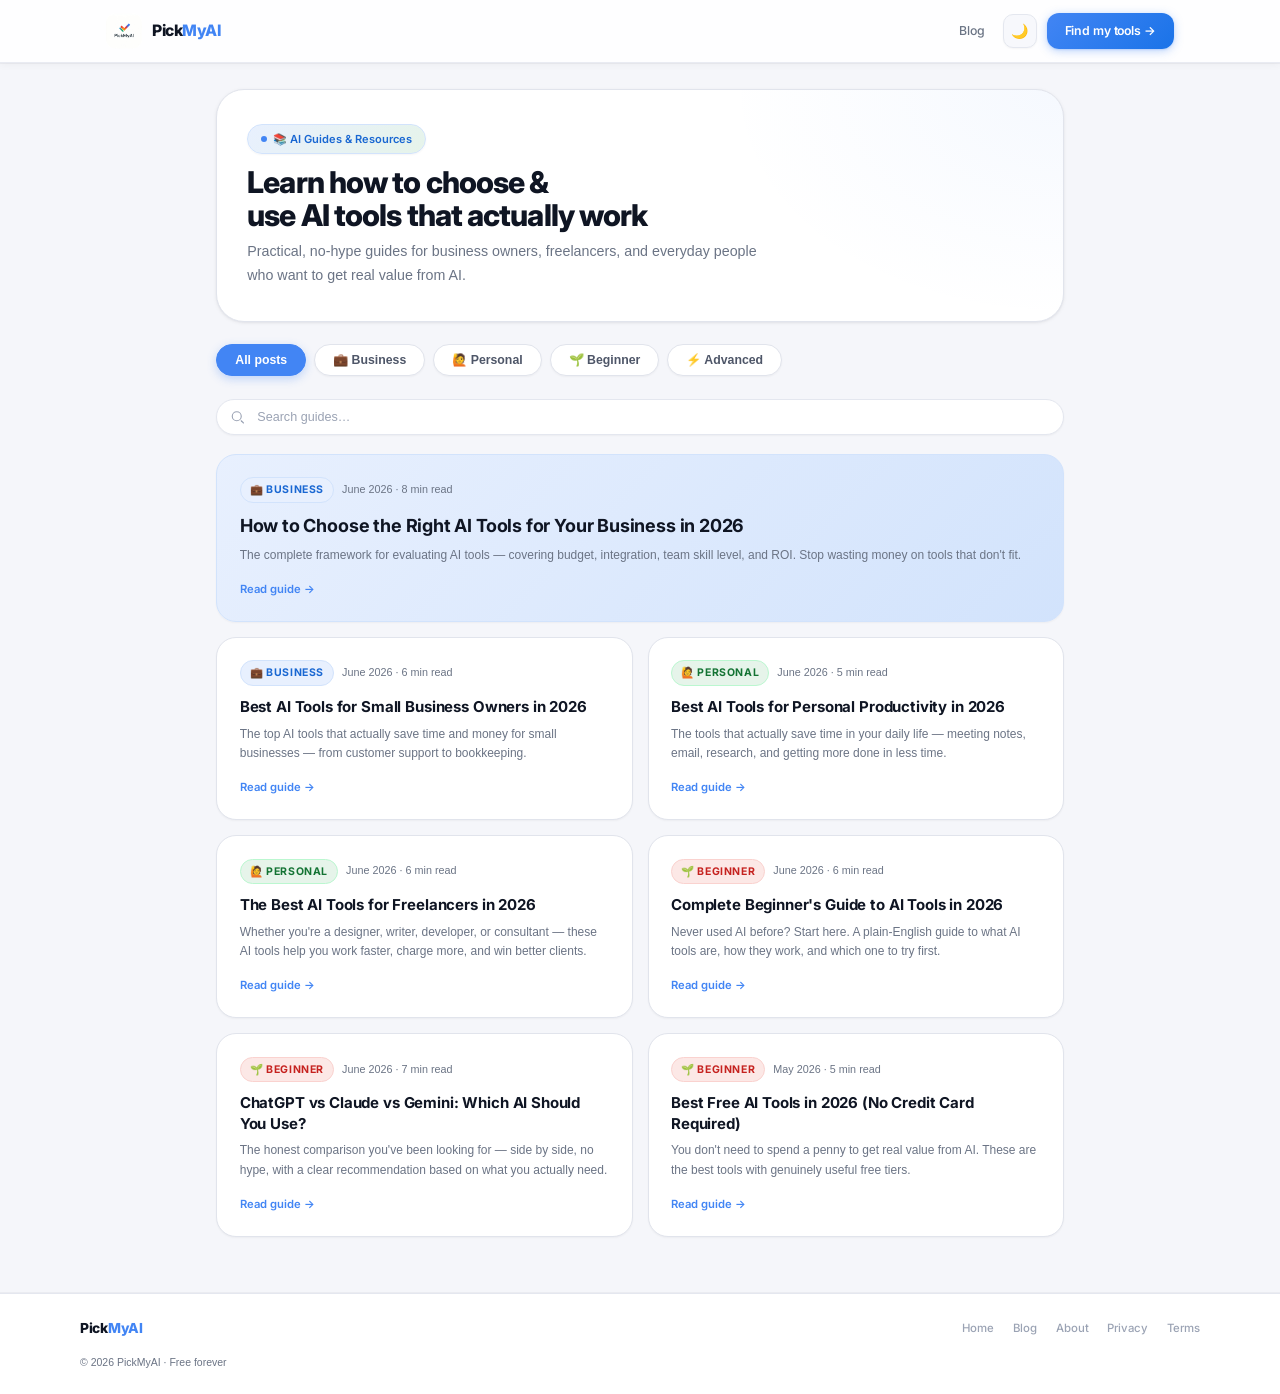
<file: blog/index.html>
<!DOCTYPE html>
<html lang="en">
<head>
<meta charset="UTF-8"/>
<meta name="viewport" content="width=device-width,initial-scale=1.0"/>
<title>AI Tools Blog — Business & Personal AI Guides | PickMyAI</title>
<meta name="description" content="Practical guides on choosing and using AI tools for business and personal productivity. Real advice, no hype."/>
<meta name="keywords" content="AI tools for business, best AI tools 2026, how to use AI, AI for productivity, AI for small business"/>
<link rel="canonical" href="https://pickmyai.vercel.app/blog/"/>
<meta property="og:title" content="AI Tools Blog — PickMyAI"/>
<meta property="og:description" content="Practical guides on choosing and using AI tools for business and personal productivity."/>
<meta property="og:type" content="website"/>
<link rel="preconnect" href="https://fonts.googleapis.com"/>
<link href="https://fonts.googleapis.com/css2?family=Inter:wght@300;400;500;600;700;800&family=JetBrains+Mono:wght@400;500&display=swap" rel="stylesheet"/>
<link rel="stylesheet" href="../css/style.min.css"/>
<style>
.blog-hero{background:var(--white);border:1px solid var(--gray-200);border-radius:var(--radius-2xl);padding:2.25rem 2rem;margin-bottom:1.5rem;}
.blog-hero h1{font-size:clamp(1.5rem,3vw,2rem);font-weight:800;color:var(--gray-900);letter-spacing:-0.03em;margin-bottom:0.5rem}
.blog-hero p{font-size:0.95rem;color:var(--gray-500);max-width:520px;line-height:1.65}
.cat-tabs{display:flex;gap:8px;margin-bottom:1.5rem;flex-wrap:wrap}
.cat-tab{padding:8px 18px;border-radius:100px;font-size:0.82rem;font-weight:600;cursor:pointer;border:1.5px solid var(--gray-200);background:var(--white);color:var(--gray-600);transition:all 0.15s var(--ease)}
.cat-tab:hover{border-color:var(--brand);color:var(--brand)}
.cat-tab.active{background:var(--brand);color:#fff;border-color:var(--brand)}
.posts-grid{display:grid;grid-template-columns:repeat(auto-fill,minmax(300px,1fr));gap:1rem}
.post-card{background:var(--white);border:1px solid var(--gray-200);border-radius:var(--radius-xl);padding:1.5rem;box-shadow:var(--shadow-xs);transition:all 0.18s var(--ease);display:flex;flex-direction:column;text-decoration:none;color:inherit}
.post-card:hover{border-color:var(--brand);transform:translateY(-2px);box-shadow:var(--shadow-md);text-decoration:none}
.post-meta{display:flex;align-items:center;gap:8px;margin-bottom:0.75rem;flex-wrap:wrap}
.post-cat{font-size:0.7rem;font-weight:700;letter-spacing:0.06em;text-transform:uppercase;padding:3px 9px;border-radius:100px}
.cat-business{background:#e8f0fe;color:#1967d2}
.cat-personal{background:#e6f4ea;color:#137333}
.cat-beginner{background:#fce8e6;color:#c5221f}
.cat-advanced{background:#fef7e0;color:#b05a00}
.post-date{font-size:0.72rem;color:var(--gray-400)}
.post-title{font-size:1rem;font-weight:700;color:var(--gray-900);line-height:1.35;margin-bottom:0.5rem;letter-spacing:-0.01em}
.post-excerpt{font-size:0.8rem;color:var(--gray-500);line-height:1.6;flex:1;margin-bottom:1rem}
.post-read{font-size:0.75rem;font-weight:600;color:var(--brand);display:flex;align-items:center;gap:4px;margin-top:auto}
.post-card[data-cat="business"]{}.post-card[data-cat="personal"]{}
.post-card.hidden{display:none}
.featured-post{background:linear-gradient(135deg,var(--brand-light),var(--brand-mid));border:1.5px solid var(--brand-mid);grid-column:1/-1}
.featured-post .post-title{font-size:1.2rem}
</style>
<script>(function(){try{var ct=localStorage.getItem('pickmyai_color')||'google';var dt=localStorage.getItem('pickmyai_theme')||(window.matchMedia('(prefers-color-scheme: dark)').matches?'dark':'light');document.documentElement.setAttribute('data-theme-color',ct);document.documentElement.setAttribute('data-theme',dt);}catch(e){}})();</script>
<link rel="apple-touch-icon" href="/icons/logo.png"/>
<link rel="icon" type="image/png" href="/icons/logo.png"/>
</head>
<body>
<div class="reading-prog" id="reading-prog"></div>
<button class="back-top" id="back-top" aria-label="Back to top">↑</button>

<header class="site-header">
  <div class="header-inner">
    <a class="logo" href="/">
      <img src="/icons/logo.png" alt="PickMyAI" height="36" width="36" style="height:36px;width:36px;object-fit:contain;flex-shrink:0"/>
      <div class="logo-name">Pick<span>MyAI</span></div>
    </a>
    <div class="header-right">
      <a href="/blog" class="nav-link">Blog</a>
      <button class="theme-btn" id="theme-btn" aria-label="Toggle dark mode">🌙</button>
      <a href="/" class="btn-cta" style="text-decoration:none">Find my tools →</a>
    </div>
  </div>
</header>

<div class="page-wrap" style="max-width:900px">

  <div class="blog-hero">
    <div class="hero-badge" style="margin-bottom:0.75rem">📚 AI Guides & Resources</div>
    <h1>Learn how to choose &amp;<br>use AI tools that actually work</h1>
    <p>Practical, no-hype guides for business owners, freelancers, and everyday people who want to get real value from AI.</p>
  </div>

  <div class="cat-tabs">
    <button class="cat-tab active" onclick="filterPosts('all',this)">All posts</button>
    <button class="cat-tab" onclick="filterPosts('business',this)">💼 Business</button>
    <button class="cat-tab" onclick="filterPosts('personal',this)">🙋 Personal</button>
    <button class="cat-tab" onclick="filterPosts('beginner',this)">🌱 Beginner</button>
    <button class="cat-tab" onclick="filterPosts('advanced',this)">⚡ Advanced</button>
  </div>

  <div class="blog-search">
    <svg width="15" height="15" viewBox="0 0 20 20" fill="none"><circle cx="9" cy="9" r="6" stroke="currentColor" stroke-width="1.5"/><path d="M15 15l3 3" stroke="currentColor" stroke-width="1.5" stroke-linecap="round"/></svg>
    <input type="text" id="blog-search-input" placeholder="Search guides…"/>
  </div>

  <div class="posts-grid" id="posts-grid">

    <!-- FEATURED -->
    <a class="post-card featured-post" href="how-to-choose-ai-tools-for-business" data-cat="business">
      <div class="post-meta">
        <span class="post-cat cat-business">💼 Business</span>
        <span class="post-date">June 2026 · 8 min read</span>
      </div>
      <div class="post-title">How to Choose the Right AI Tools for Your Business in 2026</div>
      <div class="post-excerpt">The complete framework for evaluating AI tools — covering budget, integration, team skill level, and ROI. Stop wasting money on tools that don't fit.</div>
      <div class="post-read">Read guide →</div>
    </a>

    <!-- BUSINESS -->
    <a class="post-card" href="best-ai-tools-small-business" data-cat="business">
      <div class="post-meta"><span class="post-cat cat-business">💼 Business</span><span class="post-date">June 2026 · 6 min read</span></div>
      <div class="post-title">Best AI Tools for Small Business Owners in 2026</div>
      <div class="post-excerpt">The top AI tools that actually save time and money for small businesses — from customer support to bookkeeping.</div>
      <div class="post-read">Read guide →</div>
    </a>

    <!-- PERSONAL -->
    <a class="post-card" href="best-ai-tools-personal-productivity" data-cat="personal">
      <div class="post-meta"><span class="post-cat cat-personal">🙋 Personal</span><span class="post-date">June 2026 · 5 min read</span></div>
      <div class="post-title">Best AI Tools for Personal Productivity in 2026</div>
      <div class="post-excerpt">The tools that actually save time in your daily life — meeting notes, email, research, and getting more done in less time.</div>
      <div class="post-read">Read guide →</div>
    </a>

    <a class="post-card" href="ai-tools-freelancers" data-cat="personal">
      <div class="post-meta"><span class="post-cat cat-personal">🙋 Personal</span><span class="post-date">June 2026 · 6 min read</span></div>
      <div class="post-title">The Best AI Tools for Freelancers in 2026</div>
      <div class="post-excerpt">Whether you're a designer, writer, developer, or consultant — these AI tools help you work faster, charge more, and win better clients.</div>
      <div class="post-read">Read guide →</div>
    </a>

    <!-- BEGINNER -->
    <a class="post-card" href="ai-tools-beginners-guide" data-cat="beginner">
      <div class="post-meta"><span class="post-cat cat-beginner">🌱 Beginner</span><span class="post-date">June 2026 · 6 min read</span></div>
      <div class="post-title">Complete Beginner's Guide to AI Tools in 2026</div>
      <div class="post-excerpt">Never used AI before? Start here. A plain-English guide to what AI tools are, how they work, and which one to try first.</div>
      <div class="post-read">Read guide →</div>
    </a>

    <a class="post-card" href="chatgpt-vs-claude-vs-gemini" data-cat="beginner">
      <div class="post-meta"><span class="post-cat cat-beginner">🌱 Beginner</span><span class="post-date">June 2026 · 7 min read</span></div>
      <div class="post-title">ChatGPT vs Claude vs Gemini: Which AI Should You Use?</div>
      <div class="post-excerpt">The honest comparison you've been looking for — side by side, no hype, with a clear recommendation based on what you actually need.</div>
      <div class="post-read">Read guide →</div>
    </a>

    <a class="post-card" href="free-ai-tools-2026" data-cat="beginner">
      <div class="post-meta"><span class="post-cat cat-beginner">🌱 Beginner</span><span class="post-date">May 2026 · 5 min read</span></div>
      <div class="post-title">Best Free AI Tools in 2026 (No Credit Card Required)</div>
      <div class="post-excerpt">You don't need to spend a penny to get real value from AI. These are the best tools with genuinely useful free tiers.</div>
      <div class="post-read">Read guide →</div>
    </a>

  </div>
</div>

<footer class="site-footer">
  <div class="footer-inner">
    <div class="footer-logo">Pick<span>MyAI</span></div>
    <div class="footer-links">
      <a href="/">Home</a>
      <a href="/blog">Blog</a>
      <a href="/about">About</a>
      <a href="/privacy">Privacy</a>
      <a href="/terms">Terms</a>
    </div>
    <div class="footer-copy">© 2026 PickMyAI · Free forever</div>
  </div>
</footer>

<script src="../js/main.min.js" defer></script>
<script>
function filterPosts(cat, btn) {
  document.querySelectorAll('.cat-tab').forEach(t => t.classList.remove('active'));
  btn.classList.add('active');
  document.querySelectorAll('.post-card').forEach(card => {
    if (cat === 'all' || card.dataset.cat === cat) {
      card.classList.remove('hidden');
    } else {
      card.classList.add('hidden');
    }
  });
}
</script>
</body>
</html>
</file>
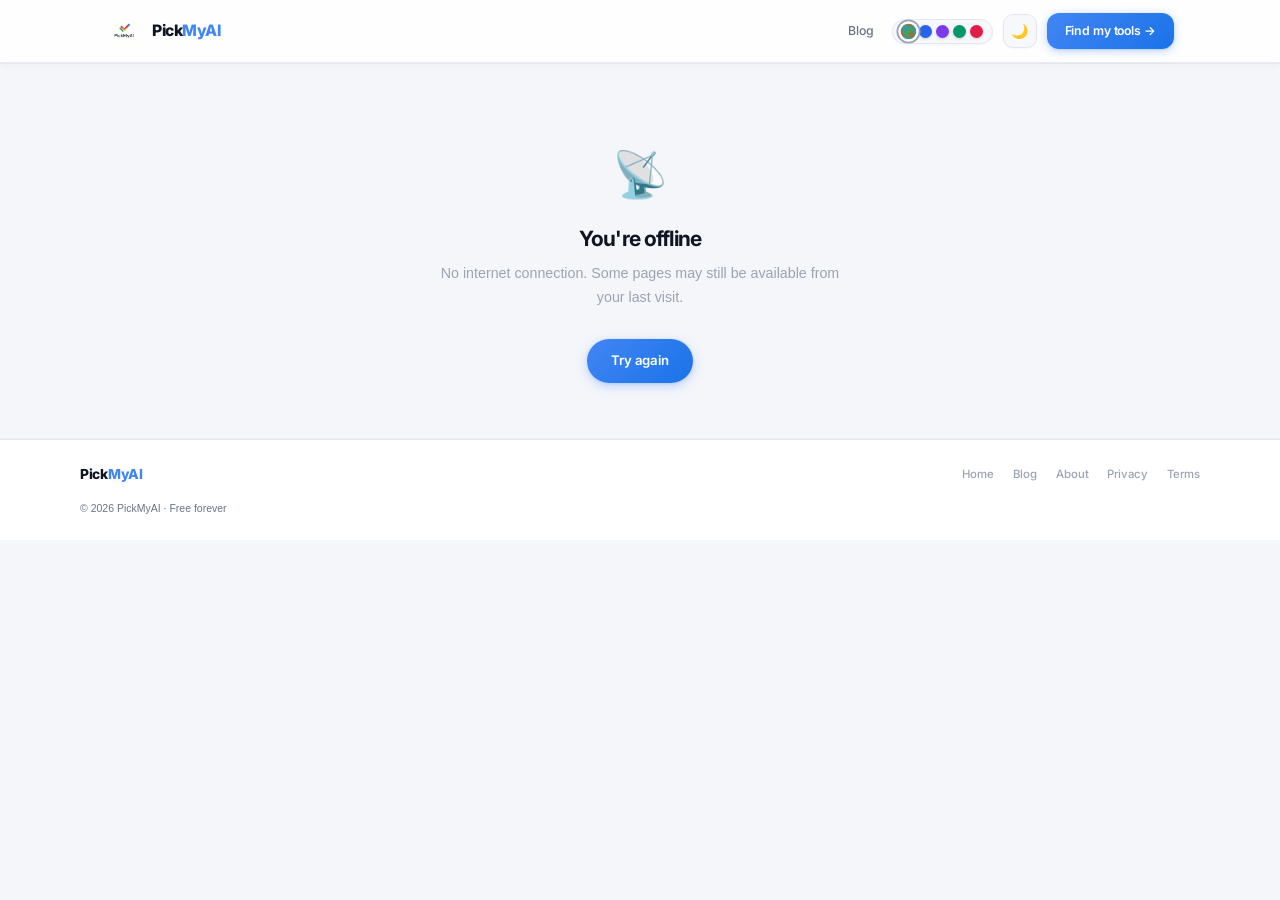
<file: offline.html>
<!DOCTYPE html>
<html lang="en">
<head>
<meta charset="UTF-8"/><meta name="viewport" content="width=device-width,initial-scale=1.0"/>
<title>You're Offline — PickMyAI</title>
<meta name="description" content="No internet connection."/>
<link rel="canonical" href="https://pickmyai.vercel.app/offline"/>
<meta property="og:title" content="Offline — PickMyAI"/>
<meta property="og:description" content="No internet connection detected."/>
<link rel="preconnect" href="https://fonts.googleapis.com"/>
<link href="https://fonts.googleapis.com/css2?family=Inter:wght@300;400;500;600;700;800&family=JetBrains+Mono:wght@400;500&display=swap" rel="stylesheet"/>
<link rel="stylesheet" href="/css/style.min.css"/>
<script>(function(){try{var ct=localStorage.getItem('pickmyai_color')||'google';var dt=localStorage.getItem('pickmyai_theme')||(window.matchMedia('(prefers-color-scheme: dark)').matches?'dark':'light');document.documentElement.setAttribute('data-theme-color',ct);document.documentElement.setAttribute('data-theme',dt);}catch(e){}})();</script>
<link rel="apple-touch-icon" href="/icons/logo.png"/>
<link rel="icon" type="image/png" href="/icons/logo.png"/>
</head>
<body>
<header class="site-header">
  <div class="header-inner">
    <a class="logo" href="/">
      <img src="/icons/logo.png" alt="PickMyAI" height="36" width="36" style="height:36px;width:36px;object-fit:contain;flex-shrink:0"/>
      <div class="logo-name">Pick<span>MyAI</span></div>
    </a>
    <div class="header-right">
      <a href="/blog" class="nav-link">Blog</a>
      <div class="color-switcher" id="color-switcher" title="Change colour theme">
        <button class="color-dot" data-color="google" style="background:linear-gradient(135deg,#4285f4 0%,#34a853 50%,#ea4335 100%)" title="Google" onclick="setColor('google')"></button>
        <button class="color-dot" data-color="ocean" style="background:#2563eb" title="Ocean" onclick="setColor('ocean')"></button>
        <button class="color-dot" data-color="violet" style="background:#7c3aed" title="Violet" onclick="setColor('violet')"></button>
        <button class="color-dot" data-color="forest" style="background:#059669" title="Forest" onclick="setColor('forest')"></button>
        <button class="color-dot" data-color="rose" style="background:#e11d48" title="Rose" onclick="setColor('rose')"></button>
      </div>
      <button class="theme-btn" id="theme-btn" aria-label="Toggle dark mode">🌙</button>
      <a href="/" class="btn-cta" style="text-decoration:none">Find my tools →</a>
    </div>
  </div>
</header>
<div class="page-wrap" style="text-align:center;padding-top:5rem;max-width:480px">
  <div style="font-size:3rem;margin-bottom:1rem">📡</div>
  <h1 style="font-size:1.4rem;font-weight:700;color:var(--gray-900);margin-bottom:0.75rem">You're offline</h1>
  <p style="color:var(--gray-400);margin-bottom:2rem;line-height:1.65;font-size:0.95rem">No internet connection. Some pages may still be available from your last visit.</p>
  <a href="/" class="btn btn-primary">Try again</a>
</div>
<script src="/js/main.min.js" defer></script>
<footer class="site-footer">
  <div class="footer-inner">
    <div class="footer-logo">Pick<span>MyAI</span></div>
    <div class="footer-links">
      <a href="/">Home</a>
      <a href="/blog">Blog</a>
      <a href="/about">About</a>
      <a href="/privacy">Privacy</a>
      <a href="/terms">Terms</a>
    </div>
    <div class="footer-copy">© 2026 PickMyAI · Free forever</div>
  </div>
</footer>
</body></html>
</file>
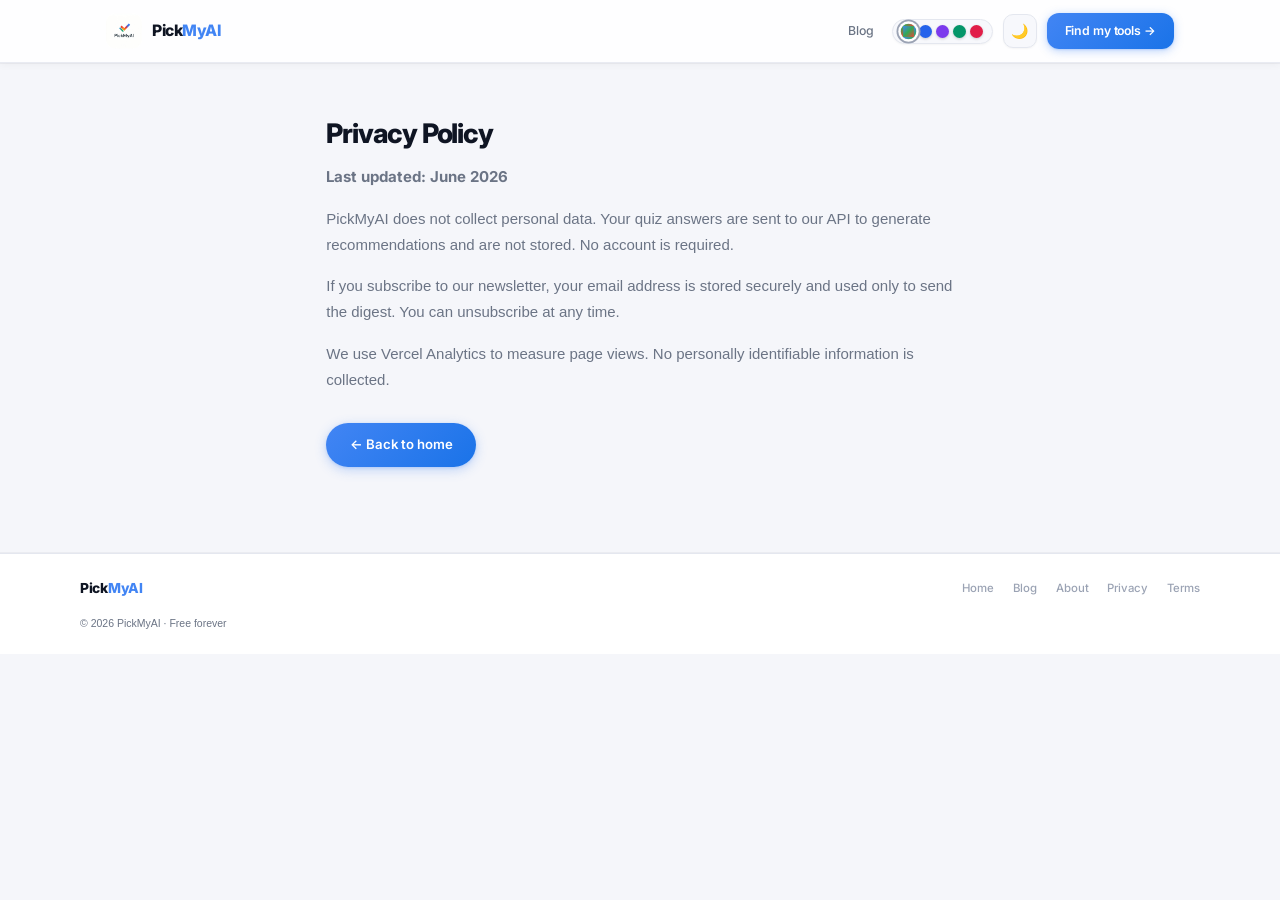
<file: privacy.html>
<!DOCTYPE html><html lang="en"><head><meta charset="UTF-8"/><meta name="viewport" content="width=device-width,initial-scale=1.0"/>
<title>Privacy Policy — PickMyAI</title>
<meta name="description" content="PickMyAI privacy policy. We do not collect personal data and your quiz answers are never stored."/>
<link rel="canonical" href="https://pickmyai.vercel.app/privacy"/>
<meta property="og:title" content="Privacy Policy — PickMyAI"/>
<meta property="og:description" content="PickMyAI privacy policy. We do not collect personal data. Your quiz answers are not stored."/>
<meta property="og:type" content="website"/>
<link rel="preconnect" href="https://fonts.googleapis.com"/>
<link href="https://fonts.googleapis.com/css2?family=Inter:wght@300;400;500;600;700;800&family=JetBrains+Mono:wght@400;500&display=swap" rel="stylesheet"/>
<link rel="stylesheet" href="css/style.min.css"/>
<script>(function(){try{var ct=localStorage.getItem('pickmyai_color')||'violet';var dt=localStorage.getItem('pickmyai_theme')||(window.matchMedia('(prefers-color-scheme: dark)').matches?'dark':'light');document.documentElement.setAttribute('data-theme-color',ct);document.documentElement.setAttribute('data-theme',dt);}catch(e){}})();</script>
<link rel="apple-touch-icon" href="/icons/logo.png"/>
<link rel="icon" type="image/png" href="/icons/logo.png"/>
</head><body>
<button class="back-top" id="back-top" aria-label="Back to top">↑</button>
<header class="site-header">
  <div class="header-inner">
    <a class="logo" href="/">
      <img src="/icons/logo.png" alt="PickMyAI" height="36" width="36" style="height:36px;width:36px;object-fit:contain;flex-shrink:0"/>
      <div class="logo-name">Pick<span>MyAI</span></div>
    </a>
    <div class="header-right">
      <a href="/blog" class="nav-link">Blog</a>
      <div class="color-switcher" id="color-switcher" title="Change colour theme">
        <button class="color-dot" data-color="google" style="background:linear-gradient(135deg,#4285f4 0%,#34a853 50%,#ea4335 100%)" title="Google" onclick="setColor('google')"></button>
        <button class="color-dot" data-color="ocean" style="background:#2563eb" title="Ocean" onclick="setColor('ocean')"></button>
        <button class="color-dot" data-color="violet" style="background:#7c3aed" title="Violet" onclick="setColor('violet')"></button>
        <button class="color-dot" data-color="forest" style="background:#059669" title="Forest" onclick="setColor('forest')"></button>
        <button class="color-dot" data-color="rose" style="background:#e11d48" title="Rose" onclick="setColor('rose')"></button>
      </div>
      <button class="theme-btn" id="theme-btn" aria-label="Toggle dark mode">🌙</button>
      <a href="/" class="btn-cta" style="text-decoration:none">Find my tools →</a>
    </div>
  </div>
</header>
<div class="page-wrap" style="max-width:680px">
<div style="padding:2rem 0">
<h1 style="font-size:1.8rem;margin-bottom:1rem">Privacy Policy</h1>
<p style="color:var(--gray-500);line-height:1.75;margin-bottom:1rem"><strong>Last updated: June 2026</strong></p>
<p style="color:var(--gray-500);line-height:1.75;margin-bottom:1rem">PickMyAI does not collect personal data. Your quiz answers are sent to our API to generate recommendations and are not stored. No account is required.</p>
<p style="color:var(--gray-500);line-height:1.75;margin-bottom:1rem">If you subscribe to our newsletter, your email address is stored securely and used only to send the digest. You can unsubscribe at any time.</p>
<p style="color:var(--gray-500);line-height:1.75;margin-bottom:1rem">We use Vercel Analytics to measure page views. No personally identifiable information is collected.</p>
<a href="/" class="btn btn-primary" style="display:inline-flex;margin-top:1rem">← Back to home</a>
</div>
</div>
<footer class="site-footer">
  <div class="footer-inner">
    <div class="footer-logo">Pick<span>MyAI</span></div>
    <div class="footer-links">
      <a href="/">Home</a>
      <a href="/blog">Blog</a>
      <a href="/about">About</a>
      <a href="/privacy">Privacy</a>
      <a href="/terms">Terms</a>
    </div>
    <div class="footer-copy">© 2026 PickMyAI · Free forever</div>
  </div>
</footer>
<script src="js/main.min.js" defer></script></body></html>
</file>
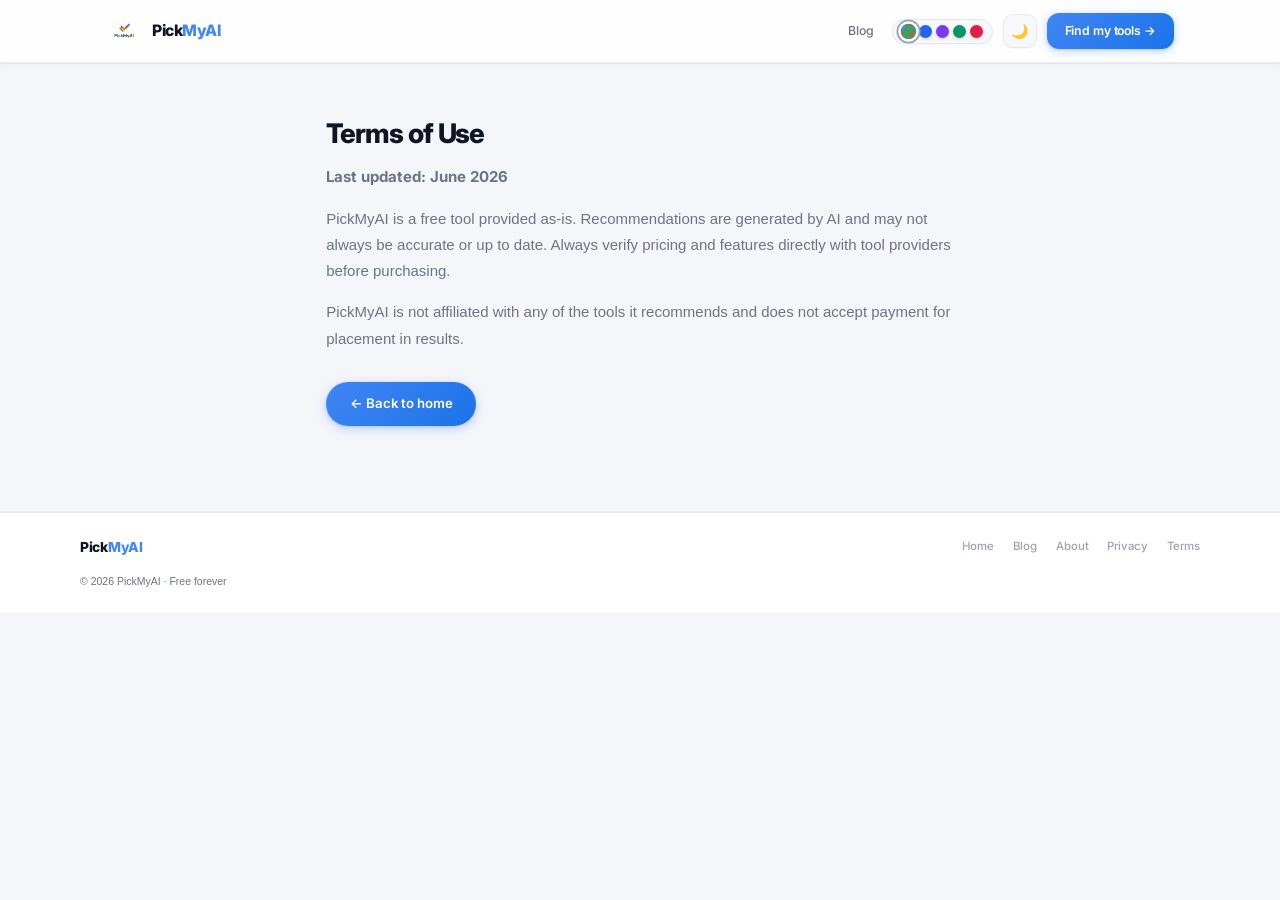
<file: terms.html>
<!DOCTYPE html><html lang="en"><head><meta charset="UTF-8"/><meta name="viewport" content="width=device-width,initial-scale=1.0"/>
<title>Terms of Use — PickMyAI</title>
<meta name="description" content="PickMyAI terms of use. A free tool provided as-is, with AI-generated recommendations."/>
<link rel="canonical" href="https://pickmyai.vercel.app/terms"/>
<meta property="og:title" content="Terms of Use — PickMyAI"/>
<meta property="og:description" content="PickMyAI terms of use. Free tool provided as-is. Recommendations generated by AI."/>
<meta property="og:type" content="website"/>
<link rel="preconnect" href="https://fonts.googleapis.com"/>
<link href="https://fonts.googleapis.com/css2?family=Inter:wght@300;400;500;600;700;800&family=JetBrains+Mono:wght@400;500&display=swap" rel="stylesheet"/>
<link rel="stylesheet" href="css/style.min.css"/>
<script>(function(){try{var ct=localStorage.getItem('pickmyai_color')||'violet';var dt=localStorage.getItem('pickmyai_theme')||(window.matchMedia('(prefers-color-scheme: dark)').matches?'dark':'light');document.documentElement.setAttribute('data-theme-color',ct);document.documentElement.setAttribute('data-theme',dt);}catch(e){}})();</script>
<link rel="apple-touch-icon" href="/icons/logo.png"/>
<link rel="icon" type="image/png" href="/icons/logo.png"/>
</head><body>
<button class="back-top" id="back-top" aria-label="Back to top">↑</button>
<header class="site-header">
  <div class="header-inner">
    <a class="logo" href="/">
      <img src="/icons/logo.png" alt="PickMyAI" height="36" width="36" style="height:36px;width:36px;object-fit:contain;flex-shrink:0"/>
      <div class="logo-name">Pick<span>MyAI</span></div>
    </a>
    <div class="header-right">
      <a href="/blog" class="nav-link">Blog</a>
      <div class="color-switcher" id="color-switcher" title="Change colour theme">
        <button class="color-dot" data-color="google" style="background:linear-gradient(135deg,#4285f4 0%,#34a853 50%,#ea4335 100%)" title="Google" onclick="setColor('google')"></button>
        <button class="color-dot" data-color="ocean" style="background:#2563eb" title="Ocean" onclick="setColor('ocean')"></button>
        <button class="color-dot" data-color="violet" style="background:#7c3aed" title="Violet" onclick="setColor('violet')"></button>
        <button class="color-dot" data-color="forest" style="background:#059669" title="Forest" onclick="setColor('forest')"></button>
        <button class="color-dot" data-color="rose" style="background:#e11d48" title="Rose" onclick="setColor('rose')"></button>
      </div>
      <button class="theme-btn" id="theme-btn" aria-label="Toggle dark mode">🌙</button>
      <a href="/" class="btn-cta" style="text-decoration:none">Find my tools →</a>
    </div>
  </div>
</header>
<div class="page-wrap" style="max-width:680px">
<div style="padding:2rem 0">
<h1 style="font-size:1.8rem;margin-bottom:1rem">Terms of Use</h1>
<p style="color:var(--gray-500);line-height:1.75;margin-bottom:1rem"><strong>Last updated: June 2026</strong></p>
<p style="color:var(--gray-500);line-height:1.75;margin-bottom:1rem">PickMyAI is a free tool provided as-is. Recommendations are generated by AI and may not always be accurate or up to date. Always verify pricing and features directly with tool providers before purchasing.</p>
<p style="color:var(--gray-500);line-height:1.75;margin-bottom:1rem">PickMyAI is not affiliated with any of the tools it recommends and does not accept payment for placement in results.</p>
<a href="/" class="btn btn-primary" style="display:inline-flex;margin-top:1rem">← Back to home</a>
</div>
</div>
<footer class="site-footer">
  <div class="footer-inner">
    <div class="footer-logo">Pick<span>MyAI</span></div>
    <div class="footer-links">
      <a href="/">Home</a>
      <a href="/blog">Blog</a>
      <a href="/about">About</a>
      <a href="/privacy">Privacy</a>
      <a href="/terms">Terms</a>
    </div>
    <div class="footer-copy">© 2026 PickMyAI · Free forever</div>
  </div>
</footer>
<script src="js/main.min.js" defer></script></body></html>
</file>
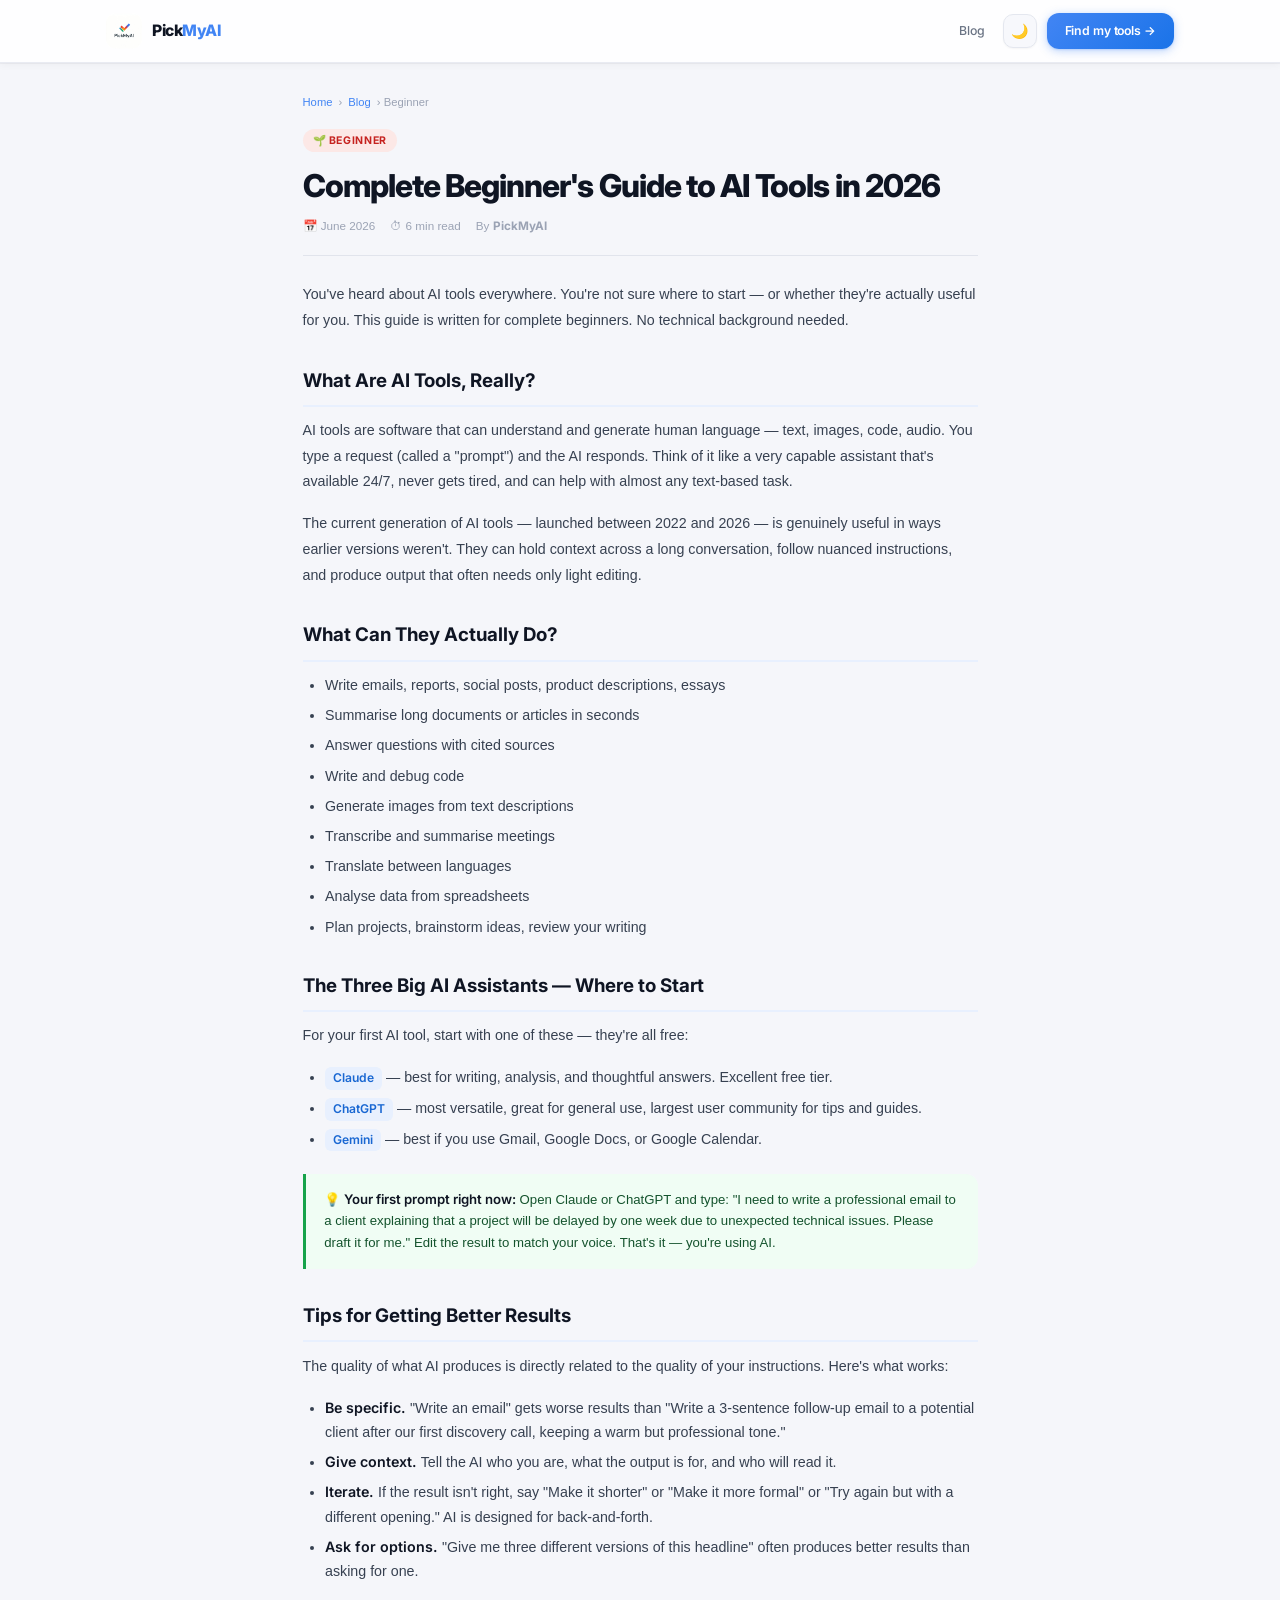
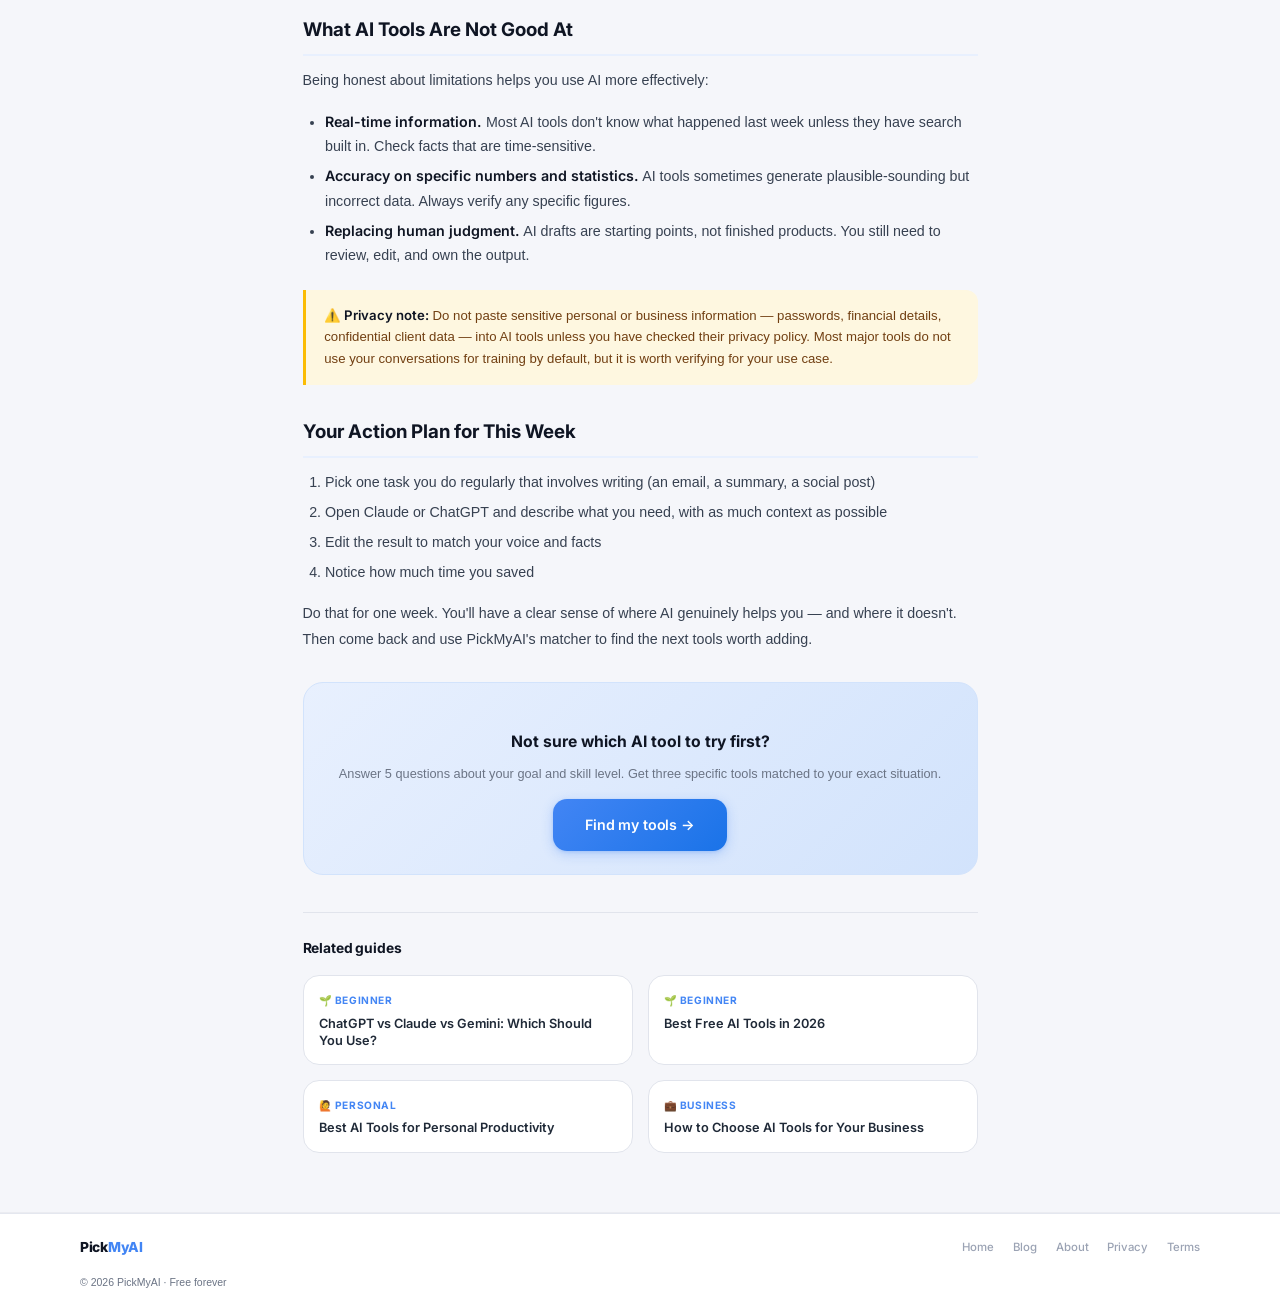
<file: blog/ai-tools-beginners-guide.html>
<!DOCTYPE html>
<html lang="en">
<head>
<meta charset="UTF-8"/><meta name="viewport" content="width=device-width,initial-scale=1.0"/>
<title>Complete Beginner's Guide to AI Tools in 2026 | PickMyAI</title>
<meta name="description" content="Never used AI before? Start here. A plain-English guide to what AI tools are, how they work, and which one to try first."/>
<meta name="keywords" content="AI tools for beginners, how to use AI, getting started with AI, best AI tools to try first 2026"/>
<link rel="canonical" href="https://pickmyai.vercel.app/blog/ai-tools-beginners-guide.html"/>
<meta property="og:title" content="Complete Beginner's Guide to AI Tools in 2026"/><meta property="og:description" content="Never used AI before? Start here."/><meta property="og:type" content="article"/>
<script type="application/ld+json">{"@context":"https://schema.org","@type":"Article","headline":"Complete Beginner Guide to AI Tools in 2026","author":{"@type":"Organization","name":"PickMyAI"},"datePublished":"2026-06-01"}</script>
<link rel="preconnect" href="https://fonts.googleapis.com"/>
<link href="https://fonts.googleapis.com/css2?family=Inter:wght@300;400;500;600;700;800&family=JetBrains+Mono:wght@400;500&display=swap" rel="stylesheet"/>
<link rel="stylesheet" href="../css/style.min.css"/>
<style>
.blog-wrap{max-width:720px;margin:0 auto;padding:2rem 1.5rem}
.post-breadcrumb{font-size:0.75rem;color:var(--gray-400);margin-bottom:1rem;display:flex;align-items:center;gap:6px}
.post-breadcrumb a{color:var(--brand)}
.post-cat-badge{font-size:0.7rem;font-weight:700;letter-spacing:0.06em;text-transform:uppercase;padding:3px 10px;border-radius:100px;display:inline-block;margin-bottom:1rem;background:#fce8e6;color:#c5221f}
.post-h1{font-size:clamp(1.6rem,3.5vw,2.1rem);font-weight:800;color:var(--gray-900);letter-spacing:-0.03em;line-height:1.2;margin-bottom:0.75rem}
.post-meta-bar{display:flex;align-items:center;gap:1rem;font-size:0.78rem;color:var(--gray-400);flex-wrap:wrap;padding-bottom:1.25rem;border-bottom:1px solid var(--gray-200);margin-bottom:1.75rem}
.post-body{font-size:0.95rem;color:var(--gray-700);line-height:1.8}
.post-body h2{font-size:1.25rem;font-weight:700;color:var(--gray-900);margin:2rem 0 0.75rem;padding-bottom:0.5rem;border-bottom:2px solid var(--brand-light)}
.post-body h3{font-size:1rem;font-weight:700;color:var(--gray-800);margin:1.5rem 0 0.5rem}
.post-body p{margin-bottom:1.1rem}
.post-body ul,.post-body ol{margin:0 0 1.1rem 1.5rem}
.post-body li{margin-bottom:0.4rem;line-height:1.7}
.post-body strong{color:var(--gray-900);font-weight:600}
.callout{background:var(--brand-light);border-left:3px solid var(--brand);border-radius:0 var(--radius) var(--radius) 0;padding:1rem 1.25rem;margin:1.5rem 0;font-size:0.88rem;color:var(--brand-text);line-height:1.65}
.tip-box{background:var(--green-light);border-left:3px solid var(--green);border-radius:0 var(--radius) var(--radius) 0;padding:1rem 1.25rem;margin:1.5rem 0;font-size:0.88rem;color:#14532d;line-height:1.65}
.warn-box{background:#fef7e0;border-left:3px solid #fbbc04;border-radius:0 var(--radius) var(--radius) 0;padding:1rem 1.25rem;margin:1.5rem 0;font-size:0.88rem;color:#713f12;line-height:1.65}
.tool-mention{display:inline-flex;align-items:center;background:var(--brand-light);color:var(--brand-text);padding:1px 8px;border-radius:6px;font-size:0.85em;font-weight:600;text-decoration:none}
.tool-mention:hover{background:var(--brand);color:#fff;text-decoration:none}
.post-cta{background:linear-gradient(135deg,var(--brand-light),var(--brand-mid));border:1.5px solid var(--brand-mid);border-radius:var(--radius-xl);padding:1.5rem;text-align:center;margin:2rem 0}
.post-cta h3{font-size:1.05rem;font-weight:700;color:var(--gray-900);margin-bottom:0.5rem}
.post-cta p{font-size:0.85rem;color:var(--gray-500);margin-bottom:1rem;line-height:1.6}
.related-posts{margin-top:2.5rem;padding-top:1.5rem;border-top:1px solid var(--gray-200)}
.related-grid{display:grid;grid-template-columns:1fr 1fr;gap:1rem;margin-top:1rem}
.related-card{background:var(--white);border:1px solid var(--gray-200);border-radius:var(--radius-lg);padding:1rem;text-decoration:none;color:inherit;transition:all 0.15s;display:block}
.related-card:hover{border-color:var(--brand);transform:translateY(-1px);box-shadow:var(--shadow);text-decoration:none}
.related-cat{font-size:0.68rem;font-weight:700;letter-spacing:0.06em;text-transform:uppercase;color:var(--brand);margin-bottom:5px}
.related-title{font-size:0.85rem;font-weight:600;color:var(--gray-800);line-height:1.35}
@media(max-width:600px){.related-grid{grid-template-columns:1fr}.blog-wrap{padding:1rem}}
</style>
<script>(function(){try{var ct=localStorage.getItem('pickmyai_color')||'google';var dt=localStorage.getItem('pickmyai_theme')||(window.matchMedia('(prefers-color-scheme: dark)').matches?'dark':'light');document.documentElement.setAttribute('data-theme-color',ct);document.documentElement.setAttribute('data-theme',dt);}catch(e){}})();</script>
<link rel="apple-touch-icon" href="/icons/logo.png"/>
<link rel="icon" type="image/png" href="/icons/logo.png"/>
</head>
<body>
<div class="reading-prog" id="reading-prog"></div>
<button class="back-top" id="back-top" aria-label="Back to top">↑</button>
<header class="site-header">
  <div class="header-inner">
    <a class="logo" href="/">
      <img src="/icons/logo.png" alt="PickMyAI" height="36" width="36" style="height:36px;width:36px;object-fit:contain;flex-shrink:0"/>
      <div class="logo-name">Pick<span>MyAI</span></div>
    </a>
    <div class="header-right">
      <a href="/blog" class="nav-link">Blog</a>
      <button class="theme-btn" id="theme-btn" aria-label="Toggle dark mode">🌙</button>
      <a href="/" class="btn-cta" style="text-decoration:none">Find my tools →</a>
    </div>
  </div>
</header>

<div class="blog-wrap">
<div class="post-breadcrumb"><a href="/">Home</a> › <a href="/blog">Blog</a> › Beginner</div>
<div class="post-cat-badge">🌱 Beginner</div>
<h1 class="post-h1">Complete Beginner's Guide to AI Tools in 2026</h1>
<div class="post-meta-bar"><span>📅 June 2026</span><span>⏱ 6 min read</span><span>By <strong>PickMyAI</strong></span></div>

<div class="post-body">

<p>You've heard about AI tools everywhere. You're not sure where to start — or whether they're actually useful for you. This guide is written for complete beginners. No technical background needed.</p>

<h2>What Are AI Tools, Really?</h2>
<p>AI tools are software that can understand and generate human language — text, images, code, audio. You type a request (called a "prompt") and the AI responds. Think of it like a very capable assistant that's available 24/7, never gets tired, and can help with almost any text-based task.</p>
<p>The current generation of AI tools — launched between 2022 and 2026 — is genuinely useful in ways earlier versions weren't. They can hold context across a long conversation, follow nuanced instructions, and produce output that often needs only light editing.</p>

<h2>What Can They Actually Do?</h2>
<ul>
  <li>Write emails, reports, social posts, product descriptions, essays</li>
  <li>Summarise long documents or articles in seconds</li>
  <li>Answer questions with cited sources</li>
  <li>Write and debug code</li>
  <li>Generate images from text descriptions</li>
  <li>Transcribe and summarise meetings</li>
  <li>Translate between languages</li>
  <li>Analyse data from spreadsheets</li>
  <li>Plan projects, brainstorm ideas, review your writing</li>
</ul>

<h2>The Three Big AI Assistants — Where to Start</h2>
<p>For your first AI tool, start with one of these — they're all free:</p>
<ul>
  <li><strong><a class="tool-mention" href="https://claude.ai" target="_blank">Claude</a></strong> — best for writing, analysis, and thoughtful answers. Excellent free tier.</li>
  <li><strong><a class="tool-mention" href="https://chat.openai.com" target="_blank">ChatGPT</a></strong> — most versatile, great for general use, largest user community for tips and guides.</li>
  <li><strong><a class="tool-mention" href="https://gemini.google.com" target="_blank">Gemini</a></strong> — best if you use Gmail, Google Docs, or Google Calendar.</li>
</ul>

<div class="tip-box">💡 <strong>Your first prompt right now:</strong> Open Claude or ChatGPT and type: "I need to write a professional email to a client explaining that a project will be delayed by one week due to unexpected technical issues. Please draft it for me." Edit the result to match your voice. That's it — you're using AI.</div>

<h2>Tips for Getting Better Results</h2>
<p>The quality of what AI produces is directly related to the quality of your instructions. Here's what works:</p>
<ul>
  <li><strong>Be specific.</strong> "Write an email" gets worse results than "Write a 3-sentence follow-up email to a potential client after our first discovery call, keeping a warm but professional tone."</li>
  <li><strong>Give context.</strong> Tell the AI who you are, what the output is for, and who will read it.</li>
  <li><strong>Iterate.</strong> If the result isn't right, say "Make it shorter" or "Make it more formal" or "Try again but with a different opening." AI is designed for back-and-forth.</li>
  <li><strong>Ask for options.</strong> "Give me three different versions of this headline" often produces better results than asking for one.</li>
</ul>

<h2>What AI Tools Are Not Good At</h2>
<p>Being honest about limitations helps you use AI more effectively:</p>
<ul>
  <li><strong>Real-time information.</strong> Most AI tools don't know what happened last week unless they have search built in. Check facts that are time-sensitive.</li>
  <li><strong>Accuracy on specific numbers and statistics.</strong> AI tools sometimes generate plausible-sounding but incorrect data. Always verify any specific figures.</li>
  <li><strong>Replacing human judgment.</strong> AI drafts are starting points, not finished products. You still need to review, edit, and own the output.</li>
</ul>

<div class="warn-box">⚠️ <strong>Privacy note:</strong> Do not paste sensitive personal or business information — passwords, financial details, confidential client data — into AI tools unless you have checked their privacy policy. Most major tools do not use your conversations for training by default, but it is worth verifying for your use case.</div>

<h2>Your Action Plan for This Week</h2>
<ol>
  <li>Pick one task you do regularly that involves writing (an email, a summary, a social post)</li>
  <li>Open Claude or ChatGPT and describe what you need, with as much context as possible</li>
  <li>Edit the result to match your voice and facts</li>
  <li>Notice how much time you saved</li>
</ol>
<p>Do that for one week. You'll have a clear sense of where AI genuinely helps you — and where it doesn't. Then come back and use PickMyAI's matcher to find the next tools worth adding.</p>

<div class="post-cta">
  <h3>Not sure which AI tool to try first?</h3>
  <p>Answer 5 questions about your goal and skill level. Get three specific tools matched to your exact situation.</p>
  <a href="/" class="btn btn-primary btn-lg">Find my tools →</a>
</div>

<div class="related-posts">
  <div class="section-title">Related guides</div>
  <div class="related-grid">
    <a class="related-card" href="chatgpt-vs-claude-vs-gemini"><div class="related-cat">🌱 Beginner</div><div class="related-title">ChatGPT vs Claude vs Gemini: Which Should You Use?</div></a>
    <a class="related-card" href="free-ai-tools-2026"><div class="related-cat">🌱 Beginner</div><div class="related-title">Best Free AI Tools in 2026</div></a>
    <a class="related-card" href="best-ai-tools-personal-productivity"><div class="related-cat">🙋 Personal</div><div class="related-title">Best AI Tools for Personal Productivity</div></a>
    <a class="related-card" href="how-to-choose-ai-tools-for-business"><div class="related-cat">💼 Business</div><div class="related-title">How to Choose AI Tools for Your Business</div></a>
  </div>
</div>

</div>
</div>

<footer class="site-footer">
  <div class="footer-inner">
    <div class="footer-logo">Pick<span>MyAI</span></div>
    <div class="footer-links">
      <a href="/">Home</a>
      <a href="/blog">Blog</a>
      <a href="/about">About</a>
      <a href="/privacy">Privacy</a>
      <a href="/terms">Terms</a>
    </div>
    <div class="footer-copy">© 2026 PickMyAI · Free forever</div>
  </div>
</footer>
<script src="../js/main.min.js" defer></script>
</body>
</html>
</file>
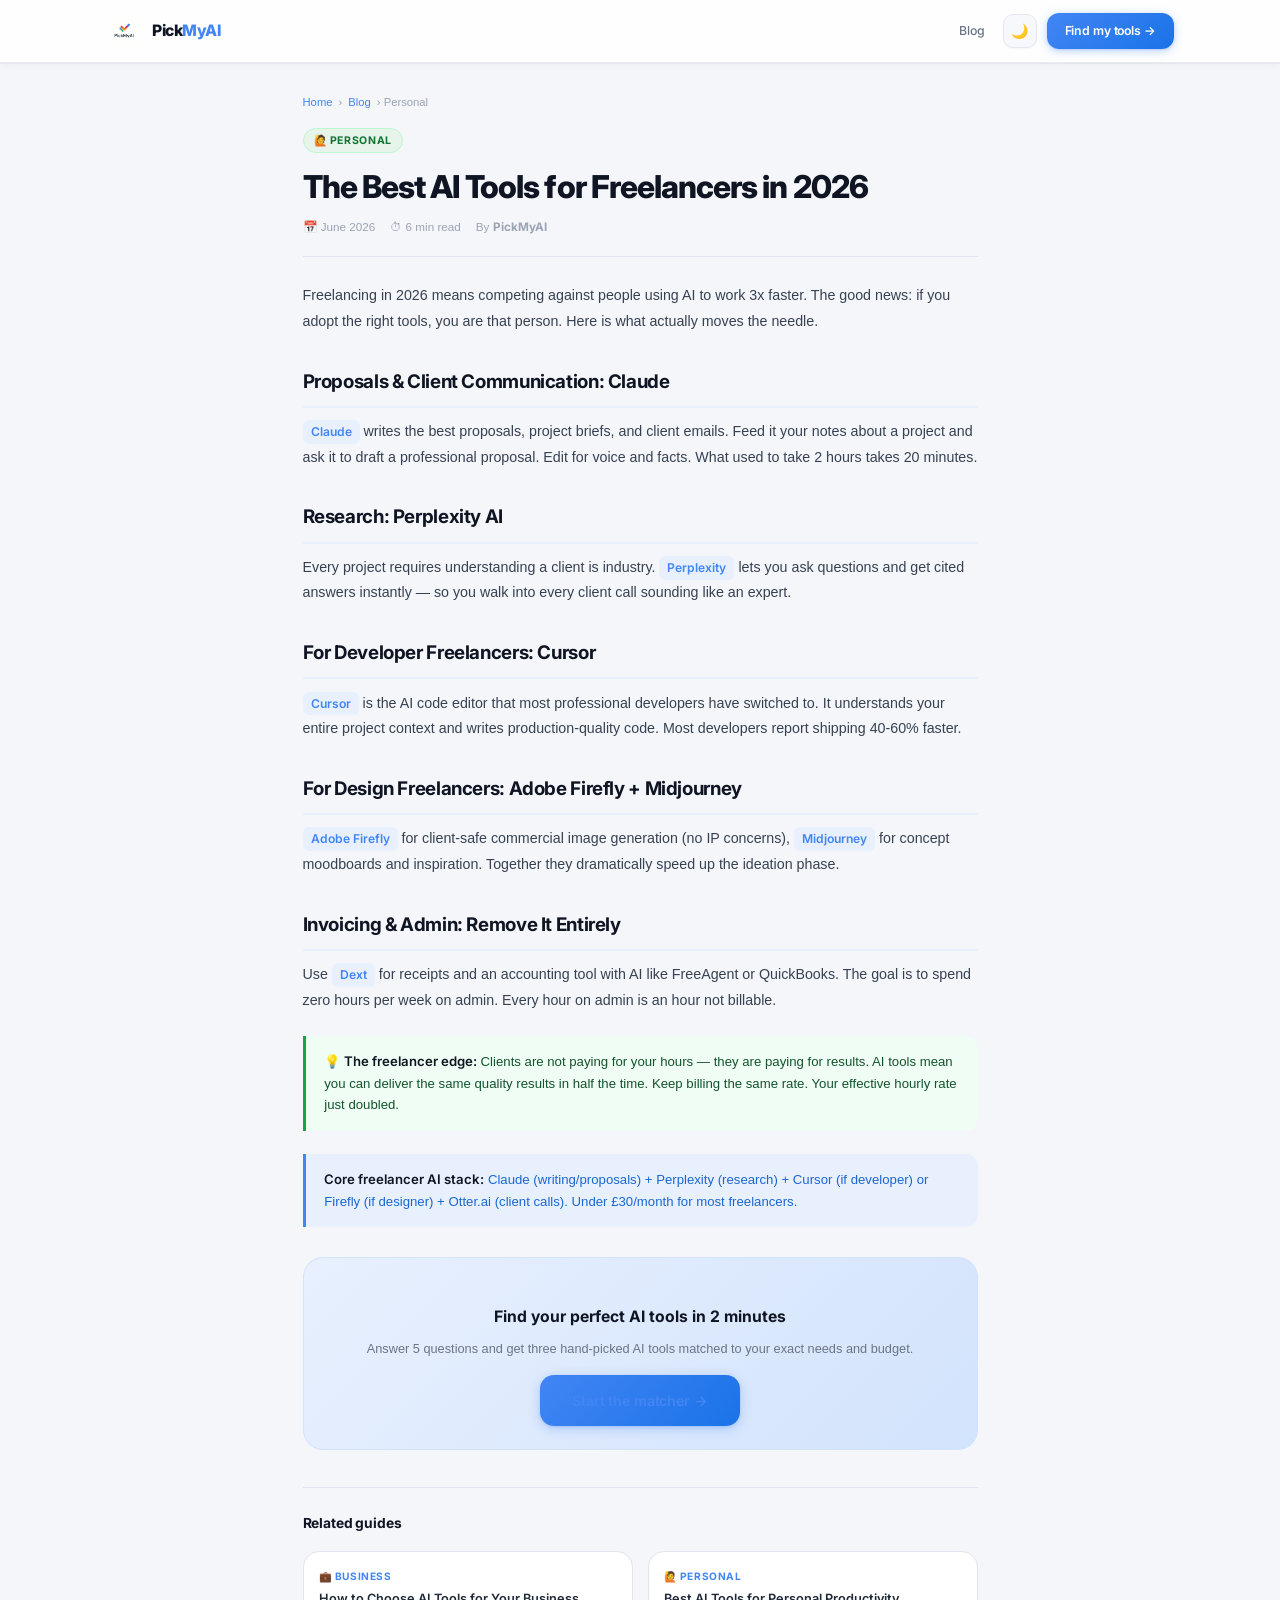
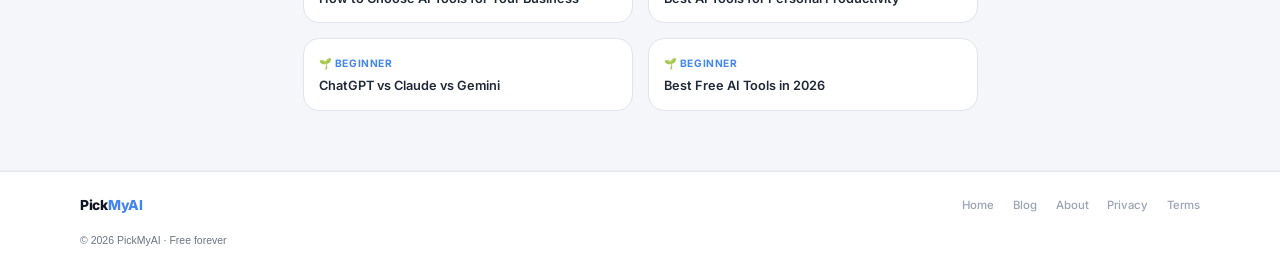
<file: blog/ai-tools-freelancers.html>
<!DOCTYPE html>
<html lang="en">
<head>
<meta charset="UTF-8"/><meta name="viewport" content="width=device-width,initial-scale=1.0"/>
<title>The Best AI Tools for Freelancers in 2026 | PickMyAI</title>
<meta name="description" content="Whether you're a designer, writer, developer, or consultant — these AI tools help you work faster, charge more, and win better clients."/>
<link rel="canonical" href="https://pickmyai.vercel.app/blog/ai-tools-freelancers.html"/>
<meta property="og:title" content="The Best AI Tools for Freelancers in 2026"/><meta property="og:description" content="Whether you're a designer, writer, developer, or consultant — these AI tools help you work faster, charge more, and win better clients."/><meta property="og:type" content="article"/>
<script type="application/ld+json">{"@context":"https://schema.org","@type":"Article","headline":"The Best AI Tools for Freelancers in 2026","description":"Whether you're a designer, writer, developer, or consultant — these AI tools help you work faster, charge more, and win better clients.","author":{"@type":"Organization","name":"PickMyAI"},"publisher":{"@type":"Organization","name":"PickMyAI"},"datePublished":"2026-06-01","url":"https://pickmyai.vercel.app/blog/ai-tools-freelancers.html"}</script>
<link rel="preconnect" href="https://fonts.googleapis.com"/>
<link href="https://fonts.googleapis.com/css2?family=Inter:wght@300;400;500;600;700;800&family=JetBrains+Mono:wght@400;500&display=swap" rel="stylesheet"/>
<link rel="stylesheet" href="../css/style.min.css"/>
<style>
.blog-wrap{max-width:720px;margin:0 auto;padding:2rem 1.5rem}
.post-breadcrumb{font-size:0.75rem;color:var(--gray-400);margin-bottom:1rem;display:flex;align-items:center;gap:6px;flex-wrap:wrap}
.post-breadcrumb a{color:var(--brand)}
.post-cat-badge{font-size:0.7rem;font-weight:700;letter-spacing:0.06em;text-transform:uppercase;padding:3px 10px;border-radius:100px;display:inline-block;margin-bottom:1rem}
.cat-business{background:#e8f0fe;color:#1967d2}.cat-personal{background:#e6f4ea;color:#137333}
.cat-beginner{background:#fce8e6;color:#c5221f}.cat-advanced{background:#fef7e0;color:#b05a00}
.post-h1{font-size:clamp(1.6rem,3.5vw,2.1rem);font-weight:800;color:var(--gray-900);letter-spacing:-0.03em;line-height:1.2;margin-bottom:0.75rem}
.post-meta-bar{display:flex;align-items:center;gap:1rem;font-size:0.78rem;color:var(--gray-400);flex-wrap:wrap;padding-bottom:1.25rem;border-bottom:1px solid var(--gray-200);margin-bottom:1.75rem}
.post-body{font-size:0.95rem;color:var(--gray-700);line-height:1.8}
.post-body h2{font-size:1.25rem;font-weight:700;color:var(--gray-900);letter-spacing:-0.02em;margin:2rem 0 0.75rem;padding-bottom:0.5rem;border-bottom:2px solid var(--brand-light)}
.post-body h3{font-size:1rem;font-weight:700;color:var(--gray-800);margin:1.5rem 0 0.5rem}
.post-body p{margin-bottom:1.1rem}
.post-body ul,.post-body ol{margin:0 0 1.1rem 1.5rem}
.post-body li{margin-bottom:0.4rem;line-height:1.7}
.post-body strong{color:var(--gray-900);font-weight:600}
.post-body a{color:var(--brand)}
.callout{background:var(--brand-light);border-left:3px solid var(--brand);border-radius:0 var(--radius) var(--radius) 0;padding:1rem 1.25rem;margin:1.5rem 0;font-size:0.88rem;color:var(--brand-text);line-height:1.65}
.tip-box{background:var(--green-light);border-left:3px solid var(--green);border-radius:0 var(--radius) var(--radius) 0;padding:1rem 1.25rem;margin:1.5rem 0;font-size:0.88rem;color:#14532d;line-height:1.65}
.warn-box{background:#fef7e0;border-left:3px solid #fbbc04;border-radius:0 var(--radius) var(--radius) 0;padding:1rem 1.25rem;margin:1.5rem 0;font-size:0.88rem;color:#713f12;line-height:1.65}
.tool-mention{display:inline-flex;align-items:center;background:var(--brand-light);color:var(--brand-text);padding:1px 8px;border-radius:6px;font-size:0.85em;font-weight:600;text-decoration:none}
.tool-mention:hover{background:var(--brand);color:#fff;text-decoration:none}
.post-cta{background:linear-gradient(135deg,var(--brand-light),var(--brand-mid));border:1.5px solid var(--brand-mid);border-radius:var(--radius-xl);padding:1.5rem;text-align:center;margin:2rem 0}
.post-cta h3{font-size:1.05rem;font-weight:700;color:var(--gray-900);margin-bottom:0.5rem}
.post-cta p{font-size:0.85rem;color:var(--gray-500);margin-bottom:1rem;line-height:1.6}
.related-posts{margin-top:2.5rem;padding-top:1.5rem;border-top:1px solid var(--gray-200)}
.related-grid{display:grid;grid-template-columns:1fr 1fr;gap:1rem;margin-top:1rem}
.related-card{background:var(--white);border:1px solid var(--gray-200);border-radius:var(--radius-lg);padding:1rem;text-decoration:none;color:inherit;transition:all 0.15s var(--ease);display:block}
.related-card:hover{border-color:var(--brand);transform:translateY(-1px);box-shadow:var(--shadow);text-decoration:none}
.related-cat{font-size:0.68rem;font-weight:700;letter-spacing:0.06em;text-transform:uppercase;color:var(--brand);margin-bottom:5px}
.related-title{font-size:0.85rem;font-weight:600;color:var(--gray-800);line-height:1.35}
@media(max-width:600px){.related-grid{grid-template-columns:1fr}.blog-wrap{padding:1rem}}
</style>
<script>(function(){try{var ct=localStorage.getItem('pickmyai_color')||'google';var dt=localStorage.getItem('pickmyai_theme')||(window.matchMedia('(prefers-color-scheme: dark)').matches?'dark':'light');document.documentElement.setAttribute('data-theme-color',ct);document.documentElement.setAttribute('data-theme',dt);}catch(e){}})();</script>
<link rel="apple-touch-icon" href="/icons/logo.png"/>
<link rel="icon" type="image/png" href="/icons/logo.png"/>
</head>
<body>
<div class="reading-prog" id="reading-prog"></div>
<button class="back-top" id="back-top" aria-label="Back to top">↑</button>
<header class="site-header">
  <div class="header-inner">
    <a class="logo" href="/">
      <img src="/icons/logo.png" alt="PickMyAI" height="36" width="36" style="height:36px;width:36px;object-fit:contain;flex-shrink:0"/>
      <div class="logo-name">Pick<span>MyAI</span></div>
    </a>
    <div class="header-right">
      <a href="/blog" class="nav-link">Blog</a>
      <button class="theme-btn" id="theme-btn" aria-label="Toggle dark mode">🌙</button>
      <a href="/" class="btn-cta" style="text-decoration:none">Find my tools →</a>
    </div>
  </div>
</header>
<div class="blog-wrap">
<div class="post-breadcrumb"><a href="/">Home</a> › <a href="/blog">Blog</a> › Personal</div>
<div class="post-cat-badge cat-personal">🙋 Personal</div>
<h1 class="post-h1">The Best AI Tools for Freelancers in 2026</h1>
<div class="post-meta-bar"><span>📅 June 2026</span><span>⏱ 6 min read</span><span>By <strong>PickMyAI</strong></span></div>
<div class="post-body">
<p>Freelancing in 2026 means competing against people using AI to work 3x faster. The good news: if you adopt the right tools, you are that person. Here is what actually moves the needle.</p>
<h2>Proposals & Client Communication: Claude</h2>
<p><a class="tool-mention" href="https://claude.ai" target="_blank">Claude</a> writes the best proposals, project briefs, and client emails. Feed it your notes about a project and ask it to draft a professional proposal. Edit for voice and facts. What used to take 2 hours takes 20 minutes.</p>
<h2>Research: Perplexity AI</h2>
<p>Every project requires understanding a client is industry. <a class="tool-mention" href="https://perplexity.ai" target="_blank">Perplexity</a> lets you ask questions and get cited answers instantly — so you walk into every client call sounding like an expert.</p>
<h2>For Developer Freelancers: Cursor</h2>
<p><a class="tool-mention" href="https://cursor.sh" target="_blank">Cursor</a> is the AI code editor that most professional developers have switched to. It understands your entire project context and writes production-quality code. Most developers report shipping 40-60% faster.</p>
<h2>For Design Freelancers: Adobe Firefly + Midjourney</h2>
<p><a class="tool-mention" href="https://firefly.adobe.com" target="_blank">Adobe Firefly</a> for client-safe commercial image generation (no IP concerns), <a class="tool-mention" href="https://midjourney.com" target="_blank">Midjourney</a> for concept moodboards and inspiration. Together they dramatically speed up the ideation phase.</p>
<h2>Invoicing & Admin: Remove It Entirely</h2>
<p>Use <a class="tool-mention" href="https://dext.com" target="_blank">Dext</a> for receipts and an accounting tool with AI like FreeAgent or QuickBooks. The goal is to spend zero hours per week on admin. Every hour on admin is an hour not billable.</p>
<div class="tip-box">💡 <strong>The freelancer edge:</strong> Clients are not paying for your hours — they are paying for results. AI tools mean you can deliver the same quality results in half the time. Keep billing the same rate. Your effective hourly rate just doubled.</div>
<div class="callout"><strong>Core freelancer AI stack:</strong> Claude (writing/proposals) + Perplexity (research) + Cursor (if developer) or Firefly (if designer) + Otter.ai (client calls). Under £30/month for most freelancers.</div>
<div class="post-cta"><h3>Find your perfect AI tools in 2 minutes</h3><p>Answer 5 questions and get three hand-picked AI tools matched to your exact needs and budget.</p><a href="/" class="btn btn-primary btn-lg">Start the matcher →</a></div>
<div class="related-posts"><div class="section-title">Related guides</div><div class="related-grid">
<a class="related-card" href="how-to-choose-ai-tools-for-business"><div class="related-cat">💼 Business</div><div class="related-title">How to Choose AI Tools for Your Business</div></a>
<a class="related-card" href="best-ai-tools-personal-productivity"><div class="related-cat">🙋 Personal</div><div class="related-title">Best AI Tools for Personal Productivity</div></a>
<a class="related-card" href="chatgpt-vs-claude-vs-gemini"><div class="related-cat">🌱 Beginner</div><div class="related-title">ChatGPT vs Claude vs Gemini</div></a>
<a class="related-card" href="free-ai-tools-2026"><div class="related-cat">🌱 Beginner</div><div class="related-title">Best Free AI Tools in 2026</div></a>
</div></div>
</div></div>
<footer class="site-footer">
  <div class="footer-inner">
    <div class="footer-logo">Pick<span>MyAI</span></div>
    <div class="footer-links">
      <a href="/">Home</a>
      <a href="/blog">Blog</a>
      <a href="/about">About</a>
      <a href="/privacy">Privacy</a>
      <a href="/terms">Terms</a>
    </div>
    <div class="footer-copy">© 2026 PickMyAI · Free forever</div>
  </div>
</footer>
<script src="../js/main.min.js" defer></script>
</body></html>
</file>
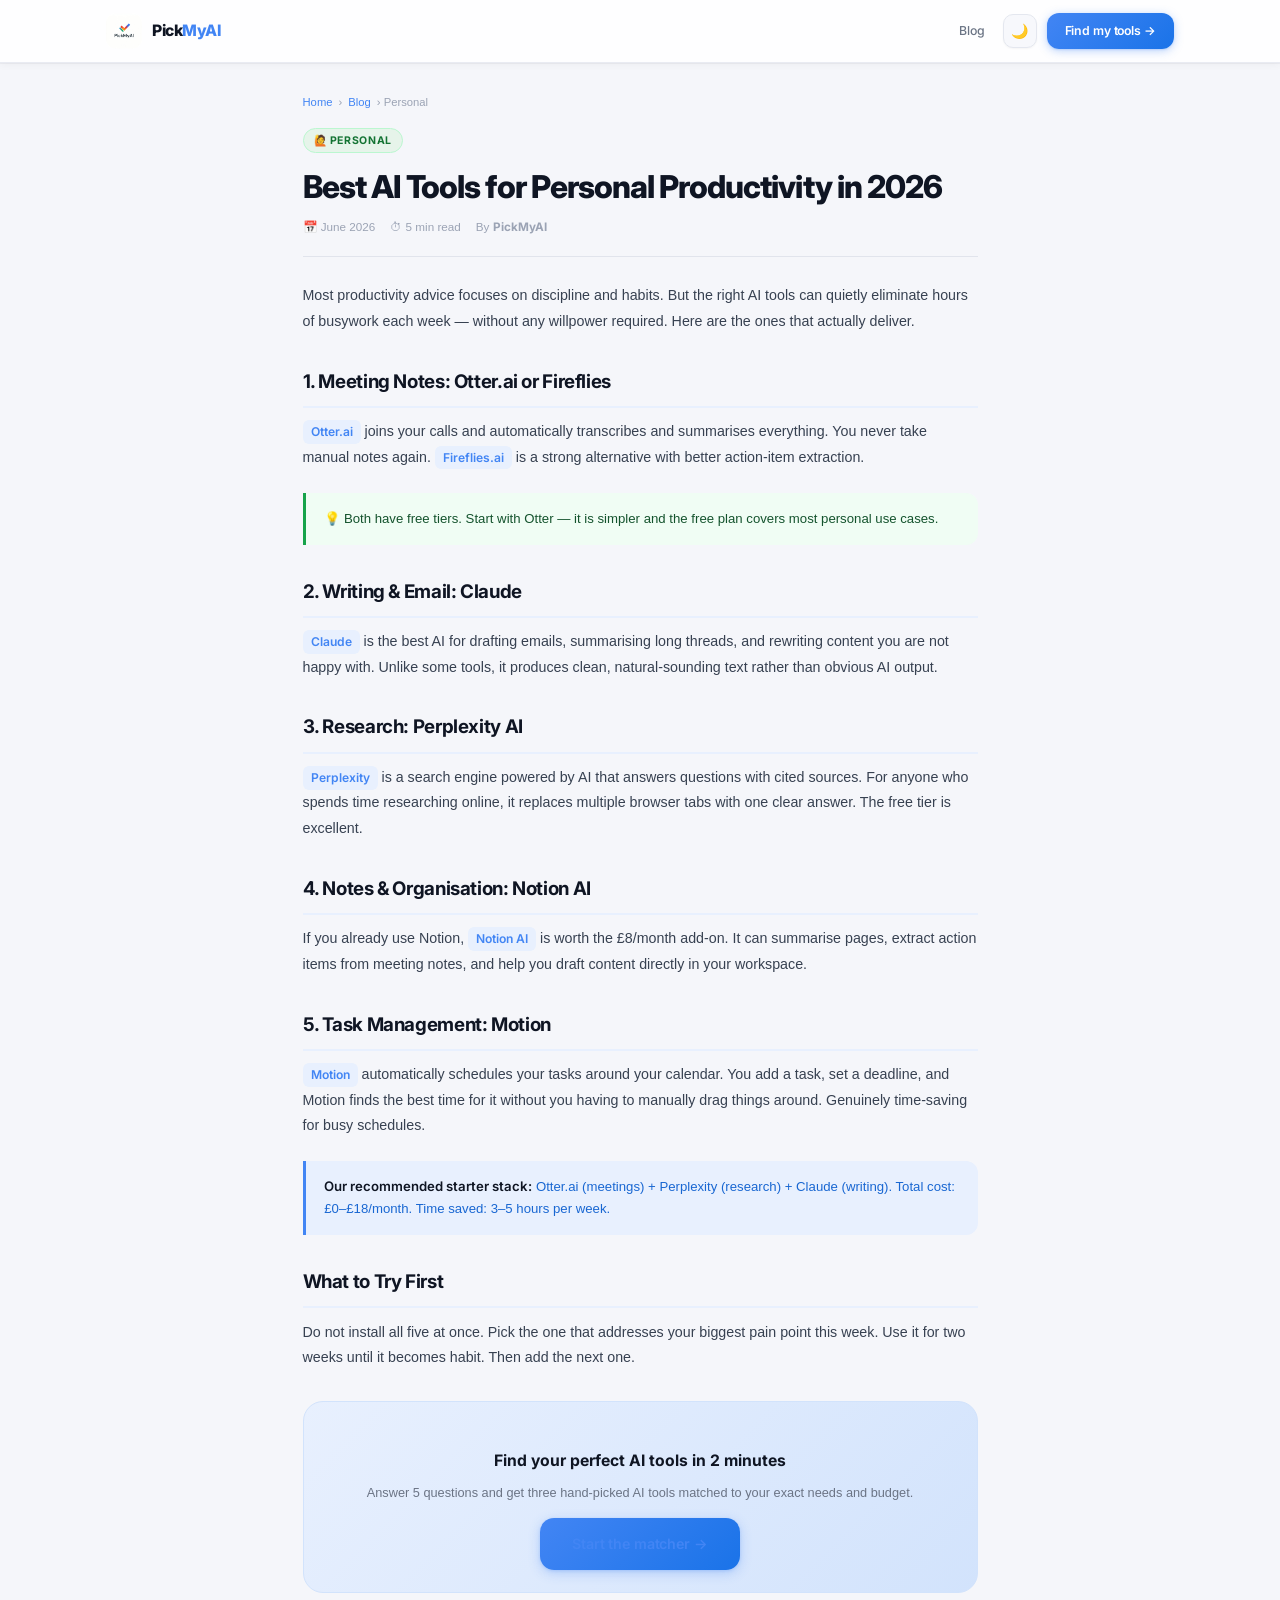
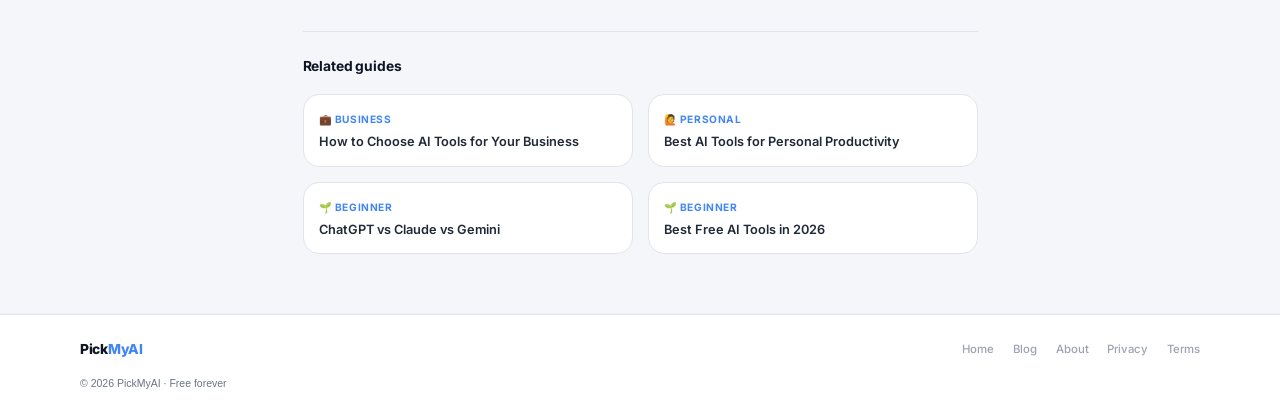
<file: blog/best-ai-tools-personal-productivity.html>
<!DOCTYPE html>
<html lang="en">
<head>
<meta charset="UTF-8"/><meta name="viewport" content="width=device-width,initial-scale=1.0"/>
<title>Best AI Tools for Personal Productivity in 2026 | PickMyAI</title>
<meta name="description" content="The AI tools that actually save time in daily life — meeting notes, email, research, and getting more done in less time."/>
<link rel="canonical" href="https://pickmyai.vercel.app/blog/best-ai-tools-personal-productivity.html"/>
<meta property="og:title" content="Best AI Tools for Personal Productivity in 2026"/><meta property="og:description" content="The AI tools that actually save time in daily life — meeting notes, email, research, and getting more done in less time."/><meta property="og:type" content="article"/>
<script type="application/ld+json">{"@context":"https://schema.org","@type":"Article","headline":"Best AI Tools for Personal Productivity in 2026","description":"The AI tools that actually save time in daily life — meeting notes, email, research, and getting more done in less time.","author":{"@type":"Organization","name":"PickMyAI"},"publisher":{"@type":"Organization","name":"PickMyAI"},"datePublished":"2026-06-01","url":"https://pickmyai.vercel.app/blog/best-ai-tools-personal-productivity.html"}</script>
<link rel="preconnect" href="https://fonts.googleapis.com"/>
<link href="https://fonts.googleapis.com/css2?family=Inter:wght@300;400;500;600;700;800&family=JetBrains+Mono:wght@400;500&display=swap" rel="stylesheet"/>
<link rel="stylesheet" href="../css/style.min.css"/>
<style>
.blog-wrap{max-width:720px;margin:0 auto;padding:2rem 1.5rem}
.post-breadcrumb{font-size:0.75rem;color:var(--gray-400);margin-bottom:1rem;display:flex;align-items:center;gap:6px;flex-wrap:wrap}
.post-breadcrumb a{color:var(--brand)}
.post-cat-badge{font-size:0.7rem;font-weight:700;letter-spacing:0.06em;text-transform:uppercase;padding:3px 10px;border-radius:100px;display:inline-block;margin-bottom:1rem}
.cat-business{background:#e8f0fe;color:#1967d2}.cat-personal{background:#e6f4ea;color:#137333}
.cat-beginner{background:#fce8e6;color:#c5221f}.cat-advanced{background:#fef7e0;color:#b05a00}
.post-h1{font-size:clamp(1.6rem,3.5vw,2.1rem);font-weight:800;color:var(--gray-900);letter-spacing:-0.03em;line-height:1.2;margin-bottom:0.75rem}
.post-meta-bar{display:flex;align-items:center;gap:1rem;font-size:0.78rem;color:var(--gray-400);flex-wrap:wrap;padding-bottom:1.25rem;border-bottom:1px solid var(--gray-200);margin-bottom:1.75rem}
.post-body{font-size:0.95rem;color:var(--gray-700);line-height:1.8}
.post-body h2{font-size:1.25rem;font-weight:700;color:var(--gray-900);letter-spacing:-0.02em;margin:2rem 0 0.75rem;padding-bottom:0.5rem;border-bottom:2px solid var(--brand-light)}
.post-body h3{font-size:1rem;font-weight:700;color:var(--gray-800);margin:1.5rem 0 0.5rem}
.post-body p{margin-bottom:1.1rem}
.post-body ul,.post-body ol{margin:0 0 1.1rem 1.5rem}
.post-body li{margin-bottom:0.4rem;line-height:1.7}
.post-body strong{color:var(--gray-900);font-weight:600}
.post-body a{color:var(--brand)}
.callout{background:var(--brand-light);border-left:3px solid var(--brand);border-radius:0 var(--radius) var(--radius) 0;padding:1rem 1.25rem;margin:1.5rem 0;font-size:0.88rem;color:var(--brand-text);line-height:1.65}
.tip-box{background:var(--green-light);border-left:3px solid var(--green);border-radius:0 var(--radius) var(--radius) 0;padding:1rem 1.25rem;margin:1.5rem 0;font-size:0.88rem;color:#14532d;line-height:1.65}
.warn-box{background:#fef7e0;border-left:3px solid #fbbc04;border-radius:0 var(--radius) var(--radius) 0;padding:1rem 1.25rem;margin:1.5rem 0;font-size:0.88rem;color:#713f12;line-height:1.65}
.tool-mention{display:inline-flex;align-items:center;background:var(--brand-light);color:var(--brand-text);padding:1px 8px;border-radius:6px;font-size:0.85em;font-weight:600;text-decoration:none}
.tool-mention:hover{background:var(--brand);color:#fff;text-decoration:none}
.post-cta{background:linear-gradient(135deg,var(--brand-light),var(--brand-mid));border:1.5px solid var(--brand-mid);border-radius:var(--radius-xl);padding:1.5rem;text-align:center;margin:2rem 0}
.post-cta h3{font-size:1.05rem;font-weight:700;color:var(--gray-900);margin-bottom:0.5rem}
.post-cta p{font-size:0.85rem;color:var(--gray-500);margin-bottom:1rem;line-height:1.6}
.related-posts{margin-top:2.5rem;padding-top:1.5rem;border-top:1px solid var(--gray-200)}
.related-grid{display:grid;grid-template-columns:1fr 1fr;gap:1rem;margin-top:1rem}
.related-card{background:var(--white);border:1px solid var(--gray-200);border-radius:var(--radius-lg);padding:1rem;text-decoration:none;color:inherit;transition:all 0.15s var(--ease);display:block}
.related-card:hover{border-color:var(--brand);transform:translateY(-1px);box-shadow:var(--shadow);text-decoration:none}
.related-cat{font-size:0.68rem;font-weight:700;letter-spacing:0.06em;text-transform:uppercase;color:var(--brand);margin-bottom:5px}
.related-title{font-size:0.85rem;font-weight:600;color:var(--gray-800);line-height:1.35}
@media(max-width:600px){.related-grid{grid-template-columns:1fr}.blog-wrap{padding:1rem}}
</style>
<script>(function(){try{var ct=localStorage.getItem('pickmyai_color')||'google';var dt=localStorage.getItem('pickmyai_theme')||(window.matchMedia('(prefers-color-scheme: dark)').matches?'dark':'light');document.documentElement.setAttribute('data-theme-color',ct);document.documentElement.setAttribute('data-theme',dt);}catch(e){}})();</script>
<link rel="apple-touch-icon" href="/icons/logo.png"/>
<link rel="icon" type="image/png" href="/icons/logo.png"/>
</head>
<body>
<div class="reading-prog" id="reading-prog"></div>
<button class="back-top" id="back-top" aria-label="Back to top">↑</button>
<header class="site-header">
  <div class="header-inner">
    <a class="logo" href="/">
      <img src="/icons/logo.png" alt="PickMyAI" height="36" width="36" style="height:36px;width:36px;object-fit:contain;flex-shrink:0"/>
      <div class="logo-name">Pick<span>MyAI</span></div>
    </a>
    <div class="header-right">
      <a href="/blog" class="nav-link">Blog</a>
      <button class="theme-btn" id="theme-btn" aria-label="Toggle dark mode">🌙</button>
      <a href="/" class="btn-cta" style="text-decoration:none">Find my tools →</a>
    </div>
  </div>
</header>
<div class="blog-wrap">
<div class="post-breadcrumb"><a href="/">Home</a> › <a href="/blog">Blog</a> › Personal</div>
<div class="post-cat-badge cat-personal">🙋 Personal</div>
<h1 class="post-h1">Best AI Tools for Personal Productivity in 2026</h1>
<div class="post-meta-bar"><span>📅 June 2026</span><span>⏱ 5 min read</span><span>By <strong>PickMyAI</strong></span></div>
<div class="post-body">
<p>Most productivity advice focuses on discipline and habits. But the right AI tools can quietly eliminate hours of busywork each week — without any willpower required. Here are the ones that actually deliver.</p>
<h2>1. Meeting Notes: Otter.ai or Fireflies</h2>
<p><a class="tool-mention" href="https://otter.ai" target="_blank">Otter.ai</a> joins your calls and automatically transcribes and summarises everything. You never take manual notes again. <a class="tool-mention" href="https://fireflies.ai" target="_blank">Fireflies.ai</a> is a strong alternative with better action-item extraction.</p>
<div class="tip-box">💡 Both have free tiers. Start with Otter — it is simpler and the free plan covers most personal use cases.</div>
<h2>2. Writing & Email: Claude</h2>
<p><a class="tool-mention" href="https://claude.ai" target="_blank">Claude</a> is the best AI for drafting emails, summarising long threads, and rewriting content you are not happy with. Unlike some tools, it produces clean, natural-sounding text rather than obvious AI output.</p>
<h2>3. Research: Perplexity AI</h2>
<p><a class="tool-mention" href="https://perplexity.ai" target="_blank">Perplexity</a> is a search engine powered by AI that answers questions with cited sources. For anyone who spends time researching online, it replaces multiple browser tabs with one clear answer. The free tier is excellent.</p>
<h2>4. Notes & Organisation: Notion AI</h2>
<p>If you already use Notion, <a class="tool-mention" href="https://notion.so" target="_blank">Notion AI</a> is worth the £8/month add-on. It can summarise pages, extract action items from meeting notes, and help you draft content directly in your workspace.</p>
<h2>5. Task Management: Motion</h2>
<p><a class="tool-mention" href="https://usemotion.com" target="_blank">Motion</a> automatically schedules your tasks around your calendar. You add a task, set a deadline, and Motion finds the best time for it without you having to manually drag things around. Genuinely time-saving for busy schedules.</p>
<div class="callout"><strong>Our recommended starter stack:</strong> Otter.ai (meetings) + Perplexity (research) + Claude (writing). Total cost: £0–£18/month. Time saved: 3–5 hours per week.</div>
<h2>What to Try First</h2>
<p>Do not install all five at once. Pick the one that addresses your biggest pain point this week. Use it for two weeks until it becomes habit. Then add the next one.</p>
<div class="post-cta"><h3>Find your perfect AI tools in 2 minutes</h3><p>Answer 5 questions and get three hand-picked AI tools matched to your exact needs and budget.</p><a href="/" class="btn btn-primary btn-lg">Start the matcher →</a></div>
<div class="related-posts"><div class="section-title">Related guides</div><div class="related-grid">
<a class="related-card" href="how-to-choose-ai-tools-for-business"><div class="related-cat">💼 Business</div><div class="related-title">How to Choose AI Tools for Your Business</div></a>
<a class="related-card" href="best-ai-tools-personal-productivity"><div class="related-cat">🙋 Personal</div><div class="related-title">Best AI Tools for Personal Productivity</div></a>
<a class="related-card" href="chatgpt-vs-claude-vs-gemini"><div class="related-cat">🌱 Beginner</div><div class="related-title">ChatGPT vs Claude vs Gemini</div></a>
<a class="related-card" href="free-ai-tools-2026"><div class="related-cat">🌱 Beginner</div><div class="related-title">Best Free AI Tools in 2026</div></a>
</div></div>
</div></div>
<footer class="site-footer">
  <div class="footer-inner">
    <div class="footer-logo">Pick<span>MyAI</span></div>
    <div class="footer-links">
      <a href="/">Home</a>
      <a href="/blog">Blog</a>
      <a href="/about">About</a>
      <a href="/privacy">Privacy</a>
      <a href="/terms">Terms</a>
    </div>
    <div class="footer-copy">© 2026 PickMyAI · Free forever</div>
  </div>
</footer>
<script src="../js/main.min.js" defer></script>
</body></html>
</file>
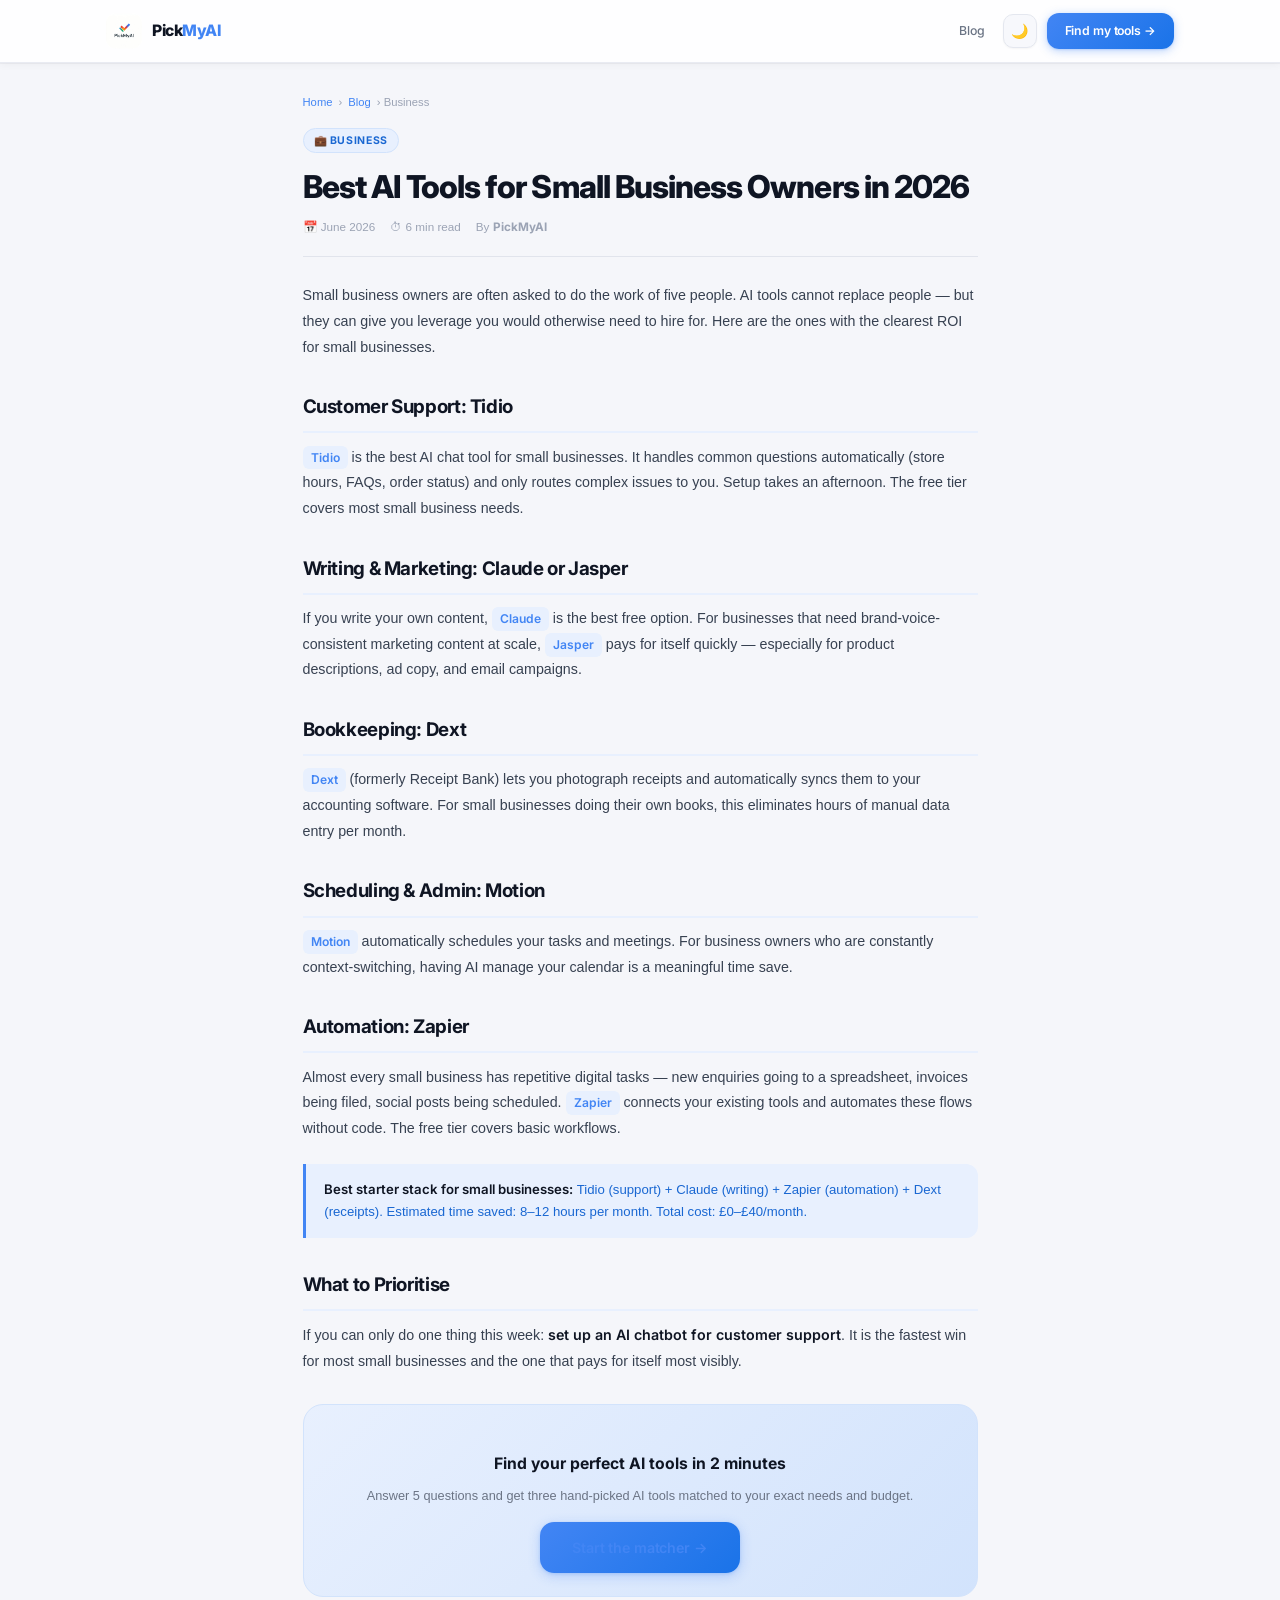
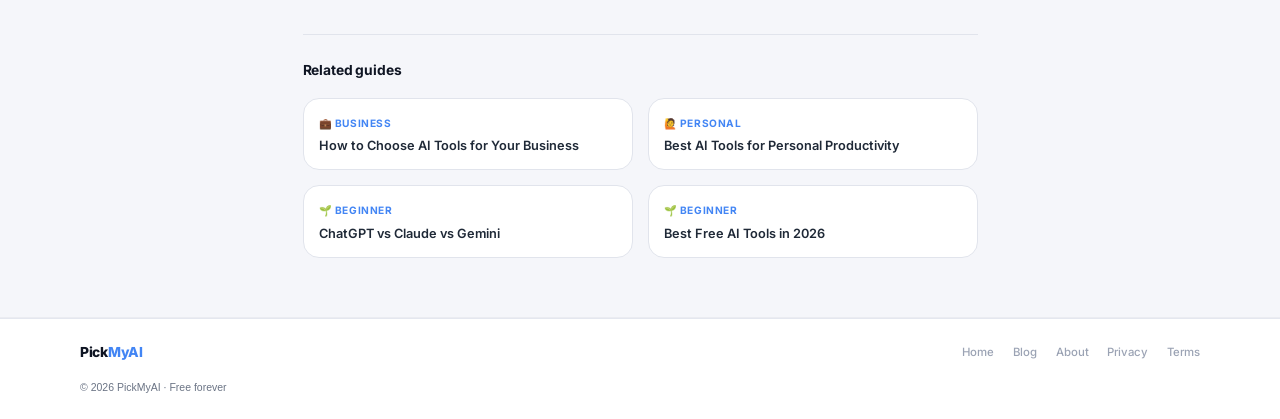
<file: blog/best-ai-tools-small-business.html>
<!DOCTYPE html>
<html lang="en">
<head>
<meta charset="UTF-8"/><meta name="viewport" content="width=device-width,initial-scale=1.0"/>
<title>Best AI Tools for Small Business Owners in 2026 | PickMyAI</title>
<meta name="description" content="The top AI tools that actually save time and money for small businesses — from customer support to bookkeeping."/>
<link rel="canonical" href="https://pickmyai.vercel.app/blog/best-ai-tools-small-business.html"/>
<meta property="og:title" content="Best AI Tools for Small Business Owners in 2026"/><meta property="og:description" content="The top AI tools that actually save time and money for small businesses — from customer support to bookkeeping."/><meta property="og:type" content="article"/>
<script type="application/ld+json">{"@context":"https://schema.org","@type":"Article","headline":"Best AI Tools for Small Business Owners in 2026","description":"The top AI tools that actually save time and money for small businesses — from customer support to bookkeeping.","author":{"@type":"Organization","name":"PickMyAI"},"publisher":{"@type":"Organization","name":"PickMyAI"},"datePublished":"2026-06-01","url":"https://pickmyai.vercel.app/blog/best-ai-tools-small-business.html"}</script>
<link rel="preconnect" href="https://fonts.googleapis.com"/>
<link href="https://fonts.googleapis.com/css2?family=Inter:wght@300;400;500;600;700;800&family=JetBrains+Mono:wght@400;500&display=swap" rel="stylesheet"/>
<link rel="stylesheet" href="../css/style.min.css"/>
<style>
.blog-wrap{max-width:720px;margin:0 auto;padding:2rem 1.5rem}
.post-breadcrumb{font-size:0.75rem;color:var(--gray-400);margin-bottom:1rem;display:flex;align-items:center;gap:6px;flex-wrap:wrap}
.post-breadcrumb a{color:var(--brand)}
.post-cat-badge{font-size:0.7rem;font-weight:700;letter-spacing:0.06em;text-transform:uppercase;padding:3px 10px;border-radius:100px;display:inline-block;margin-bottom:1rem}
.cat-business{background:#e8f0fe;color:#1967d2}.cat-personal{background:#e6f4ea;color:#137333}
.cat-beginner{background:#fce8e6;color:#c5221f}.cat-advanced{background:#fef7e0;color:#b05a00}
.post-h1{font-size:clamp(1.6rem,3.5vw,2.1rem);font-weight:800;color:var(--gray-900);letter-spacing:-0.03em;line-height:1.2;margin-bottom:0.75rem}
.post-meta-bar{display:flex;align-items:center;gap:1rem;font-size:0.78rem;color:var(--gray-400);flex-wrap:wrap;padding-bottom:1.25rem;border-bottom:1px solid var(--gray-200);margin-bottom:1.75rem}
.post-body{font-size:0.95rem;color:var(--gray-700);line-height:1.8}
.post-body h2{font-size:1.25rem;font-weight:700;color:var(--gray-900);letter-spacing:-0.02em;margin:2rem 0 0.75rem;padding-bottom:0.5rem;border-bottom:2px solid var(--brand-light)}
.post-body h3{font-size:1rem;font-weight:700;color:var(--gray-800);margin:1.5rem 0 0.5rem}
.post-body p{margin-bottom:1.1rem}
.post-body ul,.post-body ol{margin:0 0 1.1rem 1.5rem}
.post-body li{margin-bottom:0.4rem;line-height:1.7}
.post-body strong{color:var(--gray-900);font-weight:600}
.post-body a{color:var(--brand)}
.callout{background:var(--brand-light);border-left:3px solid var(--brand);border-radius:0 var(--radius) var(--radius) 0;padding:1rem 1.25rem;margin:1.5rem 0;font-size:0.88rem;color:var(--brand-text);line-height:1.65}
.tip-box{background:var(--green-light);border-left:3px solid var(--green);border-radius:0 var(--radius) var(--radius) 0;padding:1rem 1.25rem;margin:1.5rem 0;font-size:0.88rem;color:#14532d;line-height:1.65}
.warn-box{background:#fef7e0;border-left:3px solid #fbbc04;border-radius:0 var(--radius) var(--radius) 0;padding:1rem 1.25rem;margin:1.5rem 0;font-size:0.88rem;color:#713f12;line-height:1.65}
.tool-mention{display:inline-flex;align-items:center;background:var(--brand-light);color:var(--brand-text);padding:1px 8px;border-radius:6px;font-size:0.85em;font-weight:600;text-decoration:none}
.tool-mention:hover{background:var(--brand);color:#fff;text-decoration:none}
.post-cta{background:linear-gradient(135deg,var(--brand-light),var(--brand-mid));border:1.5px solid var(--brand-mid);border-radius:var(--radius-xl);padding:1.5rem;text-align:center;margin:2rem 0}
.post-cta h3{font-size:1.05rem;font-weight:700;color:var(--gray-900);margin-bottom:0.5rem}
.post-cta p{font-size:0.85rem;color:var(--gray-500);margin-bottom:1rem;line-height:1.6}
.related-posts{margin-top:2.5rem;padding-top:1.5rem;border-top:1px solid var(--gray-200)}
.related-grid{display:grid;grid-template-columns:1fr 1fr;gap:1rem;margin-top:1rem}
.related-card{background:var(--white);border:1px solid var(--gray-200);border-radius:var(--radius-lg);padding:1rem;text-decoration:none;color:inherit;transition:all 0.15s var(--ease);display:block}
.related-card:hover{border-color:var(--brand);transform:translateY(-1px);box-shadow:var(--shadow);text-decoration:none}
.related-cat{font-size:0.68rem;font-weight:700;letter-spacing:0.06em;text-transform:uppercase;color:var(--brand);margin-bottom:5px}
.related-title{font-size:0.85rem;font-weight:600;color:var(--gray-800);line-height:1.35}
@media(max-width:600px){.related-grid{grid-template-columns:1fr}.blog-wrap{padding:1rem}}
</style>
<script>(function(){try{var ct=localStorage.getItem('pickmyai_color')||'google';var dt=localStorage.getItem('pickmyai_theme')||(window.matchMedia('(prefers-color-scheme: dark)').matches?'dark':'light');document.documentElement.setAttribute('data-theme-color',ct);document.documentElement.setAttribute('data-theme',dt);}catch(e){}})();</script>
<link rel="apple-touch-icon" href="/icons/logo.png"/>
<link rel="icon" type="image/png" href="/icons/logo.png"/>
</head>
<body>
<div class="reading-prog" id="reading-prog"></div>
<button class="back-top" id="back-top" aria-label="Back to top">↑</button>
<header class="site-header">
  <div class="header-inner">
    <a class="logo" href="/">
      <img src="/icons/logo.png" alt="PickMyAI" height="36" width="36" style="height:36px;width:36px;object-fit:contain;flex-shrink:0"/>
      <div class="logo-name">Pick<span>MyAI</span></div>
    </a>
    <div class="header-right">
      <a href="/blog" class="nav-link">Blog</a>
      <button class="theme-btn" id="theme-btn" aria-label="Toggle dark mode">🌙</button>
      <a href="/" class="btn-cta" style="text-decoration:none">Find my tools →</a>
    </div>
  </div>
</header>
<div class="blog-wrap">
<div class="post-breadcrumb"><a href="/">Home</a> › <a href="/blog">Blog</a> › Business</div>
<div class="post-cat-badge cat-business">💼 Business</div>
<h1 class="post-h1">Best AI Tools for Small Business Owners in 2026</h1>
<div class="post-meta-bar"><span>📅 June 2026</span><span>⏱ 6 min read</span><span>By <strong>PickMyAI</strong></span></div>
<div class="post-body">
<p>Small business owners are often asked to do the work of five people. AI tools cannot replace people — but they can give you leverage you would otherwise need to hire for. Here are the ones with the clearest ROI for small businesses.</p>
<h2>Customer Support: Tidio</h2>
<p><a class="tool-mention" href="https://tidio.com" target="_blank">Tidio</a> is the best AI chat tool for small businesses. It handles common questions automatically (store hours, FAQs, order status) and only routes complex issues to you. Setup takes an afternoon. The free tier covers most small business needs.</p>
<h2>Writing & Marketing: Claude or Jasper</h2>
<p>If you write your own content, <a class="tool-mention" href="https://claude.ai" target="_blank">Claude</a> is the best free option. For businesses that need brand-voice-consistent marketing content at scale, <a class="tool-mention" href="https://jasper.ai" target="_blank">Jasper</a> pays for itself quickly — especially for product descriptions, ad copy, and email campaigns.</p>
<h2>Bookkeeping: Dext</h2>
<p><a class="tool-mention" href="https://dext.com" target="_blank">Dext</a> (formerly Receipt Bank) lets you photograph receipts and automatically syncs them to your accounting software. For small businesses doing their own books, this eliminates hours of manual data entry per month.</p>
<h2>Scheduling & Admin: Motion</h2>
<p><a class="tool-mention" href="https://usemotion.com" target="_blank">Motion</a> automatically schedules your tasks and meetings. For business owners who are constantly context-switching, having AI manage your calendar is a meaningful time save.</p>
<h2>Automation: Zapier</h2>
<p>Almost every small business has repetitive digital tasks — new enquiries going to a spreadsheet, invoices being filed, social posts being scheduled. <a class="tool-mention" href="https://zapier.com" target="_blank">Zapier</a> connects your existing tools and automates these flows without code. The free tier covers basic workflows.</p>
<div class="callout"><strong>Best starter stack for small businesses:</strong> Tidio (support) + Claude (writing) + Zapier (automation) + Dext (receipts). Estimated time saved: 8–12 hours per month. Total cost: £0–£40/month.</div>
<h2>What to Prioritise</h2>
<p>If you can only do one thing this week: <strong>set up an AI chatbot for customer support</strong>. It is the fastest win for most small businesses and the one that pays for itself most visibly.</p>
<div class="post-cta"><h3>Find your perfect AI tools in 2 minutes</h3><p>Answer 5 questions and get three hand-picked AI tools matched to your exact needs and budget.</p><a href="/" class="btn btn-primary btn-lg">Start the matcher →</a></div>
<div class="related-posts"><div class="section-title">Related guides</div><div class="related-grid">
<a class="related-card" href="how-to-choose-ai-tools-for-business"><div class="related-cat">💼 Business</div><div class="related-title">How to Choose AI Tools for Your Business</div></a>
<a class="related-card" href="best-ai-tools-personal-productivity"><div class="related-cat">🙋 Personal</div><div class="related-title">Best AI Tools for Personal Productivity</div></a>
<a class="related-card" href="chatgpt-vs-claude-vs-gemini"><div class="related-cat">🌱 Beginner</div><div class="related-title">ChatGPT vs Claude vs Gemini</div></a>
<a class="related-card" href="free-ai-tools-2026"><div class="related-cat">🌱 Beginner</div><div class="related-title">Best Free AI Tools in 2026</div></a>
</div></div>
</div></div>
<footer class="site-footer">
  <div class="footer-inner">
    <div class="footer-logo">Pick<span>MyAI</span></div>
    <div class="footer-links">
      <a href="/">Home</a>
      <a href="/blog">Blog</a>
      <a href="/about">About</a>
      <a href="/privacy">Privacy</a>
      <a href="/terms">Terms</a>
    </div>
    <div class="footer-copy">© 2026 PickMyAI · Free forever</div>
  </div>
</footer>
<script src="../js/main.min.js" defer></script>
</body></html>
</file>
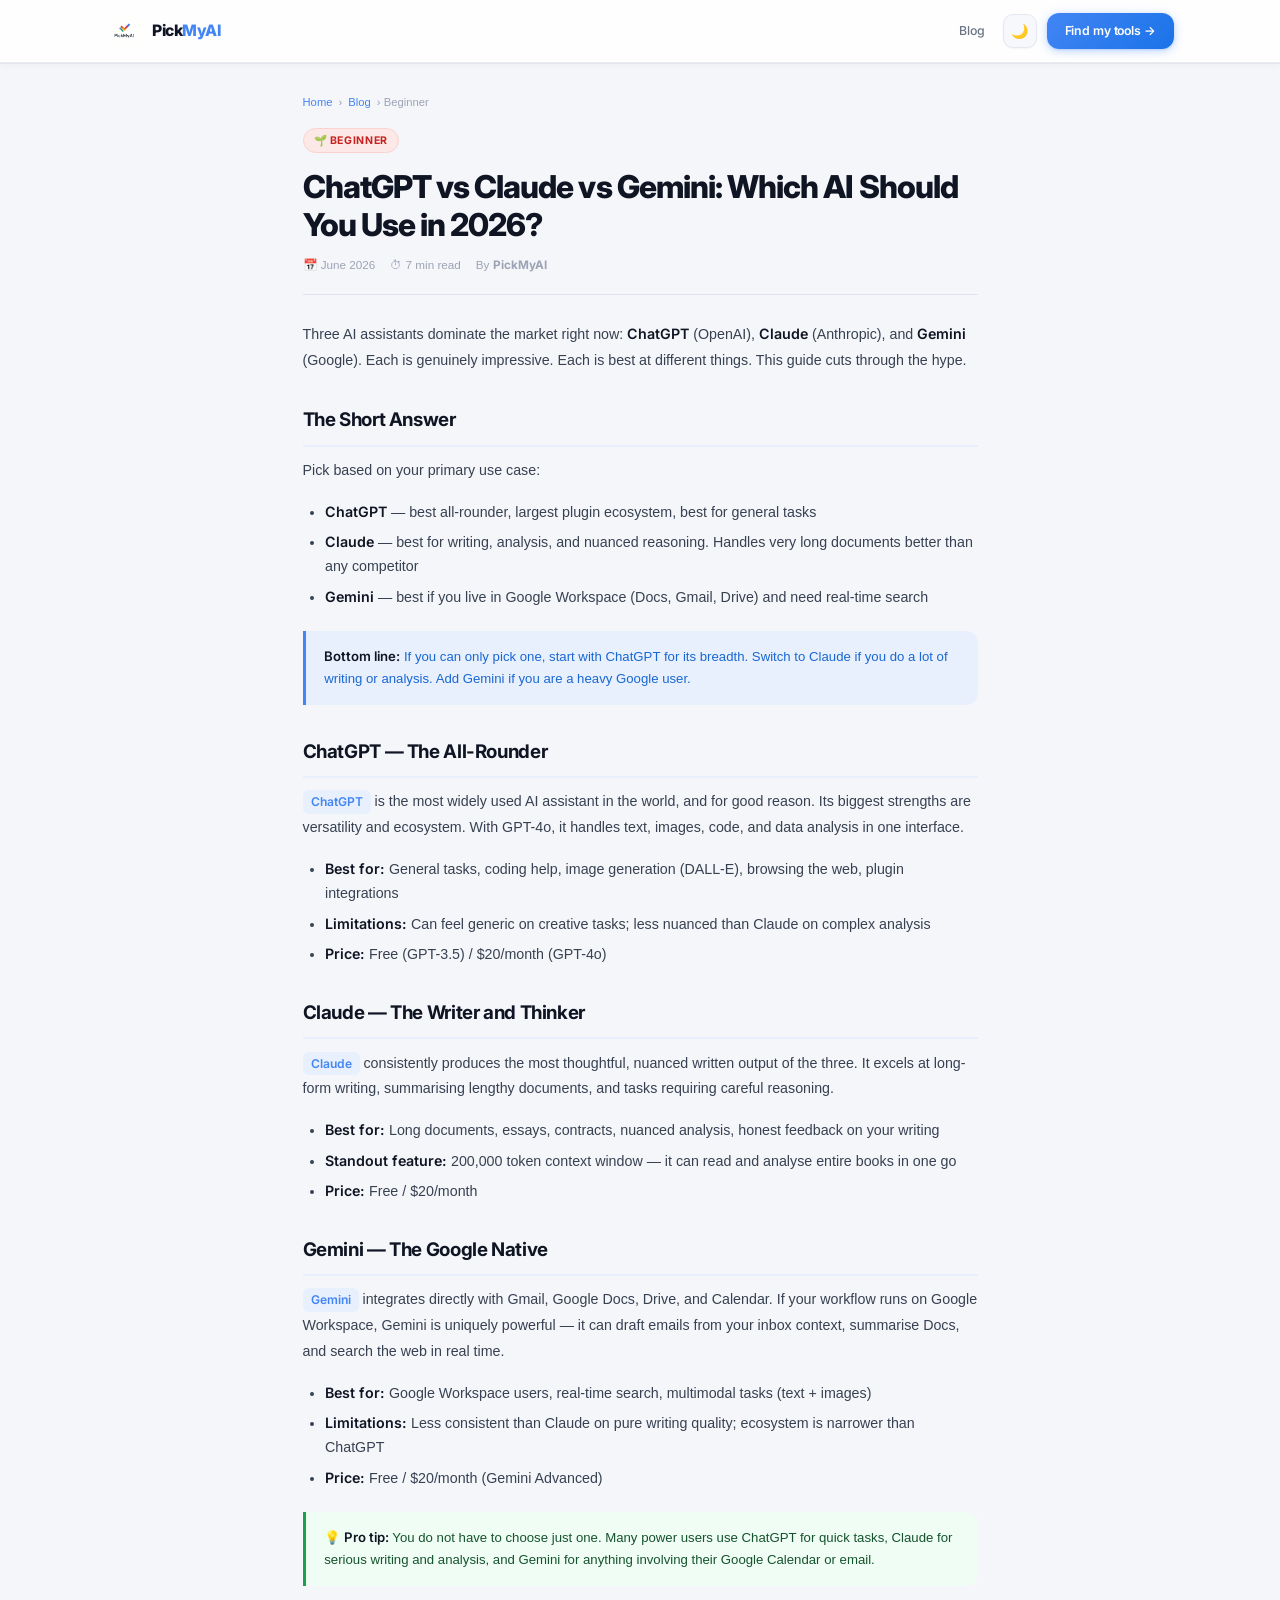
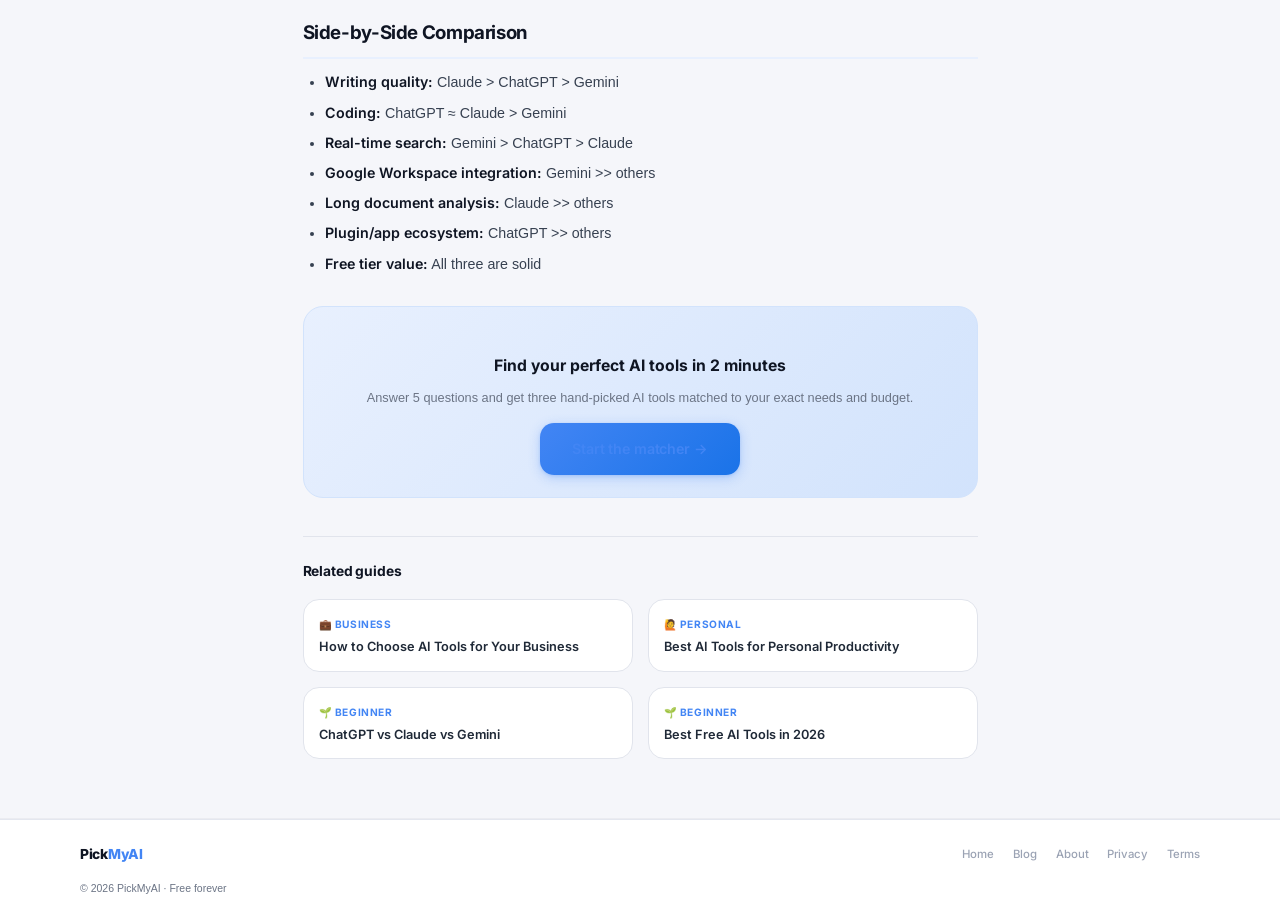
<file: blog/chatgpt-vs-claude-vs-gemini.html>
<!DOCTYPE html>
<html lang="en">
<head>
<meta charset="UTF-8"/><meta name="viewport" content="width=device-width,initial-scale=1.0"/>
<title>ChatGPT vs Claude vs Gemini: Which to Use? | PickMyAI</title>
<meta name="description" content="The honest side-by-side comparison of the three biggest AI assistants. No hype — just clear recommendations based on what you actually need."/>
<link rel="canonical" href="https://pickmyai.vercel.app/blog/chatgpt-vs-claude-vs-gemini.html"/>
<meta property="og:title" content="ChatGPT vs Claude vs Gemini: Which AI Should You Use in 2026?"/><meta property="og:description" content="The honest side-by-side comparison of the three biggest AI assistants. No hype — just clear recommendations based on what you actually need."/><meta property="og:type" content="article"/>
<script type="application/ld+json">{"@context":"https://schema.org","@type":"Article","headline":"ChatGPT vs Claude vs Gemini: Which AI Should You Use in 2026?","description":"The honest side-by-side comparison of the three biggest AI assistants. No hype — just clear recommendations based on what you actually need.","author":{"@type":"Organization","name":"PickMyAI"},"publisher":{"@type":"Organization","name":"PickMyAI"},"datePublished":"2026-06-01","url":"https://pickmyai.vercel.app/blog/chatgpt-vs-claude-vs-gemini.html"}</script>
<link rel="preconnect" href="https://fonts.googleapis.com"/>
<link href="https://fonts.googleapis.com/css2?family=Inter:wght@300;400;500;600;700;800&family=JetBrains+Mono:wght@400;500&display=swap" rel="stylesheet"/>
<link rel="stylesheet" href="../css/style.min.css"/>
<style>
.blog-wrap{max-width:720px;margin:0 auto;padding:2rem 1.5rem}
.post-breadcrumb{font-size:0.75rem;color:var(--gray-400);margin-bottom:1rem;display:flex;align-items:center;gap:6px;flex-wrap:wrap}
.post-breadcrumb a{color:var(--brand)}
.post-cat-badge{font-size:0.7rem;font-weight:700;letter-spacing:0.06em;text-transform:uppercase;padding:3px 10px;border-radius:100px;display:inline-block;margin-bottom:1rem}
.cat-business{background:#e8f0fe;color:#1967d2}.cat-personal{background:#e6f4ea;color:#137333}
.cat-beginner{background:#fce8e6;color:#c5221f}.cat-advanced{background:#fef7e0;color:#b05a00}
.post-h1{font-size:clamp(1.6rem,3.5vw,2.1rem);font-weight:800;color:var(--gray-900);letter-spacing:-0.03em;line-height:1.2;margin-bottom:0.75rem}
.post-meta-bar{display:flex;align-items:center;gap:1rem;font-size:0.78rem;color:var(--gray-400);flex-wrap:wrap;padding-bottom:1.25rem;border-bottom:1px solid var(--gray-200);margin-bottom:1.75rem}
.post-body{font-size:0.95rem;color:var(--gray-700);line-height:1.8}
.post-body h2{font-size:1.25rem;font-weight:700;color:var(--gray-900);letter-spacing:-0.02em;margin:2rem 0 0.75rem;padding-bottom:0.5rem;border-bottom:2px solid var(--brand-light)}
.post-body h3{font-size:1rem;font-weight:700;color:var(--gray-800);margin:1.5rem 0 0.5rem}
.post-body p{margin-bottom:1.1rem}
.post-body ul,.post-body ol{margin:0 0 1.1rem 1.5rem}
.post-body li{margin-bottom:0.4rem;line-height:1.7}
.post-body strong{color:var(--gray-900);font-weight:600}
.post-body a{color:var(--brand)}
.callout{background:var(--brand-light);border-left:3px solid var(--brand);border-radius:0 var(--radius) var(--radius) 0;padding:1rem 1.25rem;margin:1.5rem 0;font-size:0.88rem;color:var(--brand-text);line-height:1.65}
.tip-box{background:var(--green-light);border-left:3px solid var(--green);border-radius:0 var(--radius) var(--radius) 0;padding:1rem 1.25rem;margin:1.5rem 0;font-size:0.88rem;color:#14532d;line-height:1.65}
.warn-box{background:#fef7e0;border-left:3px solid #fbbc04;border-radius:0 var(--radius) var(--radius) 0;padding:1rem 1.25rem;margin:1.5rem 0;font-size:0.88rem;color:#713f12;line-height:1.65}
.tool-mention{display:inline-flex;align-items:center;background:var(--brand-light);color:var(--brand-text);padding:1px 8px;border-radius:6px;font-size:0.85em;font-weight:600;text-decoration:none}
.tool-mention:hover{background:var(--brand);color:#fff;text-decoration:none}
.post-cta{background:linear-gradient(135deg,var(--brand-light),var(--brand-mid));border:1.5px solid var(--brand-mid);border-radius:var(--radius-xl);padding:1.5rem;text-align:center;margin:2rem 0}
.post-cta h3{font-size:1.05rem;font-weight:700;color:var(--gray-900);margin-bottom:0.5rem}
.post-cta p{font-size:0.85rem;color:var(--gray-500);margin-bottom:1rem;line-height:1.6}
.related-posts{margin-top:2.5rem;padding-top:1.5rem;border-top:1px solid var(--gray-200)}
.related-grid{display:grid;grid-template-columns:1fr 1fr;gap:1rem;margin-top:1rem}
.related-card{background:var(--white);border:1px solid var(--gray-200);border-radius:var(--radius-lg);padding:1rem;text-decoration:none;color:inherit;transition:all 0.15s var(--ease);display:block}
.related-card:hover{border-color:var(--brand);transform:translateY(-1px);box-shadow:var(--shadow);text-decoration:none}
.related-cat{font-size:0.68rem;font-weight:700;letter-spacing:0.06em;text-transform:uppercase;color:var(--brand);margin-bottom:5px}
.related-title{font-size:0.85rem;font-weight:600;color:var(--gray-800);line-height:1.35}
@media(max-width:600px){.related-grid{grid-template-columns:1fr}.blog-wrap{padding:1rem}}
</style>
<script>(function(){try{var ct=localStorage.getItem('pickmyai_color')||'google';var dt=localStorage.getItem('pickmyai_theme')||(window.matchMedia('(prefers-color-scheme: dark)').matches?'dark':'light');document.documentElement.setAttribute('data-theme-color',ct);document.documentElement.setAttribute('data-theme',dt);}catch(e){}})();</script>
<link rel="apple-touch-icon" href="/icons/logo.png"/>
<link rel="icon" type="image/png" href="/icons/logo.png"/>
</head>
<body>
<div class="reading-prog" id="reading-prog"></div>
<button class="back-top" id="back-top" aria-label="Back to top">↑</button>
<header class="site-header">
  <div class="header-inner">
    <a class="logo" href="/">
      <img src="/icons/logo.png" alt="PickMyAI" height="36" width="36" style="height:36px;width:36px;object-fit:contain;flex-shrink:0"/>
      <div class="logo-name">Pick<span>MyAI</span></div>
    </a>
    <div class="header-right">
      <a href="/blog" class="nav-link">Blog</a>
      <button class="theme-btn" id="theme-btn" aria-label="Toggle dark mode">🌙</button>
      <a href="/" class="btn-cta" style="text-decoration:none">Find my tools →</a>
    </div>
  </div>
</header>
<div class="blog-wrap">
<div class="post-breadcrumb"><a href="/">Home</a> › <a href="/blog">Blog</a> › Beginner</div>
<div class="post-cat-badge cat-beginner">🌱 Beginner</div>
<h1 class="post-h1">ChatGPT vs Claude vs Gemini: Which AI Should You Use in 2026?</h1>
<div class="post-meta-bar"><span>📅 June 2026</span><span>⏱ 7 min read</span><span>By <strong>PickMyAI</strong></span></div>
<div class="post-body">
<p>Three AI assistants dominate the market right now: <strong>ChatGPT</strong> (OpenAI), <strong>Claude</strong> (Anthropic), and <strong>Gemini</strong> (Google). Each is genuinely impressive. Each is best at different things. This guide cuts through the hype.</p>
<h2>The Short Answer</h2>
<p>Pick based on your primary use case:</p>
<ul>
<li><strong>ChatGPT</strong> — best all-rounder, largest plugin ecosystem, best for general tasks</li>
<li><strong>Claude</strong> — best for writing, analysis, and nuanced reasoning. Handles very long documents better than any competitor</li>
<li><strong>Gemini</strong> — best if you live in Google Workspace (Docs, Gmail, Drive) and need real-time search</li>
</ul>
<div class="callout"><strong>Bottom line:</strong> If you can only pick one, start with ChatGPT for its breadth. Switch to Claude if you do a lot of writing or analysis. Add Gemini if you are a heavy Google user.</div>
<h2>ChatGPT — The All-Rounder</h2>
<p><a class="tool-mention" href="https://chat.openai.com" target="_blank">ChatGPT</a> is the most widely used AI assistant in the world, and for good reason. Its biggest strengths are versatility and ecosystem. With GPT-4o, it handles text, images, code, and data analysis in one interface.</p>
<ul>
<li><strong>Best for:</strong> General tasks, coding help, image generation (DALL-E), browsing the web, plugin integrations</li>
<li><strong>Limitations:</strong> Can feel generic on creative tasks; less nuanced than Claude on complex analysis</li>
<li><strong>Price:</strong> Free (GPT-3.5) / $20/month (GPT-4o)</li>
</ul>
<h2>Claude — The Writer and Thinker</h2>
<p><a class="tool-mention" href="https://claude.ai" target="_blank">Claude</a> consistently produces the most thoughtful, nuanced written output of the three. It excels at long-form writing, summarising lengthy documents, and tasks requiring careful reasoning.</p>
<ul>
<li><strong>Best for:</strong> Long documents, essays, contracts, nuanced analysis, honest feedback on your writing</li>
<li><strong>Standout feature:</strong> 200,000 token context window — it can read and analyse entire books in one go</li>
<li><strong>Price:</strong> Free / $20/month</li>
</ul>
<h2>Gemini — The Google Native</h2>
<p><a class="tool-mention" href="https://gemini.google.com" target="_blank">Gemini</a> integrates directly with Gmail, Google Docs, Drive, and Calendar. If your workflow runs on Google Workspace, Gemini is uniquely powerful — it can draft emails from your inbox context, summarise Docs, and search the web in real time.</p>
<ul>
<li><strong>Best for:</strong> Google Workspace users, real-time search, multimodal tasks (text + images)</li>
<li><strong>Limitations:</strong> Less consistent than Claude on pure writing quality; ecosystem is narrower than ChatGPT</li>
<li><strong>Price:</strong> Free / $20/month (Gemini Advanced)</li>
</ul>
<div class="tip-box">💡 <strong>Pro tip:</strong> You do not have to choose just one. Many power users use ChatGPT for quick tasks, Claude for serious writing and analysis, and Gemini for anything involving their Google Calendar or email.</div>
<h2>Side-by-Side Comparison</h2>
<ul>
<li><strong>Writing quality:</strong> Claude > ChatGPT > Gemini</li>
<li><strong>Coding:</strong> ChatGPT ≈ Claude > Gemini</li>
<li><strong>Real-time search:</strong> Gemini > ChatGPT > Claude</li>
<li><strong>Google Workspace integration:</strong> Gemini >> others</li>
<li><strong>Long document analysis:</strong> Claude >> others</li>
<li><strong>Plugin/app ecosystem:</strong> ChatGPT >> others</li>
<li><strong>Free tier value:</strong> All three are solid</li>
</ul>
<div class="post-cta"><h3>Find your perfect AI tools in 2 minutes</h3><p>Answer 5 questions and get three hand-picked AI tools matched to your exact needs and budget.</p><a href="/" class="btn btn-primary btn-lg">Start the matcher →</a></div>
<div class="related-posts"><div class="section-title">Related guides</div><div class="related-grid">
<a class="related-card" href="how-to-choose-ai-tools-for-business"><div class="related-cat">💼 Business</div><div class="related-title">How to Choose AI Tools for Your Business</div></a>
<a class="related-card" href="best-ai-tools-personal-productivity"><div class="related-cat">🙋 Personal</div><div class="related-title">Best AI Tools for Personal Productivity</div></a>
<a class="related-card" href="chatgpt-vs-claude-vs-gemini"><div class="related-cat">🌱 Beginner</div><div class="related-title">ChatGPT vs Claude vs Gemini</div></a>
<a class="related-card" href="free-ai-tools-2026"><div class="related-cat">🌱 Beginner</div><div class="related-title">Best Free AI Tools in 2026</div></a>
</div></div>
</div></div>
<footer class="site-footer">
  <div class="footer-inner">
    <div class="footer-logo">Pick<span>MyAI</span></div>
    <div class="footer-links">
      <a href="/">Home</a>
      <a href="/blog">Blog</a>
      <a href="/about">About</a>
      <a href="/privacy">Privacy</a>
      <a href="/terms">Terms</a>
    </div>
    <div class="footer-copy">© 2026 PickMyAI · Free forever</div>
  </div>
</footer>
<script src="../js/main.min.js" defer></script>
</body></html>
</file>
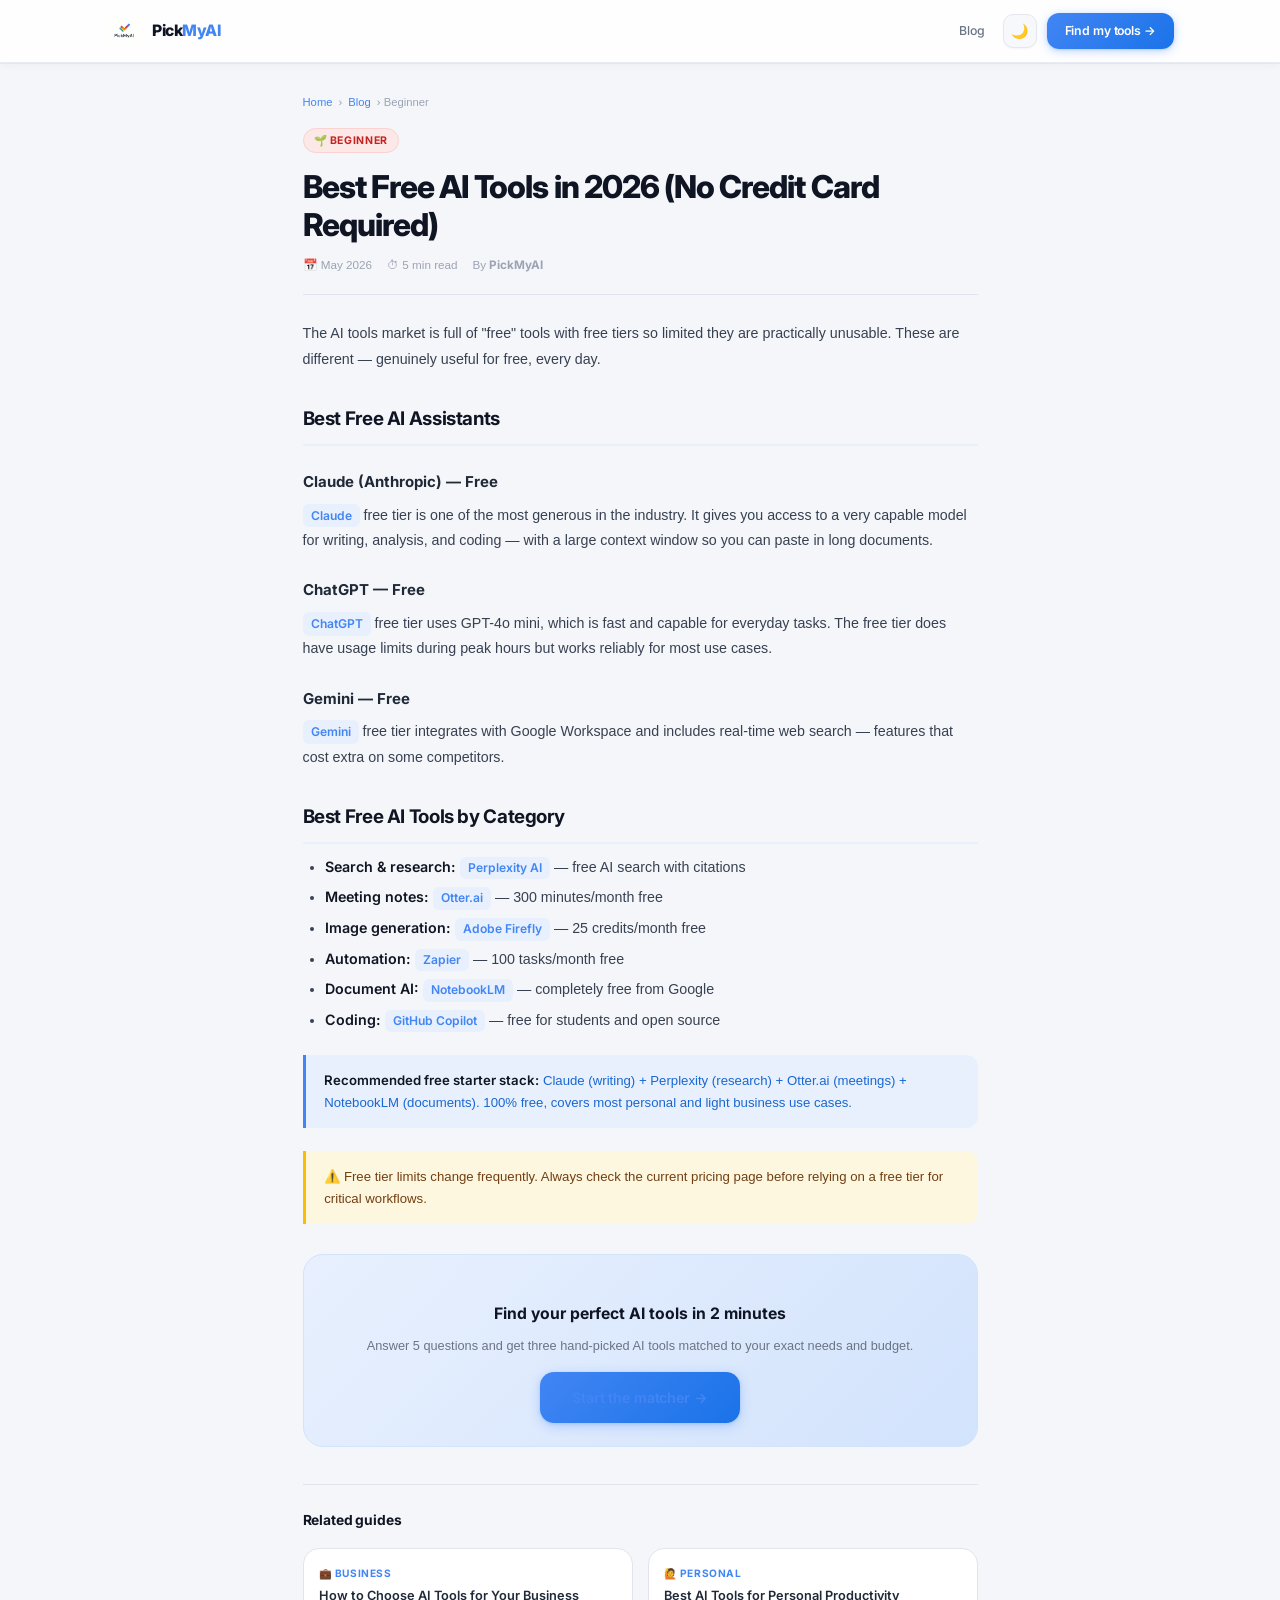
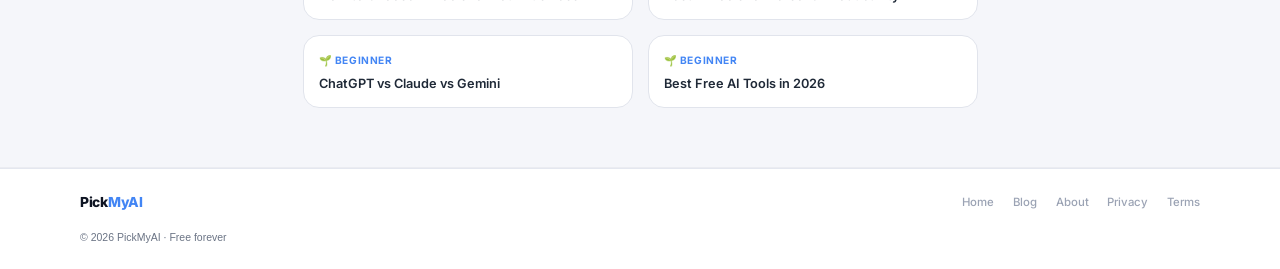
<file: blog/free-ai-tools-2026.html>
<!DOCTYPE html>
<html lang="en">
<head>
<meta charset="UTF-8"/><meta name="viewport" content="width=device-width,initial-scale=1.0"/>
<title>Best Free AI Tools in 2026 (No Credit Card Required) | PickMyAI</title>
<meta name="description" content="You don't need to spend a penny to get real value from AI. These are the best tools with genuinely useful free tiers."/>
<link rel="canonical" href="https://pickmyai.vercel.app/blog/free-ai-tools-2026.html"/>
<meta property="og:title" content="Best Free AI Tools in 2026 (No Credit Card Required)"/><meta property="og:description" content="You don't need to spend a penny to get real value from AI. These are the best tools with genuinely useful free tiers."/><meta property="og:type" content="article"/>
<script type="application/ld+json">{"@context":"https://schema.org","@type":"Article","headline":"Best Free AI Tools in 2026 (No Credit Card Required)","description":"You don't need to spend a penny to get real value from AI. These are the best tools with genuinely useful free tiers.","author":{"@type":"Organization","name":"PickMyAI"},"publisher":{"@type":"Organization","name":"PickMyAI"},"datePublished":"2026-06-01","url":"https://pickmyai.vercel.app/blog/free-ai-tools-2026.html"}</script>
<link rel="preconnect" href="https://fonts.googleapis.com"/>
<link href="https://fonts.googleapis.com/css2?family=Inter:wght@300;400;500;600;700;800&family=JetBrains+Mono:wght@400;500&display=swap" rel="stylesheet"/>
<link rel="stylesheet" href="../css/style.min.css"/>
<style>
.blog-wrap{max-width:720px;margin:0 auto;padding:2rem 1.5rem}
.post-breadcrumb{font-size:0.75rem;color:var(--gray-400);margin-bottom:1rem;display:flex;align-items:center;gap:6px;flex-wrap:wrap}
.post-breadcrumb a{color:var(--brand)}
.post-cat-badge{font-size:0.7rem;font-weight:700;letter-spacing:0.06em;text-transform:uppercase;padding:3px 10px;border-radius:100px;display:inline-block;margin-bottom:1rem}
.cat-business{background:#e8f0fe;color:#1967d2}.cat-personal{background:#e6f4ea;color:#137333}
.cat-beginner{background:#fce8e6;color:#c5221f}.cat-advanced{background:#fef7e0;color:#b05a00}
.post-h1{font-size:clamp(1.6rem,3.5vw,2.1rem);font-weight:800;color:var(--gray-900);letter-spacing:-0.03em;line-height:1.2;margin-bottom:0.75rem}
.post-meta-bar{display:flex;align-items:center;gap:1rem;font-size:0.78rem;color:var(--gray-400);flex-wrap:wrap;padding-bottom:1.25rem;border-bottom:1px solid var(--gray-200);margin-bottom:1.75rem}
.post-body{font-size:0.95rem;color:var(--gray-700);line-height:1.8}
.post-body h2{font-size:1.25rem;font-weight:700;color:var(--gray-900);letter-spacing:-0.02em;margin:2rem 0 0.75rem;padding-bottom:0.5rem;border-bottom:2px solid var(--brand-light)}
.post-body h3{font-size:1rem;font-weight:700;color:var(--gray-800);margin:1.5rem 0 0.5rem}
.post-body p{margin-bottom:1.1rem}
.post-body ul,.post-body ol{margin:0 0 1.1rem 1.5rem}
.post-body li{margin-bottom:0.4rem;line-height:1.7}
.post-body strong{color:var(--gray-900);font-weight:600}
.post-body a{color:var(--brand)}
.callout{background:var(--brand-light);border-left:3px solid var(--brand);border-radius:0 var(--radius) var(--radius) 0;padding:1rem 1.25rem;margin:1.5rem 0;font-size:0.88rem;color:var(--brand-text);line-height:1.65}
.tip-box{background:var(--green-light);border-left:3px solid var(--green);border-radius:0 var(--radius) var(--radius) 0;padding:1rem 1.25rem;margin:1.5rem 0;font-size:0.88rem;color:#14532d;line-height:1.65}
.warn-box{background:#fef7e0;border-left:3px solid #fbbc04;border-radius:0 var(--radius) var(--radius) 0;padding:1rem 1.25rem;margin:1.5rem 0;font-size:0.88rem;color:#713f12;line-height:1.65}
.tool-mention{display:inline-flex;align-items:center;background:var(--brand-light);color:var(--brand-text);padding:1px 8px;border-radius:6px;font-size:0.85em;font-weight:600;text-decoration:none}
.tool-mention:hover{background:var(--brand);color:#fff;text-decoration:none}
.post-cta{background:linear-gradient(135deg,var(--brand-light),var(--brand-mid));border:1.5px solid var(--brand-mid);border-radius:var(--radius-xl);padding:1.5rem;text-align:center;margin:2rem 0}
.post-cta h3{font-size:1.05rem;font-weight:700;color:var(--gray-900);margin-bottom:0.5rem}
.post-cta p{font-size:0.85rem;color:var(--gray-500);margin-bottom:1rem;line-height:1.6}
.related-posts{margin-top:2.5rem;padding-top:1.5rem;border-top:1px solid var(--gray-200)}
.related-grid{display:grid;grid-template-columns:1fr 1fr;gap:1rem;margin-top:1rem}
.related-card{background:var(--white);border:1px solid var(--gray-200);border-radius:var(--radius-lg);padding:1rem;text-decoration:none;color:inherit;transition:all 0.15s var(--ease);display:block}
.related-card:hover{border-color:var(--brand);transform:translateY(-1px);box-shadow:var(--shadow);text-decoration:none}
.related-cat{font-size:0.68rem;font-weight:700;letter-spacing:0.06em;text-transform:uppercase;color:var(--brand);margin-bottom:5px}
.related-title{font-size:0.85rem;font-weight:600;color:var(--gray-800);line-height:1.35}
@media(max-width:600px){.related-grid{grid-template-columns:1fr}.blog-wrap{padding:1rem}}
</style>
<script>(function(){try{var ct=localStorage.getItem('pickmyai_color')||'google';var dt=localStorage.getItem('pickmyai_theme')||(window.matchMedia('(prefers-color-scheme: dark)').matches?'dark':'light');document.documentElement.setAttribute('data-theme-color',ct);document.documentElement.setAttribute('data-theme',dt);}catch(e){}})();</script>
<link rel="apple-touch-icon" href="/icons/logo.png"/>
<link rel="icon" type="image/png" href="/icons/logo.png"/>
</head>
<body>
<div class="reading-prog" id="reading-prog"></div>
<button class="back-top" id="back-top" aria-label="Back to top">↑</button>
<header class="site-header">
  <div class="header-inner">
    <a class="logo" href="/">
      <img src="/icons/logo.png" alt="PickMyAI" height="36" width="36" style="height:36px;width:36px;object-fit:contain;flex-shrink:0"/>
      <div class="logo-name">Pick<span>MyAI</span></div>
    </a>
    <div class="header-right">
      <a href="/blog" class="nav-link">Blog</a>
      <button class="theme-btn" id="theme-btn" aria-label="Toggle dark mode">🌙</button>
      <a href="/" class="btn-cta" style="text-decoration:none">Find my tools →</a>
    </div>
  </div>
</header>
<div class="blog-wrap">
<div class="post-breadcrumb"><a href="/">Home</a> › <a href="/blog">Blog</a> › Beginner</div>
<div class="post-cat-badge cat-beginner">🌱 Beginner</div>
<h1 class="post-h1">Best Free AI Tools in 2026 (No Credit Card Required)</h1>
<div class="post-meta-bar"><span>📅 May 2026</span><span>⏱ 5 min read</span><span>By <strong>PickMyAI</strong></span></div>
<div class="post-body">
<p>The AI tools market is full of "free" tools with free tiers so limited they are practically unusable. These are different — genuinely useful for free, every day.</p>
<h2>Best Free AI Assistants</h2>
<h3>Claude (Anthropic) — Free</h3>
<p><a class="tool-mention" href="https://claude.ai" target="_blank">Claude</a> free tier is one of the most generous in the industry. It gives you access to a very capable model for writing, analysis, and coding — with a large context window so you can paste in long documents.</p>
<h3>ChatGPT — Free</h3>
<p><a class="tool-mention" href="https://chat.openai.com" target="_blank">ChatGPT</a> free tier uses GPT-4o mini, which is fast and capable for everyday tasks. The free tier does have usage limits during peak hours but works reliably for most use cases.</p>
<h3>Gemini — Free</h3>
<p><a class="tool-mention" href="https://gemini.google.com" target="_blank">Gemini</a> free tier integrates with Google Workspace and includes real-time web search — features that cost extra on some competitors.</p>
<h2>Best Free AI Tools by Category</h2>
<ul>
<li><strong>Search & research:</strong> <a class="tool-mention" href="https://perplexity.ai" target="_blank">Perplexity AI</a> — free AI search with citations</li>
<li><strong>Meeting notes:</strong> <a class="tool-mention" href="https://otter.ai" target="_blank">Otter.ai</a> — 300 minutes/month free</li>
<li><strong>Image generation:</strong> <a class="tool-mention" href="https://firefly.adobe.com" target="_blank">Adobe Firefly</a> — 25 credits/month free</li>
<li><strong>Automation:</strong> <a class="tool-mention" href="https://zapier.com" target="_blank">Zapier</a> — 100 tasks/month free</li>
<li><strong>Document AI:</strong> <a class="tool-mention" href="https://notebooklm.google.com" target="_blank">NotebookLM</a> — completely free from Google</li>
<li><strong>Coding:</strong> <a class="tool-mention" href="https://github.com/features/copilot" target="_blank">GitHub Copilot</a> — free for students and open source</li>
</ul>
<div class="callout"><strong>Recommended free starter stack:</strong> Claude (writing) + Perplexity (research) + Otter.ai (meetings) + NotebookLM (documents). 100% free, covers most personal and light business use cases.</div>
<div class="warn-box">⚠️ Free tier limits change frequently. Always check the current pricing page before relying on a free tier for critical workflows.</div>
<div class="post-cta"><h3>Find your perfect AI tools in 2 minutes</h3><p>Answer 5 questions and get three hand-picked AI tools matched to your exact needs and budget.</p><a href="/" class="btn btn-primary btn-lg">Start the matcher →</a></div>
<div class="related-posts"><div class="section-title">Related guides</div><div class="related-grid">
<a class="related-card" href="how-to-choose-ai-tools-for-business"><div class="related-cat">💼 Business</div><div class="related-title">How to Choose AI Tools for Your Business</div></a>
<a class="related-card" href="best-ai-tools-personal-productivity"><div class="related-cat">🙋 Personal</div><div class="related-title">Best AI Tools for Personal Productivity</div></a>
<a class="related-card" href="chatgpt-vs-claude-vs-gemini"><div class="related-cat">🌱 Beginner</div><div class="related-title">ChatGPT vs Claude vs Gemini</div></a>
<a class="related-card" href="free-ai-tools-2026"><div class="related-cat">🌱 Beginner</div><div class="related-title">Best Free AI Tools in 2026</div></a>
</div></div>
</div></div>
<footer class="site-footer">
  <div class="footer-inner">
    <div class="footer-logo">Pick<span>MyAI</span></div>
    <div class="footer-links">
      <a href="/">Home</a>
      <a href="/blog">Blog</a>
      <a href="/about">About</a>
      <a href="/privacy">Privacy</a>
      <a href="/terms">Terms</a>
    </div>
    <div class="footer-copy">© 2026 PickMyAI · Free forever</div>
  </div>
</footer>
<script src="../js/main.min.js" defer></script>
</body></html>
</file>
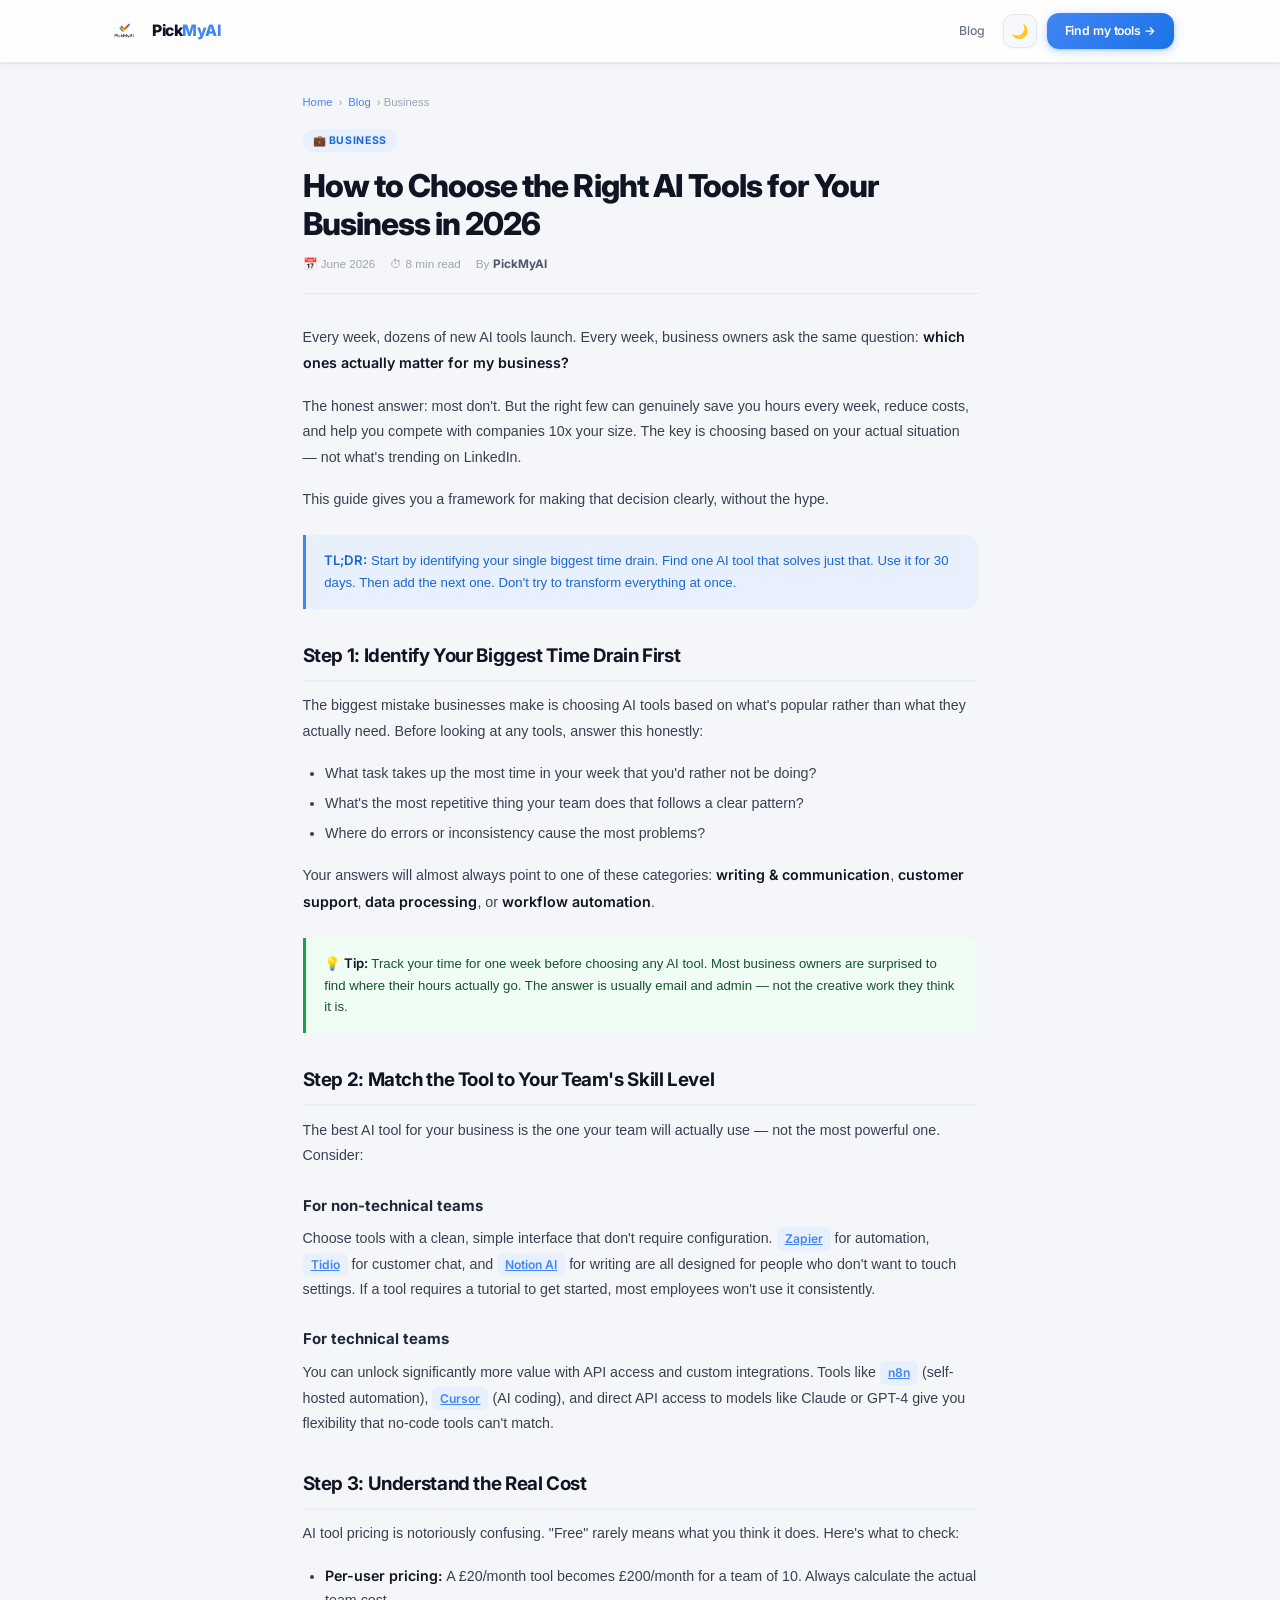
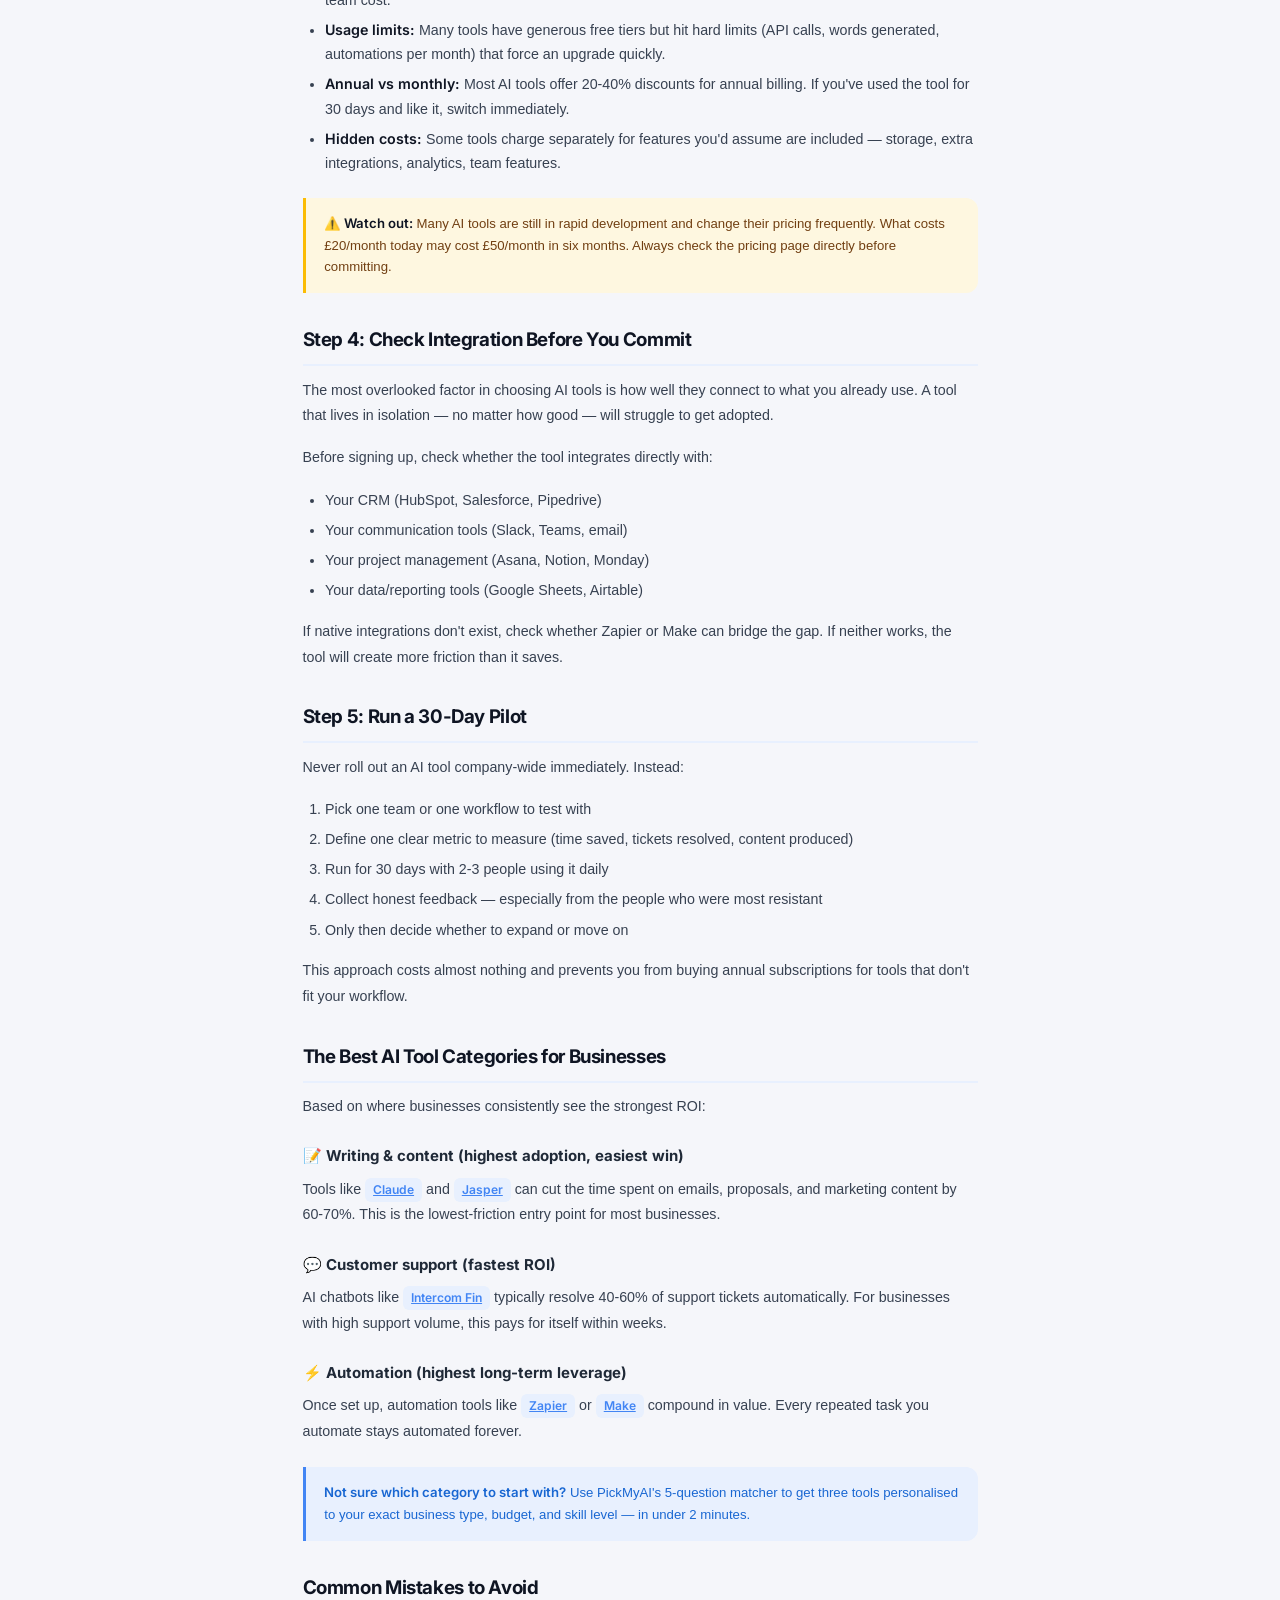
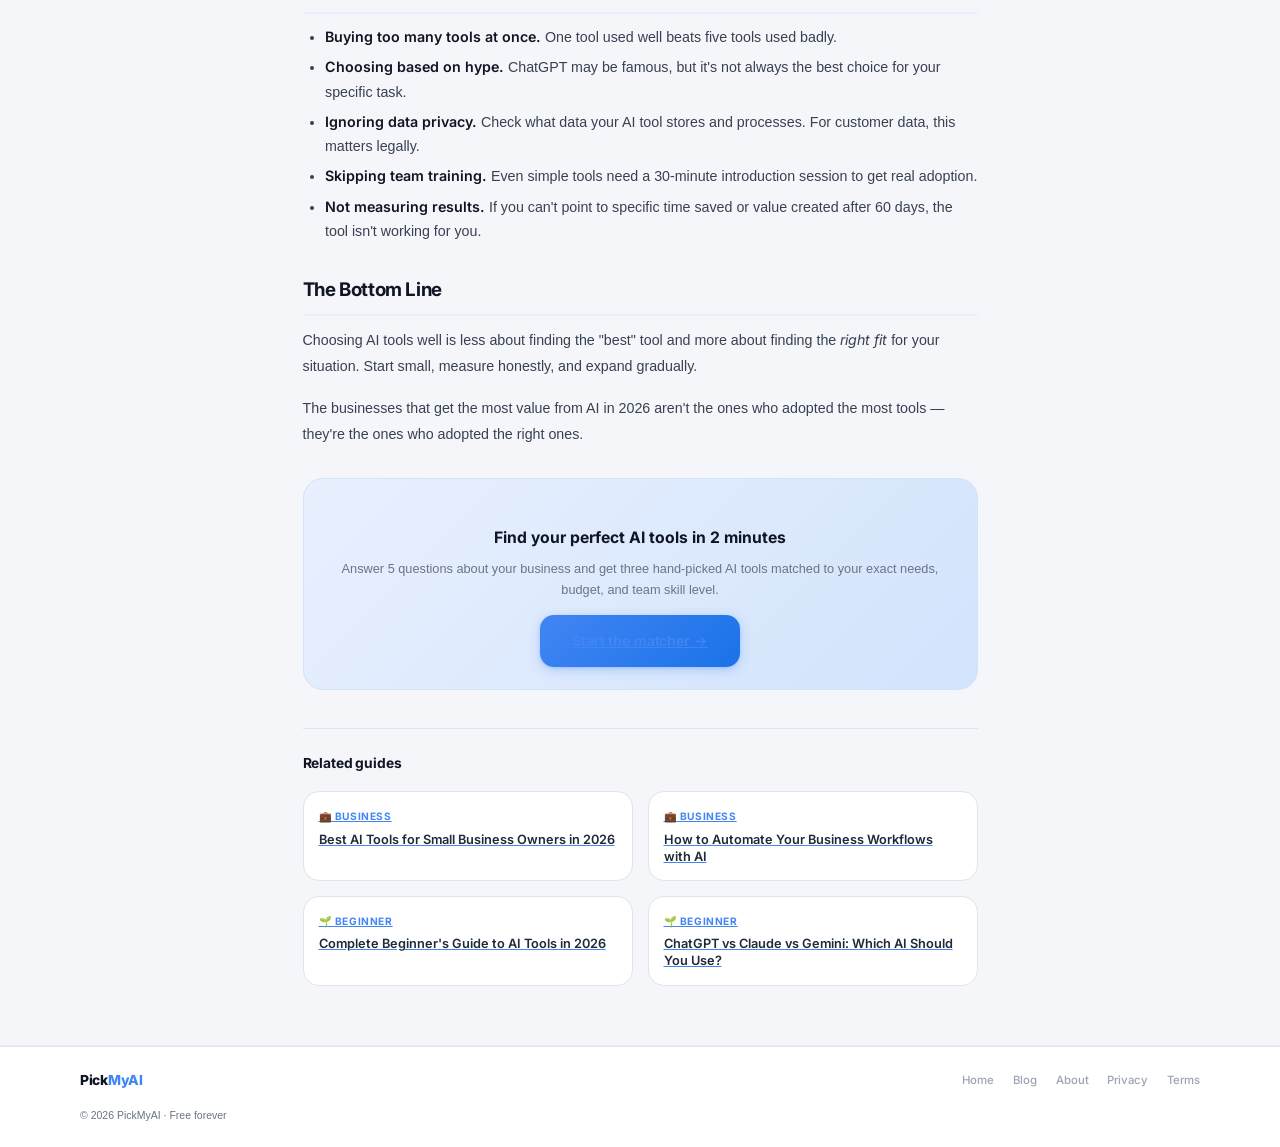
<file: blog/how-to-choose-ai-tools-for-business.html>
<!DOCTYPE html>
<html lang="en">
<head>
<meta charset="UTF-8"/>
<meta name="viewport" content="width=device-width,initial-scale=1.0"/>
<title>How to Choose AI Tools for Your Business | PickMyAI</title>
<meta name="description" content="The complete framework for evaluating AI tools for your business — budget, integration, skill level, and ROI."/>
<meta name="keywords" content="how to choose AI tools for business, best AI tools for business 2026, AI tools evaluation, business AI strategy"/>
<link rel="canonical" href="https://pickmyai.vercel.app/blog/how-to-choose-ai-tools-for-business.html"/>
<meta property="og:title" content="How to Choose the Right AI Tools for Your Business in 2026"/>
<meta property="og:description" content="The complete framework for evaluating AI tools — covering budget, integration, team skill level, and ROI."/>
<meta property="og:type" content="article"/>
<script type="application/ld+json">
{
  "@context":"https://schema.org",
  "@type":"Article",
  "headline":"How to Choose the Right AI Tools for Your Business in 2026",
  "description":"The complete framework for evaluating AI tools for your business — covering budget, integration, team skill level, and ROI.",
  "author":{"@type":"Organization","name":"PickMyAI"},
  "publisher":{"@type":"Organization","name":"PickMyAI","url":"https://pickmyai.vercel.app"},
  "datePublished":"2026-06-01",
  "dateModified":"2026-06-01",
  "url":"https://pickmyai.vercel.app/blog/how-to-choose-ai-tools-for-business.html",
  "mainEntityOfPage":{"@type":"WebPage","@id":"https://pickmyai.vercel.app/blog/how-to-choose-ai-tools-for-business.html"}
}
</script>
<link rel="preconnect" href="https://fonts.googleapis.com"/>
<link href="https://fonts.googleapis.com/css2?family=Inter:wght@300;400;500;600;700;800&family=JetBrains+Mono:wght@400;500&display=swap" rel="stylesheet"/>
<link rel="stylesheet" href="../css/style.min.css"/>
<style>
.blog-wrap{max-width:720px;margin:0 auto;padding:2rem 1.5rem}
.post-header{margin-bottom:2rem}
.post-breadcrumb{font-size:0.75rem;color:var(--gray-400);margin-bottom:1rem;display:flex;align-items:center;gap:6px;flex-wrap:wrap}
.post-breadcrumb a{color:var(--brand);text-decoration:none}
.post-breadcrumb a:hover{text-decoration:underline}
.post-cat-badge{font-size:0.7rem;font-weight:700;letter-spacing:0.06em;text-transform:uppercase;padding:3px 10px;border-radius:100px;background:#e8f0fe;color:#1967d2;margin-bottom:1rem;display:inline-block}
.post-h1{font-size:clamp(1.6rem,3.5vw,2.1rem);font-weight:800;color:var(--gray-900);letter-spacing:-0.03em;line-height:1.2;margin-bottom:0.75rem}
.post-meta-bar{display:flex;align-items:center;gap:1rem;font-size:0.78rem;color:var(--gray-400);flex-wrap:wrap;padding-bottom:1.25rem;border-bottom:1px solid var(--gray-200);margin-bottom:1.75rem}
.post-meta-bar strong{color:var(--gray-600)}
.post-body{font-size:0.95rem;color:var(--gray-700);line-height:1.8}
.post-body h2{font-size:1.25rem;font-weight:700;color:var(--gray-900);letter-spacing:-0.02em;margin:2rem 0 0.75rem;padding-bottom:0.5rem;border-bottom:2px solid var(--brand-light)}
.post-body h3{font-size:1rem;font-weight:700;color:var(--gray-800);margin:1.5rem 0 0.5rem}
.post-body p{margin-bottom:1.1rem}
.post-body ul,.post-body ol{margin:0 0 1.1rem 1.5rem}
.post-body li{margin-bottom:0.4rem;line-height:1.7}
.post-body strong{color:var(--gray-900);font-weight:600}
.post-body a{color:var(--brand);text-decoration:underline}
.callout{background:var(--brand-light);border-left:3px solid var(--brand);border-radius:0 var(--radius) var(--radius) 0;padding:1rem 1.25rem;margin:1.5rem 0;font-size:0.88rem;color:var(--brand-text);line-height:1.65}
.callout strong{color:var(--brand-text)}
.tip-box{background:var(--green-light);border-left:3px solid var(--green);border-radius:0 var(--radius) var(--radius) 0;padding:1rem 1.25rem;margin:1.5rem 0;font-size:0.88rem;color:#14532d;line-height:1.65}
.warn-box{background:#fef7e0;border-left:3px solid #fbbc04;border-radius:0 var(--radius) var(--radius) 0;padding:1rem 1.25rem;margin:1.5rem 0;font-size:0.88rem;color:#713f12;line-height:1.65}
.tool-mention{display:inline-flex;align-items:center;gap:4px;background:var(--brand-light);color:var(--brand-text);padding:1px 8px;border-radius:6px;font-size:0.85em;font-weight:600;text-decoration:none}
.tool-mention:hover{background:var(--brand);color:#fff;text-decoration:none}
.post-cta{background:linear-gradient(135deg,var(--brand-light),var(--brand-mid));border:1.5px solid var(--brand-mid);border-radius:var(--radius-xl);padding:1.5rem;text-align:center;margin:2rem 0}
.post-cta h3{font-size:1.05rem;font-weight:700;color:var(--gray-900);margin-bottom:0.5rem}
.post-cta p{font-size:0.85rem;color:var(--gray-500);margin-bottom:1rem;line-height:1.6}
.related-posts{margin-top:2.5rem;padding-top:1.5rem;border-top:1px solid var(--gray-200)}
.related-grid{display:grid;grid-template-columns:1fr 1fr;gap:1rem;margin-top:1rem}
.related-card{background:var(--white);border:1px solid var(--gray-200);border-radius:var(--radius-lg);padding:1rem;text-decoration:none;color:inherit;transition:all 0.15s var(--ease);display:block}
.related-card:hover{border-color:var(--brand);transform:translateY(-1px);box-shadow:var(--shadow);text-decoration:none}
.related-cat{font-size:0.68rem;font-weight:700;letter-spacing:0.06em;text-transform:uppercase;color:var(--brand);margin-bottom:5px}
.related-title{font-size:0.85rem;font-weight:600;color:var(--gray-800);line-height:1.35}
@media(max-width:600px){.related-grid{grid-template-columns:1fr}.blog-wrap{padding:1rem}}
</style>
<script>(function(){try{var ct=localStorage.getItem('pickmyai_color')||'google';var dt=localStorage.getItem('pickmyai_theme')||(window.matchMedia('(prefers-color-scheme: dark)').matches?'dark':'light');document.documentElement.setAttribute('data-theme-color',ct);document.documentElement.setAttribute('data-theme',dt);}catch(e){}})();</script>
<link rel="apple-touch-icon" href="/icons/logo.png"/>
<link rel="icon" type="image/png" href="/icons/logo.png"/>
</head>
<body>
<div class="reading-prog" id="reading-prog"></div>
<button class="back-top" id="back-top" aria-label="Back to top">↑</button>

<header class="site-header">
  <div class="header-inner">
    <a class="logo" href="/">
      <img src="/icons/logo.png" alt="PickMyAI" height="36" width="36" style="height:36px;width:36px;object-fit:contain;flex-shrink:0"/>
      <div class="logo-name">Pick<span>MyAI</span></div>
    </a>
    <div class="header-right">
      <a href="/blog" class="nav-link">Blog</a>
      <button class="theme-btn" id="theme-btn" aria-label="Toggle dark mode">🌙</button>
      <a href="/" class="btn-cta" style="text-decoration:none">Find my tools →</a>
    </div>
  </div>
</header>

<div class="blog-wrap">

  <div class="post-header">
    <div class="post-breadcrumb">
      <a href="/">Home</a> › <a href="/blog">Blog</a> › Business
    </div>
    <div class="post-cat-badge">💼 Business</div>
    <h1 class="post-h1">How to Choose the Right AI Tools for Your Business in 2026</h1>
    <div class="post-meta-bar">
      <span>📅 June 2026</span>
      <span>⏱ 8 min read</span>
      <span>By <strong>PickMyAI</strong></span>
    </div>
  </div>

  <div class="post-body">

    <p>Every week, dozens of new AI tools launch. Every week, business owners ask the same question: <strong>which ones actually matter for my business?</strong></p>
    <p>The honest answer: most don't. But the right few can genuinely save you hours every week, reduce costs, and help you compete with companies 10x your size. The key is choosing based on your actual situation — not what's trending on LinkedIn.</p>
    <p>This guide gives you a framework for making that decision clearly, without the hype.</p>

    <div class="callout"><strong>TL;DR:</strong> Start by identifying your single biggest time drain. Find one AI tool that solves just that. Use it for 30 days. Then add the next one. Don't try to transform everything at once.</div>

    <h2>Step 1: Identify Your Biggest Time Drain First</h2>
    <p>The biggest mistake businesses make is choosing AI tools based on what's popular rather than what they actually need. Before looking at any tools, answer this honestly:</p>
    <ul>
      <li>What task takes up the most time in your week that you'd rather not be doing?</li>
      <li>What's the most repetitive thing your team does that follows a clear pattern?</li>
      <li>Where do errors or inconsistency cause the most problems?</li>
    </ul>
    <p>Your answers will almost always point to one of these categories: <strong>writing &amp; communication</strong>, <strong>customer support</strong>, <strong>data processing</strong>, or <strong>workflow automation</strong>.</p>

    <div class="tip-box">💡 <strong>Tip:</strong> Track your time for one week before choosing any AI tool. Most business owners are surprised to find where their hours actually go. The answer is usually email and admin — not the creative work they think it is.</div>

    <h2>Step 2: Match the Tool to Your Team's Skill Level</h2>
    <p>The best AI tool for your business is the one your team will actually use — not the most powerful one. Consider:</p>
    <h3>For non-technical teams</h3>
    <p>Choose tools with a clean, simple interface that don't require configuration. <a class="tool-mention" href="https://zapier.com" target="_blank">Zapier</a> for automation, <a class="tool-mention" href="https://tidio.com" target="_blank">Tidio</a> for customer chat, and <a class="tool-mention" href="https://notion.so" target="_blank">Notion AI</a> for writing are all designed for people who don't want to touch settings. If a tool requires a tutorial to get started, most employees won't use it consistently.</p>
    <h3>For technical teams</h3>
    <p>You can unlock significantly more value with API access and custom integrations. Tools like <a class="tool-mention" href="https://n8n.io" target="_blank">n8n</a> (self-hosted automation), <a class="tool-mention" href="https://cursor.sh" target="_blank">Cursor</a> (AI coding), and direct API access to models like Claude or GPT-4 give you flexibility that no-code tools can't match.</p>

    <h2>Step 3: Understand the Real Cost</h2>
    <p>AI tool pricing is notoriously confusing. "Free" rarely means what you think it does. Here's what to check:</p>
    <ul>
      <li><strong>Per-user pricing:</strong> A £20/month tool becomes £200/month for a team of 10. Always calculate the actual team cost.</li>
      <li><strong>Usage limits:</strong> Many tools have generous free tiers but hit hard limits (API calls, words generated, automations per month) that force an upgrade quickly.</li>
      <li><strong>Annual vs monthly:</strong> Most AI tools offer 20-40% discounts for annual billing. If you've used the tool for 30 days and like it, switch immediately.</li>
      <li><strong>Hidden costs:</strong> Some tools charge separately for features you'd assume are included — storage, extra integrations, analytics, team features.</li>
    </ul>

    <div class="warn-box">⚠️ <strong>Watch out:</strong> Many AI tools are still in rapid development and change their pricing frequently. What costs £20/month today may cost £50/month in six months. Always check the pricing page directly before committing.</div>

    <h2>Step 4: Check Integration Before You Commit</h2>
    <p>The most overlooked factor in choosing AI tools is how well they connect to what you already use. A tool that lives in isolation — no matter how good — will struggle to get adopted.</p>
    <p>Before signing up, check whether the tool integrates directly with:</p>
    <ul>
      <li>Your CRM (HubSpot, Salesforce, Pipedrive)</li>
      <li>Your communication tools (Slack, Teams, email)</li>
      <li>Your project management (Asana, Notion, Monday)</li>
      <li>Your data/reporting tools (Google Sheets, Airtable)</li>
    </ul>
    <p>If native integrations don't exist, check whether Zapier or Make can bridge the gap. If neither works, the tool will create more friction than it saves.</p>

    <h2>Step 5: Run a 30-Day Pilot</h2>
    <p>Never roll out an AI tool company-wide immediately. Instead:</p>
    <ol>
      <li>Pick one team or one workflow to test with</li>
      <li>Define one clear metric to measure (time saved, tickets resolved, content produced)</li>
      <li>Run for 30 days with 2-3 people using it daily</li>
      <li>Collect honest feedback — especially from the people who were most resistant</li>
      <li>Only then decide whether to expand or move on</li>
    </ol>
    <p>This approach costs almost nothing and prevents you from buying annual subscriptions for tools that don't fit your workflow.</p>

    <h2>The Best AI Tool Categories for Businesses</h2>
    <p>Based on where businesses consistently see the strongest ROI:</p>
    <h3>📝 Writing & content (highest adoption, easiest win)</h3>
    <p>Tools like <a class="tool-mention" href="https://claude.ai" target="_blank">Claude</a> and <a class="tool-mention" href="https://jasper.ai" target="_blank">Jasper</a> can cut the time spent on emails, proposals, and marketing content by 60-70%. This is the lowest-friction entry point for most businesses.</p>
    <h3>💬 Customer support (fastest ROI)</h3>
    <p>AI chatbots like <a class="tool-mention" href="https://intercom.com" target="_blank">Intercom Fin</a> typically resolve 40-60% of support tickets automatically. For businesses with high support volume, this pays for itself within weeks.</p>
    <h3>⚡ Automation (highest long-term leverage)</h3>
    <p>Once set up, automation tools like <a class="tool-mention" href="https://zapier.com" target="_blank">Zapier</a> or <a class="tool-mention" href="https://make.com" target="_blank">Make</a> compound in value. Every repeated task you automate stays automated forever.</p>

    <div class="callout">
      <strong>Not sure which category to start with?</strong> Use PickMyAI's 5-question matcher to get three tools personalised to your exact business type, budget, and skill level — in under 2 minutes.
    </div>

    <h2>Common Mistakes to Avoid</h2>
    <ul>
      <li><strong>Buying too many tools at once.</strong> One tool used well beats five tools used badly.</li>
      <li><strong>Choosing based on hype.</strong> ChatGPT may be famous, but it's not always the best choice for your specific task.</li>
      <li><strong>Ignoring data privacy.</strong> Check what data your AI tool stores and processes. For customer data, this matters legally.</li>
      <li><strong>Skipping team training.</strong> Even simple tools need a 30-minute introduction session to get real adoption.</li>
      <li><strong>Not measuring results.</strong> If you can't point to specific time saved or value created after 60 days, the tool isn't working for you.</li>
    </ul>

    <h2>The Bottom Line</h2>
    <p>Choosing AI tools well is less about finding the "best" tool and more about finding the <em>right fit</em> for your situation. Start small, measure honestly, and expand gradually.</p>
    <p>The businesses that get the most value from AI in 2026 aren't the ones who adopted the most tools — they're the ones who adopted the right ones.</p>

    <div class="post-cta">
      <h3>Find your perfect AI tools in 2 minutes</h3>
      <p>Answer 5 questions about your business and get three hand-picked AI tools matched to your exact needs, budget, and team skill level.</p>
      <a href="/" class="btn btn-primary btn-lg">Start the matcher →</a>
    </div>

    <div class="related-posts">
      <div class="section-title">Related guides</div>
      <div class="related-grid">
        <a class="related-card" href="best-ai-tools-small-business">
          <div class="related-cat">💼 Business</div>
          <div class="related-title">Best AI Tools for Small Business Owners in 2026</div>
        </a>
        <a class="related-card" href="best-ai-tools-small-business">
          <div class="related-cat">💼 Business</div>
          <div class="related-title">How to Automate Your Business Workflows with AI</div>
        </a>
        <a class="related-card" href="ai-tools-beginners-guide">
          <div class="related-cat">🌱 Beginner</div>
          <div class="related-title">Complete Beginner's Guide to AI Tools in 2026</div>
        </a>
        <a class="related-card" href="chatgpt-vs-claude-vs-gemini">
          <div class="related-cat">🌱 Beginner</div>
          <div class="related-title">ChatGPT vs Claude vs Gemini: Which AI Should You Use?</div>
        </a>
      </div>
    </div>

  </div>
</div>

<footer class="site-footer">
  <div class="footer-inner">
    <div class="footer-logo">Pick<span>MyAI</span></div>
    <div class="footer-links">
      <a href="/">Home</a>
      <a href="/blog">Blog</a>
      <a href="/about">About</a>
      <a href="/privacy">Privacy</a>
      <a href="/terms">Terms</a>
    </div>
    <div class="footer-copy">© 2026 PickMyAI · Free forever</div>
  </div>
</footer>

<script src="../js/main.min.js" defer></script>
</body>
</html>
</file>
<file: css/style.min.css>
@keyframes pulse{0%,to{opacity:1;transform:scale(1)}50%{opacity:.4;transform:scale(.7)}}@keyframes stepIn{0%{opacity:0;transform:translateY(10px)}to{opacity:1;transform:translateY(0)}}@keyframes fadeIn{0%{opacity:0}to{opacity:1}}@keyframes spin{to{transform:rotate(360deg)}}@keyframes shimmer{0%{background-position:200%0}to{background-position:-200%0}}@font-face{font-family:"Inter";font-display:swap;src:local("Inter")}@font-face{font-family:"JetBrains Mono";font-display:swap;src:local("JetBrains Mono")}:root,[data-theme-color=google]{--brand:#4285f4;--brand-dark:#1a73e8;--brand-light:#e8f0fe;--brand-mid:#d2e3fc;--brand-text:#1967d2;--brand-rgb:66,133,244;--g-blue:#4285f4;--g-green:#34a853;--g-yellow:#fbbc04;--g-red:#ea4335}[data-theme-color=violet]{--brand:#7c3aed;--brand-dark:#6d28d9;--brand-light:#f5f3ff;--brand-mid:#ede9fe;--brand-text:#5b21b6;--brand-rgb:124,58,237}[data-theme-color=rose]{--brand:#e11d48;--brand-dark:#be123c;--brand-light:#fff1f2;--brand-mid:#ffe4e6;--brand-text:#9f1239;--brand-rgb:225,29,72}[data-theme-color=ocean]{--brand:#2563eb;--brand-dark:#1d4ed8;--brand-light:#eff6ff;--brand-mid:#dbeafe;--brand-text:#1e40af;--brand-rgb:37,99,235}[data-theme-color=forest]{--brand:#059669;--brand-dark:#047857;--brand-light:#ecfdf5;--brand-mid:#d1fae5;--brand-text:#065f46;--brand-rgb:5,150,105}*,::after,::before{box-sizing:border-box;margin:0;padding:0}:root{--white:#ffffff;--bg:#f5f6fa;--bg-warm:#fafafa;--surface:#ffffff;--surface-2:#f7f8fc;--surface-3:#eef0f6;--border:#e4e7ef;--border-strong:#cdd1db;--gray-50:#f7f8fc;--gray-100:#eef0f5;--gray-200:#e1e4ec;--gray-300:#cdd1db;--gray-400:#9ba3b4;--gray-500:#6b7485;--gray-600:#4e5668;--gray-700:#374151;--gray-800:#1f2937;--gray-900:#0f1523;--green:#16a34a;--green-light:#f0fdf4;--green-mid:#bbf7d0;--red:#dc2626;--red-light:#fef2f2;--gold:#d97706;--gold-light:#fffbeb;--pink:#ec4899;--pink-light:#fdf2f8;--teal:#0891b2;--teal-light:#ecfeff;--shadow-xs:0 1px 2px rgba(15,21,35,0.04);--shadow-sm:0 1px 4px rgba(15,21,35,0.06), 0 1px 2px rgba(15,21,35,0.04);--shadow:0 4px 12px rgba(15,21,35,0.07), 0 2px 4px rgba(15,21,35,0.04);--shadow-md:0 8px 24px rgba(15,21,35,0.08), 0 4px 8px rgba(15,21,35,0.04);--shadow-lg:0 20px 40px rgba(15,21,35,0.1), 0 8px 16px rgba(15,21,35,0.05);--shadow-xl:0 32px 64px rgba(15,21,35,0.12), 0 16px 24px rgba(15,21,35,0.06);--radius-sm:8px;--radius:12px;--radius-lg:16px;--radius-xl:20px;--radius-2xl:28px;--radius-3xl:36px;--ease:cubic-bezier(0.4,0,0.2,1);--ease-spring:cubic-bezier(0.34,1.56,0.64,1);--duration:180ms}html{font-size:15px;scroll-behavior:smooth}body{font-family:"Inter",-apple-system,BlinkMacSystemFont,"Segoe UI",sans-serif;background:var(--bg);color:var(--gray-800);line-height:1.65;-webkit-font-smoothing:antialiased;text-rendering:optimizeLegibility}.nav-link:hover,a{text-decoration:none}a{transition:color var(--duration) var(--ease)}a:hover{text-decoration:underline}body,html{overflow-x:hidden;max-width:100vw}.site-header{background:rgba(255,255,255,.88);backdrop-filter:blur(20px) saturate(180%);-webkit-backdrop-filter:blur(20px) saturate(180%);border-bottom:1px solid rgba(228,231,239,.8);position:sticky;top:0;z-index:200;box-shadow:0 1px 0 rgba(15,21,35,.04),0 2px 8px rgba(15,21,35,.04)}.header-inner,.logo{display:flex;align-items:center}.header-inner{max-width:1120px;margin:0 auto;padding:0 1.75rem;gap:1.25rem;height:62px}.logo{gap:10px;text-decoration:none;flex-shrink:0}.logo img{height:36px;width:36px;border-radius:10px;object-fit:contain}.email-box h3,.logo-name{font-weight:800;letter-spacing:-.03em}.logo-name{font-size:1.05rem;color:var(--gray-900)}.logo-name span,a,h1 span{color:var(--brand)}.header-right{display:flex;align-items:center;gap:10px;margin-left:auto}.nav-link{font-size:.82rem;font-weight:500;color:var(--gray-500);text-decoration:none;padding:5px 8px;border-radius:8px;transition:all var(--duration) var(--ease)}.nav-link:hover{color:var(--gray-900);background:var(--surface-2)}.color-switcher{display:flex;align-items:center;gap:4px;background:var(--surface-2);border:1px solid var(--border);border-radius:100px;padding:5px 9px;box-shadow:var(--shadow-xs)}.color-dot{width:13px;height:13px;border-radius:50%;border:2px solid transparent;cursor:pointer;transition:all .2s var(--ease-spring);padding:0;flex-shrink:0;display:block;box-shadow:0 1px 3px rgba(0,0,0,.18)}.color-dot:hover{transform:scale(1.3)}.color-dot.active{transform:scale(1.2);box-shadow:0 0 0 2px white,0 0 0 3.5px var(--gray-400)}[data-theme=dark] .color-dot.active{box-shadow:0 0 0 2px var(--gray-100),0 0 0 3.5px var(--gray-400)}.btn-cta,.theme-btn{cursor:pointer;transition:all var(--duration) var(--ease)}.theme-btn{width:34px;height:34px;border-radius:10px;display:flex;align-items:center;justify-content:center;background:var(--surface-2);border:1px solid var(--border);font-size:14px;box-shadow:var(--shadow-xs)}.theme-btn:hover{background:var(--surface-3);border-color:var(--border-strong)}.btn-cta{background:var(--brand);color:#fff;border:0;padding:8px 18px;border-radius:12px;font-size:.82rem;font-weight:600;font-family:"Inter",sans-serif;box-shadow:0 2px 10px rgba(var(--brand-rgb),.35),0 1px 2px rgba(var(--brand-rgb),.2);letter-spacing:-.01em}.btn-cta:hover{background:var(--brand-dark);transform:translateY(-1px);box-shadow:0 4px 16px rgba(var(--brand-rgb),.4),0 2px 4px rgba(var(--brand-rgb),.2);text-decoration:none;color:#fff}[data-theme-color=google] .btn-cta,[data-theme-color=google] .btn-next,[data-theme-color=google] .btn-primary{background:linear-gradient(135deg,#4285f4,#1a73e8)}[data-theme-color=google] .matcher-prog-fill{background:linear-gradient(90deg,#4285f4,#34a853,#fbbc04,#ea4335)}[data-theme-color=google] .hero-badge{background:linear-gradient(135deg,#e8f0fe,#e6f4ea);border-color:#d2e3fc;color:#1967d2}.trust-bar,.trust-item{display:flex;align-items:center}.trust-bar{background:linear-gradient(to right,var(--brand-light),rgba(var(--brand-rgb),.03));border-bottom:1px solid var(--brand-mid);padding:8px 1.75rem;justify-content:center;gap:1.75rem;flex-wrap:wrap;font-size:.75rem;color:var(--brand-text);font-weight:500}.trust-item{gap:5px}.trust-item strong{font-weight:700}.page-wrap{max-width:1120px;margin:0 auto;padding:1.75rem;width:100%;overflow-x:hidden}.two-col{display:grid;grid-template-columns:1fr minmax(0,420px);gap:1.75rem;align-items:start}.btn{display:inline-flex;align-items:center;gap:7px;padding:11px 24px;border-radius:100px;font-family:"Inter",sans-serif;font-size:.88rem;font-weight:600;cursor:pointer;border:0;transition:all var(--duration) var(--ease);white-space:nowrap;text-decoration:none;letter-spacing:-.01em}.btn-primary{background:var(--brand);color:#fff;box-shadow:0 3px 12px rgba(var(--brand-rgb),.3),0 1px 3px rgba(var(--brand-rgb),.2)}.btn-primary:hover{background:var(--brand-dark);transform:translateY(-2px);box-shadow:0 6px 20px rgba(var(--brand-rgb),.38),0 2px 6px rgba(var(--brand-rgb),.2);text-decoration:none;color:#fff}.btn-secondary{background:var(--surface);color:var(--gray-700);border:1.5px solid var(--border);box-shadow:var(--shadow-xs)}.btn-secondary:hover{border-color:var(--border-strong);background:var(--surface-2);text-decoration:none;box-shadow:var(--shadow-sm)}.btn-lg{padding:13px 32px;font-size:.95rem;border-radius:14px}.badge{display:inline-flex;align-items:center;gap:4px;padding:4px 11px;border-radius:100px;font-size:.68rem;font-weight:700;letter-spacing:.05em;text-transform:uppercase;white-space:nowrap}.badge-best{background:var(--brand-light);color:var(--brand-text);border:1px solid var(--brand-mid)}.badge-alt{background:var(--green-light);color:var(--green);border:1px solid var(--green-mid)}.badge-power{background:var(--pink-light);color:var(--pink);border:1px solid #fce7f3}.section-header{display:flex;align-items:center;gap:10px;margin-bottom:1rem}.section-title{font-size:.92rem;font-weight:700;color:var(--gray-900);flex:1;letter-spacing:-.01em}.section-title span{font-size:.75rem;font-weight:400;color:var(--gray-400);margin-left:6px}.hero{background:var(--surface);border:1px solid var(--border);border-radius:var(--radius-2xl);padding:2.5rem 2.25rem 2.25rem;margin-bottom:1.75rem;box-shadow:var(--shadow-sm);position:relative;overflow:hidden}.hero::before{content:"";position:absolute;inset:0;background:radial-gradient(ellipse 60% 50%at 90% 0%,rgba(var(--brand-rgb),.05) 0%,transparent 70%),radial-gradient(ellipse 40% 40%at 10% 100%,rgba(52,168,83,.04) 0%,transparent 70%);pointer-events:none}.hero-badge{display:inline-flex;align-items:center;gap:6px;background:var(--brand-light);color:var(--brand-text);border:1px solid var(--brand-mid);padding:5px 13px;border-radius:100px;font-size:.74rem;font-weight:600;margin-bottom:1.1rem;box-shadow:var(--shadow-xs)}.hero-badge::before{content:"";width:6px;height:6px;background:var(--brand);border-radius:50%;animation:pulse 2.5s infinite}.hero-stat span,h1{font-weight:800;color:var(--gray-900)}h1{font-size:clamp(1.7rem,3.2vw,2.5rem);letter-spacing:-.04em;line-height:1.12;margin-bottom:.8rem}.hero-p{font-size:.97rem;color:var(--gray-500);line-height:1.7;margin-bottom:1.4rem;max-width:540px;font-weight:400}.hero-btns,.hero-stats{display:flex;gap:10px;flex-wrap:wrap}.hero-stats{gap:0;margin-top:1.75rem;padding-top:1.5rem;border-top:1px solid var(--border)}.hero-stat{text-align:center;flex:1;min-width:60px}.hero-stat span{font-size:1.5rem;display:block;line-height:1;font-family:"JetBrains Mono","Courier New",monospace;letter-spacing:-.02em}.hero-stat small{font-size:.7rem;font-weight:500;margin-top:4px;display:block}.hero-divider{width:1px;background:var(--border);align-self:stretch;margin:0 .5rem}.how-grid{display:grid;grid-template-columns:repeat(2,1fr);gap:12px;margin-bottom:1.75rem}.how-card{background:var(--surface);border:1px solid var(--border);border-radius:var(--radius-xl);padding:1.4rem 1.25rem;box-shadow:var(--shadow-xs);transition:all var(--duration) var(--ease);position:relative;overflow:hidden}.how-card::after{content:"";position:absolute;top:0;left:0;right:0;height:2px;background:linear-gradient(90deg,transparent,var(--brand-mid),transparent);opacity:0;transition:opacity .3s}.how-card:hover{border-color:var(--brand-mid);box-shadow:var(--shadow);transform:translateY(-2px)}.how-card:hover::after{opacity:1}.how-num{font-size:1.75rem;font-weight:800;color:var(--surface-3);line-height:1;margin-bottom:.6rem;font-family:"JetBrains Mono",monospace;letter-spacing:-.02em}.how-t{font-size:.86rem;font-weight:700;color:var(--gray-800);margin-bottom:4px;letter-spacing:-.01em}.faq-q::after,.how-d{font-size:.76rem;color:var(--gray-400);line-height:1.65}.features-list{display:flex;flex-direction:column;gap:9px;margin-bottom:1.75rem}.feature-item{display:flex;align-items:flex-start;gap:12px;background:var(--surface);border:1px solid var(--border);border-radius:var(--radius-lg);padding:1.1rem 1.2rem;box-shadow:var(--shadow-xs);transition:all var(--duration) var(--ease)}.feature-item:hover{border-color:var(--brand-mid);box-shadow:var(--shadow-sm);transform:translateX(2px)}.feature-ico{width:36px;height:36px;border-radius:10px;display:flex;align-items:center;justify-content:center;font-size:18px;flex-shrink:0;background:var(--brand-light);border:1px solid var(--brand-mid)}.feature-t{font-size:.86rem;font-weight:700;color:var(--gray-900);margin-bottom:3px;letter-spacing:-.01em}.feature-d{font-size:.77rem;color:var(--gray-500);line-height:1.6}.faq-list{display:flex;flex-direction:column;gap:8px;margin-bottom:1.75rem}.faq-item{background:var(--surface);border:1px solid var(--border);border-radius:var(--radius-lg);overflow:hidden;box-shadow:var(--shadow-xs);transition:border-color var(--duration)}.faq-item:hover{border-color:var(--border-strong)}.faq-q{padding:1rem 1.2rem;font-size:.86rem;font-weight:600;color:var(--gray-800);cursor:pointer;display:flex;align-items:center;justify-content:space-between;gap:12px;transition:background var(--duration);user-select:none}.faq-q:hover{background:var(--surface-2)}.faq-q::after{content:"+";font-size:1.2rem;flex-shrink:0;transition:transform .25s var(--ease);line-height:1}.faq-item.open .faq-q::after{transform:rotate(45deg)}.faq-item.open .faq-q{color:var(--brand-text)}.faq-a{max-height:0;overflow:hidden;transition:max-height .35s var(--ease);font-size:.82rem;color:var(--gray-600);line-height:1.75}.faq-item.open .faq-a{max-height:500px}.faq-a-inner{padding:0 1.2rem 1.1rem}.blog-promo{background:linear-gradient(135deg,var(--brand-light),rgba(var(--brand-rgb),.06));border:1px solid var(--brand-mid);border-radius:var(--radius-xl);padding:1.5rem;margin-bottom:1.75rem;display:flex;align-items:center;gap:1.25rem;flex-wrap:wrap;box-shadow:var(--shadow-xs)}.blog-promo-icon{font-size:2rem;flex-shrink:0}.blog-promo-body{flex:1;min-width:200px}.blog-promo-title{font-size:.92rem;font-weight:700;color:var(--gray-900);margin-bottom:4px;letter-spacing:-.01em}.blog-promo-desc{font-size:.78rem;color:var(--gray-500);line-height:1.55}.blog-promo-links{display:flex;gap:7px;flex-wrap:wrap;margin-top:.8rem}.blog-promo-link{font-size:.74rem;font-weight:600;color:var(--brand-text);background:var(--surface);border:1px solid var(--brand-mid);padding:5px 13px;border-radius:100px;text-decoration:none;transition:all var(--duration) var(--ease);box-shadow:var(--shadow-xs)}.blog-promo-link:hover{background:var(--brand);color:#fff;border-color:var(--brand);text-decoration:none}.email-box{background:linear-gradient(135deg,var(--gray-900) 0%,#1a2744 100%);border-radius:var(--radius-2xl);padding:2rem;text-align:center;margin-bottom:1.75rem;color:#fff;box-shadow:var(--shadow-lg);position:relative;overflow:hidden}.email-box::before{content:"";position:absolute;inset:0;background:radial-gradient(ellipse 60% 70%at 50%0,rgba(66,133,244,.15)0,transparent 70%);pointer-events:none}.email-box h3{font-size:1.15rem;margin-bottom:6px;position:relative}.email-box p{font-size:.83rem;opacity:.55;margin-bottom:1.25rem;line-height:1.65;position:relative}.email-row{display:flex;gap:8px;max-width:380px;margin:0 auto;flex-wrap:wrap;position:relative}.email-in{flex:1;min-width:180px;background:rgba(255,255,255,.08);border:1px solid rgba(255,255,255,.14);color:#fff;padding:10px 16px;border-radius:12px;font-family:"Inter",sans-serif;font-size:.84rem;outline:0;transition:border-color var(--duration)}.email-in::placeholder{color:rgba(255,255,255,.3)}.email-in:focus{border-color:rgba(255,255,255,.35);background:rgba(255,255,255,.11)}.email-btn{background:var(--brand);color:#fff;border:0;padding:10px 20px;border-radius:12px;font-family:"Inter",sans-serif;font-size:.84rem;font-weight:600;cursor:pointer;white-space:nowrap;box-shadow:0 3px 12px rgba(var(--brand-rgb),.4);transition:all var(--duration) var(--ease)}.email-btn:hover{background:var(--brand-dark);transform:translateY(-1px)}.email-note{font-size:.7rem;opacity:.3;margin-top:10px;position:relative}.matcher-card{background:var(--surface);border:1px solid var(--border);border-radius:var(--radius-2xl);box-shadow:var(--shadow-lg);overflow:hidden;position:sticky;top:78px;width:100%;max-width:100%}.matcher-prog{height:3px;background:var(--surface-3)}.matcher-prog-fill{height:3px;background:linear-gradient(90deg,var(--brand),rgba(var(--brand-rgb),.6));width:0%;transition:width .45s var(--ease)}.matcher-body{padding:1.75rem}.step{display:none}.step.active{display:block;animation:stepIn .28s var(--ease)}.step-meta{display:flex;justify-content:space-between;align-items:center;margin-bottom:1.25rem}.step-label{font-size:.68rem;font-weight:700;letter-spacing:.1em;text-transform:uppercase}.step-back{background:0 0;border:0;cursor:pointer;font-size:.78rem;color:var(--gray-400);font-family:"Inter",sans-serif;padding:4px 8px;border-radius:8px;transition:all var(--duration);display:flex;align-items:center;gap:3px}.step-back:hover{color:var(--gray-700);background:var(--surface-2)}.step-back[hidden]{visibility:hidden;pointer-events:none}.step-q{font-size:1.1rem;font-weight:800;color:var(--gray-900);margin-bottom:4px;letter-spacing:-.03em;line-height:1.25}.step-hint{font-size:.77rem;color:var(--gray-400);margin-bottom:1.1rem;line-height:1.5}.opts,.opts-2{gap:7px;margin-bottom:1.1rem}.opts{display:flex;flex-direction:column}.opts-2{display:grid;grid-template-columns:1fr 1fr;width:100%}.opt{display:flex;align-items:center;gap:11px;padding:11px 14px;border:1.5px solid var(--border);border-radius:var(--radius-lg);cursor:pointer;background:var(--surface);color:var(--gray-700);font-family:"Inter",sans-serif;text-align:left;width:100%;transition:all .17s var(--ease);box-shadow:var(--shadow-xs)}.opt.sel,.opt:hover{border-color:var(--brand);background:var(--brand-light)}.opt:hover{transform:translateY(-1px);box-shadow:var(--shadow-sm)}.opt.sel{box-shadow:0 0 0 3px rgba(var(--brand-rgb),.12),var(--shadow-sm)}.opt-ico{font-size:17px;width:28px;text-align:center;flex-shrink:0}.opt-body{flex:1;min-width:0}.opt-t{font-size:.82rem;font-weight:600;display:block;color:var(--gray-800);margin-bottom:1px;letter-spacing:-.01em}.opt-d{font-size:.7rem;color:var(--gray-400);display:block;white-space:nowrap;overflow:hidden;text-overflow:ellipsis}.opt.sel .opt-d,.opt.sel .opt-t{color:var(--brand-text)}.opt.sel .opt-d{opacity:.65}.step-foot{display:flex;justify-content:flex-end;padding-top:6px}.btn-next{background:var(--brand);color:#fff;border:0;padding:11px 26px;border-radius:100px;font-family:"Inter",sans-serif;font-size:.86rem;font-weight:600;cursor:pointer;transition:all var(--duration) var(--ease);display:flex;align-items:center;gap:7px;box-shadow:0 3px 12px rgba(var(--brand-rgb),.3),0 1px 3px rgba(var(--brand-rgb),.2);letter-spacing:-.01em}.btn-next:hover{background:var(--brand-dark);transform:translateY(-1px);box-shadow:0 5px 20px rgba(var(--brand-rgb),.38),0 2px 6px rgba(var(--brand-rgb),.2)}.btn-next:disabled{opacity:.28;cursor:not-allowed;transform:none;box-shadow:none}.loading{display:none;flex-direction:column;align-items:center;justify-content:center;padding:2.5rem 0;gap:1rem;text-align:center}.loading.on{display:flex;animation:fadeIn .2s ease}.spinner{width:38px;height:38px;border:2.5px solid var(--surface-3);border-top-color:var(--brand);border-radius:50%;animation:spin .75s linear infinite}.loading-h{font-size:.95rem;font-weight:700;color:var(--gray-900);letter-spacing:-.01em}.loading-p{font-size:.78rem;color:var(--gray-400)}.skeleton{background:linear-gradient(90deg,var(--surface-2) 25%,var(--surface-3) 50%,var(--surface-2) 75%);background-size:200% 100%;animation:shimmer 1.5s infinite;border-radius:7px}.skeleton-card{background:var(--surface);border:1.5px solid var(--border);border-radius:var(--radius-lg);padding:14px 16px;margin-bottom:8px}.skeleton-line{height:12px;margin-bottom:8px}.w-60{width:60%}.w-80{width:80%}.w-40{width:40%}.w-100{width:100%}.results{display:none}.results.on{display:block;animation:stepIn .32s ease}.blog-hero h1,.results-h{font-weight:800;color:var(--gray-900)}.results-h{font-size:1rem;margin-bottom:3px;letter-spacing:-.02em}.results-sub{font-size:.72rem;color:var(--gray-400);margin-bottom:1.1rem}.tool-list{display:flex;flex-direction:column;gap:10px;margin-bottom:1.1rem}.tool-item{background:var(--surface);border:1.5px solid var(--border);border-radius:var(--radius-lg);padding:15px 17px;transition:all var(--duration) var(--ease);box-shadow:var(--shadow-xs)}.tool-item:hover{border-color:var(--brand);transform:translateY(-2px);box-shadow:var(--shadow)}.tool-item.top{border-color:var(--brand);background:var(--brand-light);box-shadow:0 4px 16px rgba(var(--brand-rgb),.12),var(--shadow-sm)}.tool-head{display:flex;align-items:flex-start;justify-content:space-between;gap:10px;margin-bottom:8px}.tool-name{font-size:.97rem;font-weight:700;color:var(--gray-900);letter-spacing:-.02em}.tool-item.top .tool-name{color:var(--brand-text)}.tool-tag{font-size:.7rem;color:var(--gray-400);margin-top:2px}.tool-item.top .tool-tag{color:var(--brand-text);opacity:.6}.tool-why{font-size:.79rem;color:var(--gray-600);line-height:1.6;margin-bottom:10px}.tool-item.top .tool-price,.tool-item.top .tool-why{color:var(--brand-text)}.tool-foot{display:flex;align-items:center;justify-content:space-between;flex-wrap:wrap;gap:6px}.tool-price{font-size:.78rem;font-weight:600;color:var(--gray-700);font-family:"JetBrains Mono",monospace}.tool-link{font-size:.72rem;font-weight:600;color:var(--brand);border:1px solid var(--brand-mid);padding:5px 13px;border-radius:100px;transition:all var(--duration) var(--ease);display:inline-flex;align-items:center;gap:3px;box-shadow:var(--shadow-xs)}.tool-link:hover{border-color:var(--brand);text-decoration:none;box-shadow:var(--shadow-sm)}.tool-item.top .tool-link{color:var(--brand-text);border-color:rgba(var(--brand-rgb),.35)}.tool-item.top .tool-link:hover,.tool-link:hover{background:var(--brand);color:#fff}.results-actions{display:flex;gap:8px;flex-wrap:wrap}.btn-copy,.btn-restart,.btn-share{padding:8px 17px;border-radius:100px;font-family:"Inter",sans-serif;font-size:.78rem;font-weight:600;cursor:pointer;transition:all var(--duration);display:flex;align-items:center;gap:5px}.btn-restart{background:0 0;border:1px solid var(--border);color:var(--gray-500)}.btn-restart:hover{border-color:var(--border-strong);color:var(--gray-800);background:var(--surface-2)}.btn-copy,.btn-share{background:0 0;border:1px solid var(--brand-mid);color:var(--brand)}.btn-share:hover{background:var(--brand);color:#fff;border-color:var(--brand)}.btn-copy{border:1px solid var(--border);color:var(--gray-500)}.btn-copy:hover{border-color:var(--brand);color:var(--brand)}.btn-copy.copied{border-color:var(--green);color:var(--green);background:var(--green-light)}.error-state{text-align:center;padding:1.75rem 0;display:none}.error-state.show{display:block;animation:stepIn .25s ease}.error-emoji{font-size:2rem;margin-bottom:.75rem}.error-title{font-size:.95rem;font-weight:700;color:var(--gray-900);margin-bottom:4px}.error-msg{font-size:.8rem;color:var(--gray-400);margin-bottom:1.25rem;line-height:1.6}.btn-retry{background:var(--brand);color:#fff;border:0;padding:10px 24px;border-radius:100px;font-family:"Inter",sans-serif;font-size:.85rem;font-weight:600;cursor:pointer;transition:all var(--duration);box-shadow:0 3px 12px rgba(var(--brand-rgb),.3)}.btn-retry:hover{background:var(--brand-dark);transform:translateY(-1px)}.blog-hero{background:var(--surface);border:1px solid var(--border);border-radius:var(--radius-2xl);padding:2.25rem 2rem;margin-bottom:1.5rem;box-shadow:var(--shadow-sm);position:relative;overflow:hidden}.blog-hero::before{content:"";position:absolute;top:0;right:0;width:40%;height:100%;background:radial-gradient(ellipse at top right,rgba(var(--brand-rgb),.05) 0%,transparent 70%);pointer-events:none}.blog-hero h1{font-size:clamp(1.5rem,3vw,2rem);letter-spacing:-.03em;margin-bottom:.5rem}.blog-hero p{font-size:.92rem;color:var(--gray-500);max-width:520px;line-height:1.65}.cat-tabs{display:flex;gap:7px;margin-bottom:1.25rem;flex-wrap:wrap}.blog-search input,.cat-tab{border:1.5px solid var(--border);border-radius:100px;background:var(--surface);box-shadow:var(--shadow-xs)}.cat-tab{padding:7px 17px;font-size:.8rem;font-weight:600;cursor:pointer;color:var(--gray-600);transition:all var(--duration) var(--ease)}.cat-tab:hover{border-color:var(--brand-mid);color:var(--brand-text);background:var(--brand-light)}.cat-tab.active{background:var(--brand);color:#fff;border-color:var(--brand);box-shadow:0 3px 10px rgba(var(--brand-rgb),.3)}.blog-search{position:relative;margin-bottom:1.25rem}.blog-search input{width:100%;padding:10px 16px 10px 40px;font-family:"Inter",sans-serif;font-size:.84rem;color:var(--gray-800);outline:0;transition:all var(--duration)}.blog-search input:focus{border-color:var(--brand);box-shadow:0 0 0 3px rgba(var(--brand-rgb),.1)}.blog-search input::placeholder{color:var(--gray-400)}.blog-search svg{position:absolute;left:14px;top:50%;transform:translateY(-50%);color:var(--gray-400);pointer-events:none}.posts-grid{display:grid;grid-template-columns:repeat(auto-fill,minmax(290px,1fr));gap:14px}.post-card{background:var(--surface);border:1px solid var(--border);border-radius:var(--radius-xl);padding:1.5rem;box-shadow:var(--shadow-xs);transition:all var(--duration) var(--ease);display:flex;flex-direction:column;text-decoration:none;color:inherit}.post-card:hover{border-color:var(--brand-mid);transform:translateY(-3px);box-shadow:var(--shadow-md);text-decoration:none}.post-meta{display:flex;align-items:center;gap:8px;margin-bottom:.8rem;flex-wrap:wrap}.post-cat{font-size:.68rem;font-weight:700;letter-spacing:.05em;text-transform:uppercase;padding:3px 9px;border-radius:100px}.cat-business{background:var(--brand-light);color:var(--brand-text);border:1px solid var(--brand-mid)}.cat-personal{background:var(--green-light);color:var(--green);border:1px solid var(--green-mid)}.cat-beginner{background:#fce8e6;color:#c5221f;border:1px solid #fad2cf}.cat-advanced{background:#fef7e0;color:#b05a00;border:1px solid #fde68a}.post-date{font-size:.71rem}.post-title{font-size:.97rem;font-weight:700;color:var(--gray-900);line-height:1.4;margin-bottom:.5rem;letter-spacing:-.02em}.post-excerpt{font-size:.79rem;color:var(--gray-500);line-height:1.65;flex:1;margin-bottom:1rem}.post-read{font-size:.74rem;font-weight:600;color:var(--brand);display:flex;align-items:center;gap:4px;margin-top:auto}.featured-post{grid-column:1/-1}.featured-post .post-title{font-size:1.15rem}.post-card.hidden{display:none}.testi-grid{display:grid;grid-template-columns:1fr 1fr;gap:10px}.testi-card{background:var(--surface);border:1px solid var(--border);border-radius:var(--radius-xl);padding:1.25rem;box-shadow:var(--shadow-xs);transition:all var(--duration)}.testi-card:hover{border-color:var(--brand-mid);box-shadow:var(--shadow)}.testi-stars{color:#fbbc04;font-size:.72rem;margin-bottom:.6rem;letter-spacing:1px}.testi-text{font-size:.8rem;color:var(--gray-600);line-height:1.7;margin-bottom:.75rem;font-style:italic}.testi-author,.testi-avatar{display:flex;align-items:center}.testi-author{gap:9px}.testi-avatar{width:30px;height:30px;border-radius:50%;background:var(--brand-light);color:var(--brand-text);justify-content:center;font-size:.72rem;font-weight:800;flex-shrink:0;border:1.5px solid var(--brand-mid)}.testi-name{font-size:.78rem;font-weight:700;color:var(--gray-800)}.footer-links a,.testi-role{font-size:.68rem;color:var(--gray-400)}.back-top,.reading-prog{position:fixed;pointer-events:none}.back-top{bottom:1.5rem;right:1.5rem;z-index:500;width:42px;height:42px;border-radius:13px;background:var(--gray-900);color:#fff;border:0;display:flex;align-items:center;justify-content:center;font-size:16px;cursor:pointer;box-shadow:var(--shadow-md);opacity:0;transition:all .28s var(--ease)}.back-top.show{opacity:1;pointer-events:all}.back-top:hover{transform:translateY(-2px);background:var(--brand);box-shadow:var(--shadow-lg)}.reading-prog{top:0;left:0;z-index:300;height:3px;width:0%;background:linear-gradient(90deg,var(--brand),rgba(var(--brand-rgb),.5));transition:width .1s linear}[data-theme-color=google] .reading-prog{background:linear-gradient(90deg,#4285f4,#34a853,#fbbc04,#ea4335)}.author-bio{background:var(--surface);border:1px solid var(--border);border-radius:var(--radius-xl);padding:1.25rem;display:flex;gap:1rem;align-items:flex-start;margin-top:2rem;box-shadow:var(--shadow-xs)}.author-avatar{width:48px;height:48px;border-radius:14px;background:linear-gradient(135deg,var(--brand),rgba(var(--brand-rgb),.6));display:flex;align-items:center;justify-content:center;font-size:1.1rem;flex-shrink:0;color:#fff;font-weight:800}.author-name{font-size:.88rem;font-weight:700;color:var(--gray-900);margin-bottom:2px;letter-spacing:-.01em}.author-title{font-size:.74rem;color:var(--brand);font-weight:500;margin-bottom:6px}.author-desc{font-size:.77rem;color:var(--gray-500);line-height:1.65}.site-footer{background:var(--surface);border-top:1px solid var(--border);padding:1.5rem;margin-top:2rem;box-shadow:0-1px 0 rgba(15,21,35,.04)}.footer-inner{max-width:1120px;margin:0 auto;display:flex;align-items:center;justify-content:space-between;flex-wrap:wrap;gap:1rem}.footer-logo{font-size:.92rem;font-weight:800;color:var(--gray-900);letter-spacing:-.02em}.footer-logo span{color:var(--brand)}.footer-links{display:flex;gap:1.25rem;flex-wrap:wrap}.footer-links a{font-size:.76rem;font-weight:500;transition:color var(--duration)}.footer-links a:hover{color:var(--brand);text-decoration:none}.footer-copy{font-size:.7rem;width:100%}[data-theme=dark]{--bg:#0d0f17;--bg-warm:#0f1219;--surface:#161922;--surface-2:#1e2130;--surface-3:#252a3a;--border:#2a2f45;--border-strong:#373d56;--white:#161922;--gray-50:#161922;--gray-100:#1e2130;--gray-200:#2a2f45;--gray-300:#373d56;--gray-400:#9ba3b4;--gray-500:#c4cad6;--gray-600:#dde1ea;--gray-700:#eceef3;--gray-800:#f3f5f8;--gray-900:#f9fafb}[data-theme=dark] body{color:#dde1ea}[data-theme=dark] .site-header{background:rgba(13,15,23,.92);border-color:var(--border)}[data-theme=dark] h1,[data-theme=dark] h2,[data-theme=dark] h3{color:#f9fafb}[data-theme=dark] .hero{background:#161922;border-color:#2a2f45}[data-theme=dark] .hero-p{color:#c4cad6}[data-theme=dark] .how-card{background:#161922;border-color:#2a2f45}[data-theme=dark] .how-t{color:#f3f5f8}[data-theme=dark] .how-d{color:#9ba3b4}[data-theme=dark] .feature-item{background:#161922;border-color:#2a2f45}[data-theme=dark] .feature-t{color:#f3f5f8}[data-theme=dark] .feature-d{color:#9ba3b4}[data-theme=dark] .faq-item{background:#161922;border-color:#2a2f45}[data-theme=dark] .faq-q{color:#f3f5f8}[data-theme=dark] .faq-a-inner{color:#c4cad6}[data-theme=dark] .matcher-card{background:#161922;border-color:#2a2f45}[data-theme=dark] .step-q{color:#f9fafb}[data-theme=dark] .step-hint{color:#9ba3b4}[data-theme=dark] .opt{background:#1e2130;border-color:#2a2f45;color:#dde1ea}[data-theme=dark] .opt-t{color:#f3f5f8}[data-theme=dark] .opt-d{color:#9ba3b4}[data-theme=dark] .opt:hover{background:rgba(var(--brand-rgb),.12);border-color:var(--brand)}[data-theme=dark] .opt.sel{background:rgba(var(--brand-rgb),.18);border-color:var(--brand)}[data-theme=dark] .opt.sel .opt-t,[data-theme=dark] .tool-item.top .tool-name{color:var(--brand-light)}[data-theme=dark] .tool-item{background:#1e2130;border-color:#2a2f45}[data-theme=dark] .tool-name{color:#f9fafb}[data-theme=dark] .tool-tag{color:#9ba3b4}[data-theme=dark] .tool-why{color:#c4cad6}[data-theme=dark] .tool-price{color:#dde1ea}[data-theme=dark] .tool-item.top{background:rgba(var(--brand-rgb),.14);border-color:var(--brand)}[data-theme=dark] .tool-item.top .tool-why{color:var(--brand-light);opacity:.85}[data-theme=dark] .results-h{color:#f9fafb}[data-theme=dark] .results-sub{color:#9ba3b4}[data-theme=dark] .blog-hero h1,[data-theme=dark] .hero-stat span,[data-theme=dark] .loading-h{color:#f9fafb}[data-theme=dark] .blog-hero p,[data-theme=dark] .loading-p{color:#9ba3b4}[data-theme=dark] .section-title{color:#f3f5f8}[data-theme=dark] .hero-badge{background:rgba(var(--brand-rgb),.15);color:var(--brand-light);border-color:rgba(var(--brand-rgb),.3)}[data-theme=dark] .trust-bar{background:rgba(var(--brand-rgb),.1);border-color:rgba(var(--brand-rgb),.2);color:var(--brand-light)}[data-theme=dark] .blog-hero,[data-theme=dark] .post-card{background:#161922;border-color:#2a2f45}[data-theme=dark] .post-title{color:#f3f5f8}[data-theme=dark] .footer-links a,[data-theme=dark] .post-excerpt{color:#9ba3b4}[data-theme=dark] .blog-search input,[data-theme=dark] .cat-tab{background:#1e2130;border-color:#2a2f45;color:#c4cad6}[data-theme=dark] .cat-tab.active{background:var(--brand);color:#fff}[data-theme=dark] .blog-search input{color:#f3f5f8}[data-theme=dark] .email-box{background:linear-gradient(135deg,#0d0f17,#1a2744)}[data-theme=dark] .footer-logo{color:#f3f5f8}[data-theme=dark] .footer-copy{color:#6b7280!important}[data-theme=dark] .back-top{background:#252a3a;color:#f3f5f8}[data-theme=dark] .back-top:hover{background:var(--brand)}[data-theme=dark] .btn-secondary{background:#1e2130;border-color:#2a2f45;color:#dde1ea}[data-theme=dark] .blog-promo{background:rgba(var(--brand-rgb),.1);border-color:rgba(var(--brand-rgb),.25)}[data-theme=dark] .blog-promo-title{color:#f3f5f8}[data-theme=dark] .blog-promo-desc{color:#9ba3b4}[data-theme=dark] .blog-promo-link{background:#1e2130;border-color:rgba(var(--brand-rgb),.3);color:var(--brand-light)}[data-theme=dark] .nav-link{color:#9ba3b4}[data-theme=dark] .nav-link:hover{color:#f3f5f8;background:#1e2130}[data-theme=dark] .color-switcher,[data-theme=dark] .theme-btn{background:#1e2130;border-color:#2a2f45}[data-theme=dark] .how-card::after{opacity:0}[data-theme=dark] .how-card:hover::after{opacity:.5}[data-theme=dark] .faq-q:hover{background:#252a3a}[data-theme=dark] .post-meta .post-date{color:#6b7280}.footer-copy,.hero-stat small,.post-date,.step-label{color:var(--gray-500)!important}@media (max-width:900px){.two-col{grid-template-columns:1fr}.matcher-card{position:static}.how-grid{grid-template-columns:1fr 1fr}}@media (max-width:680px){.color-switcher,.nav-link{display:none}}@media (max-width:480px){html{font-size:14px}.header-inner{height:54px;padding:0 1rem;gap:8px}.logo-name{font-size:.96rem}.logo img{height:30px;width:30px}.btn-cta{padding:6px 12px;font-size:.76rem;border-radius:9px}.theme-btn{width:30px;height:30px;border-radius:8px}.trust-bar{justify-content:flex-start;overflow-x:auto;flex-wrap:nowrap;padding:6px 1rem;gap:1rem;-webkit-overflow-scrolling:touch;scrollbar-width:none}.trust-bar::-webkit-scrollbar{display:none}.trust-item{white-space:nowrap;flex-shrink:0}.hero{padding:1.5rem 1.25rem}.hero-badge{font-size:.7rem;padding:4px 11px}h1{font-size:1.65rem}.hero-p{font-size:.88rem}.hero-btns{flex-direction:column;gap:8px}.hero-btns .btn{width:100%;justify-content:center}.hero-stats{overflow-x:auto;flex-wrap:nowrap;gap:0;padding-top:1rem;margin-top:1.25rem}.hero-divider{display:none}.page-wrap{padding:.875rem}.how-grid{grid-template-columns:1fr;gap:8px}.matcher-body{padding:1.1rem}.step-q{font-size:.97rem}.opts-2{grid-template-columns:1fr 1fr;gap:5px}.opt{padding:9px 11px;gap:8px}.opt-ico{font-size:14px;width:22px}.opt-t{font-size:.76rem}.opt-d{font-size:.65rem}.btn-next{padding:10px 22px;font-size:.83rem}.results-actions{gap:6px}.btn-copy,.btn-restart,.btn-share{padding:7px 12px;font-size:.74rem;flex:1;justify-content:center}.tool-item{padding:12px 13px}.tool-name{font-size:.9rem}.email-box{padding:1.5rem 1rem;border-radius:var(--radius-xl)}.email-row{flex-direction:column;gap:8px}.email-btn,.email-in{width:100%;border-radius:12px}.faq-q{padding:.875rem 1rem;font-size:.82rem}.blog-hero{padding:1.35rem 1.1rem}.blog-hero h1{font-size:1.4rem}.posts-grid{grid-template-columns:1fr}.cat-tabs{overflow-x:auto;flex-wrap:nowrap;padding-bottom:4px}.cat-tab{white-space:nowrap;flex-shrink:0}.testi-grid{grid-template-columns:1fr}.back-top{bottom:1rem;right:1rem;width:38px;height:38px;border-radius:11px}.site-footer{padding:1.25rem 1rem}.footer-inner{flex-direction:column;align-items:flex-start;gap:.75rem}}@media (max-width:375px){h1{font-size:1.45rem}.opts-2{grid-template-columns:1fr}.btn-cta{display:none}}@media (min-width:481px) and (max-width:768px){html{font-size:14.5px}.page-wrap{padding:1.1rem}.hero{padding:1.75rem 1.5rem}h1{font-size:2rem}.how-grid{grid-template-columns:1fr 1fr}.email-row{flex-direction:column}.email-btn,.email-in{width:100%}.posts-grid{grid-template-columns:1fr 1fr}.color-switcher{display:none}}@media (hover:none) and (pointer:coarse){.opt{min-height:48px}.btn-copy,.btn-next,.btn-restart,.btn-share{min-height:44px}.cat-tab{min-height:40px}.faq-q{min-height:48px}.tool-link{min-height:34px;padding:6px 14px}}@media (prefers-reduced-motion:reduce){*,::after,::before{animation-duration:.01ms!important;transition-duration:.01ms!important}}@media (max-width:900px){.matcher-card{position:static;max-width:560px;margin:0 auto}.opts-2{grid-template-columns:1fr 1fr}}@media (max-width:540px){.matcher-card{border-radius:var(--radius-xl)}.matcher-body{padding:1.25rem}.opts-2{grid-template-columns:1fr 1fr;gap:5px}.opt{padding:9px 10px;gap:7px}.opt-ico{font-size:15px;width:20px}.opt-t{font-size:.76rem}.opt-d{font-size:.65rem}}
</file>
